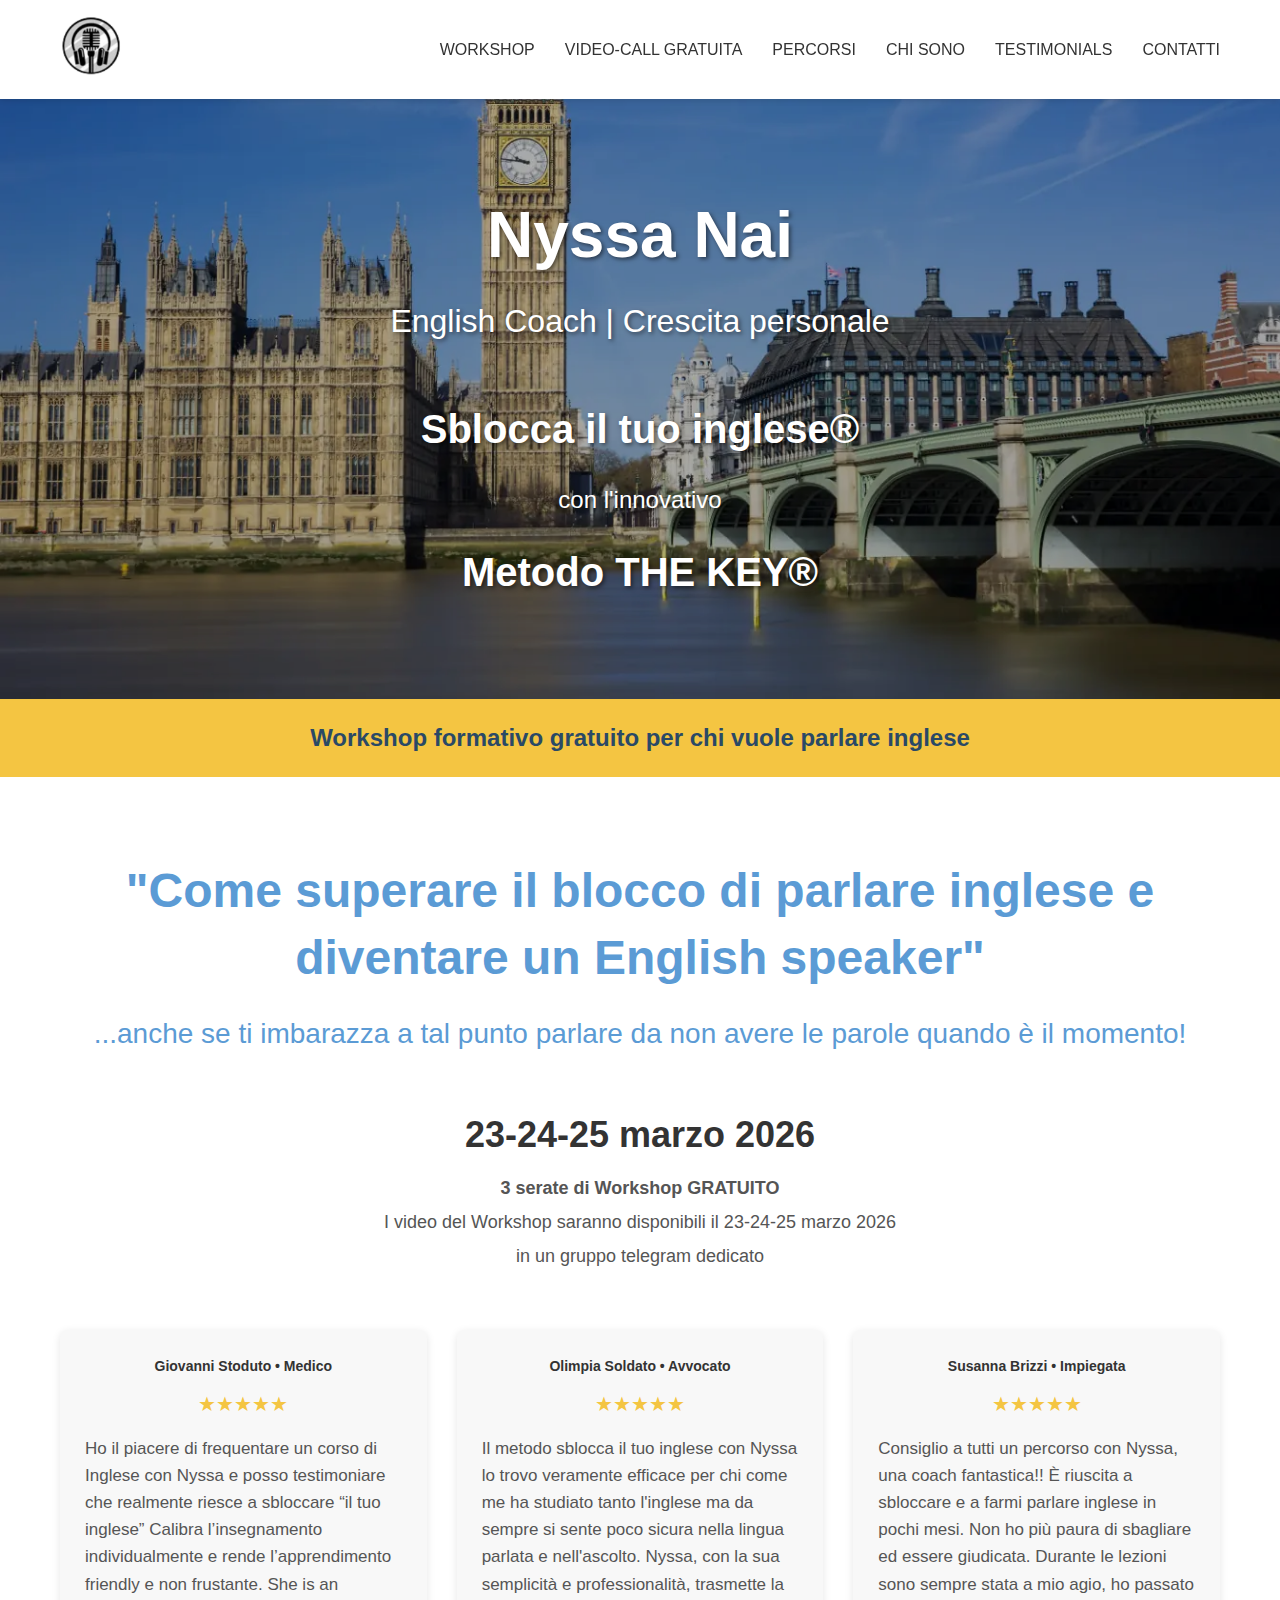
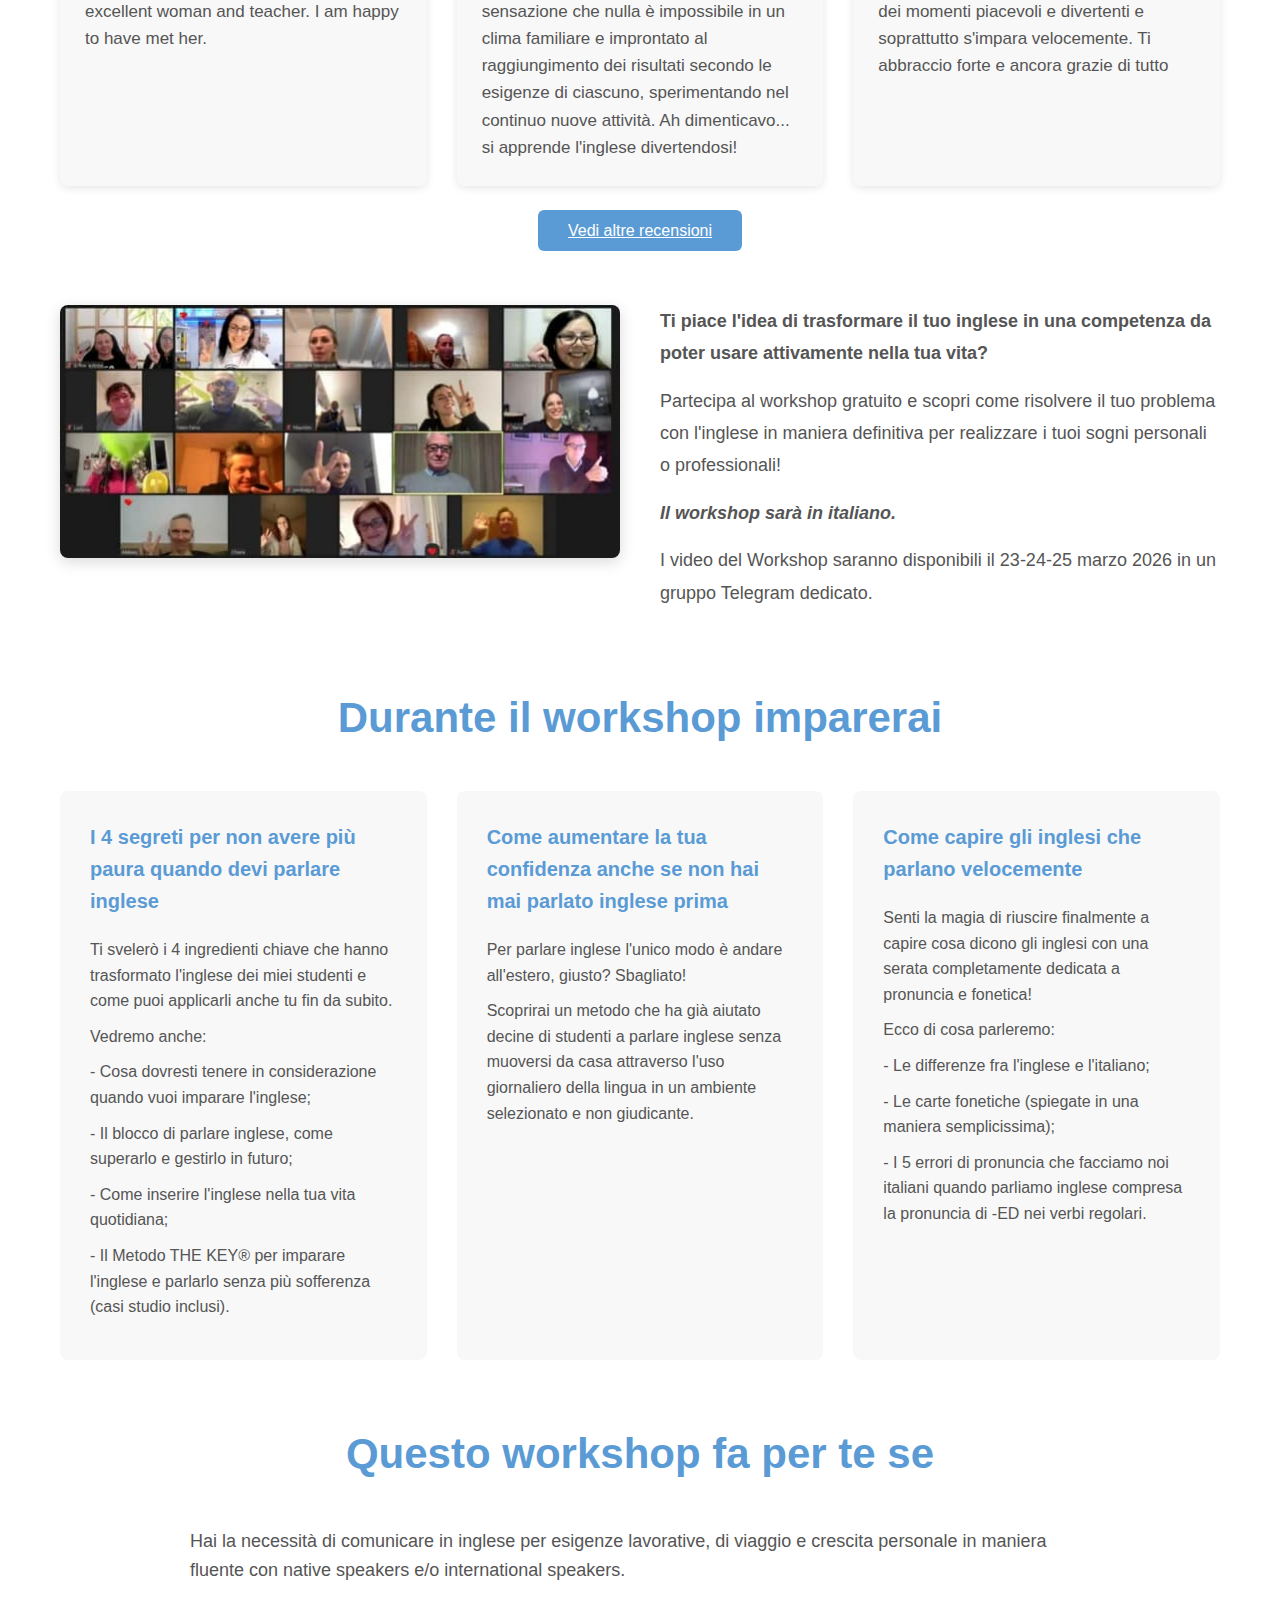
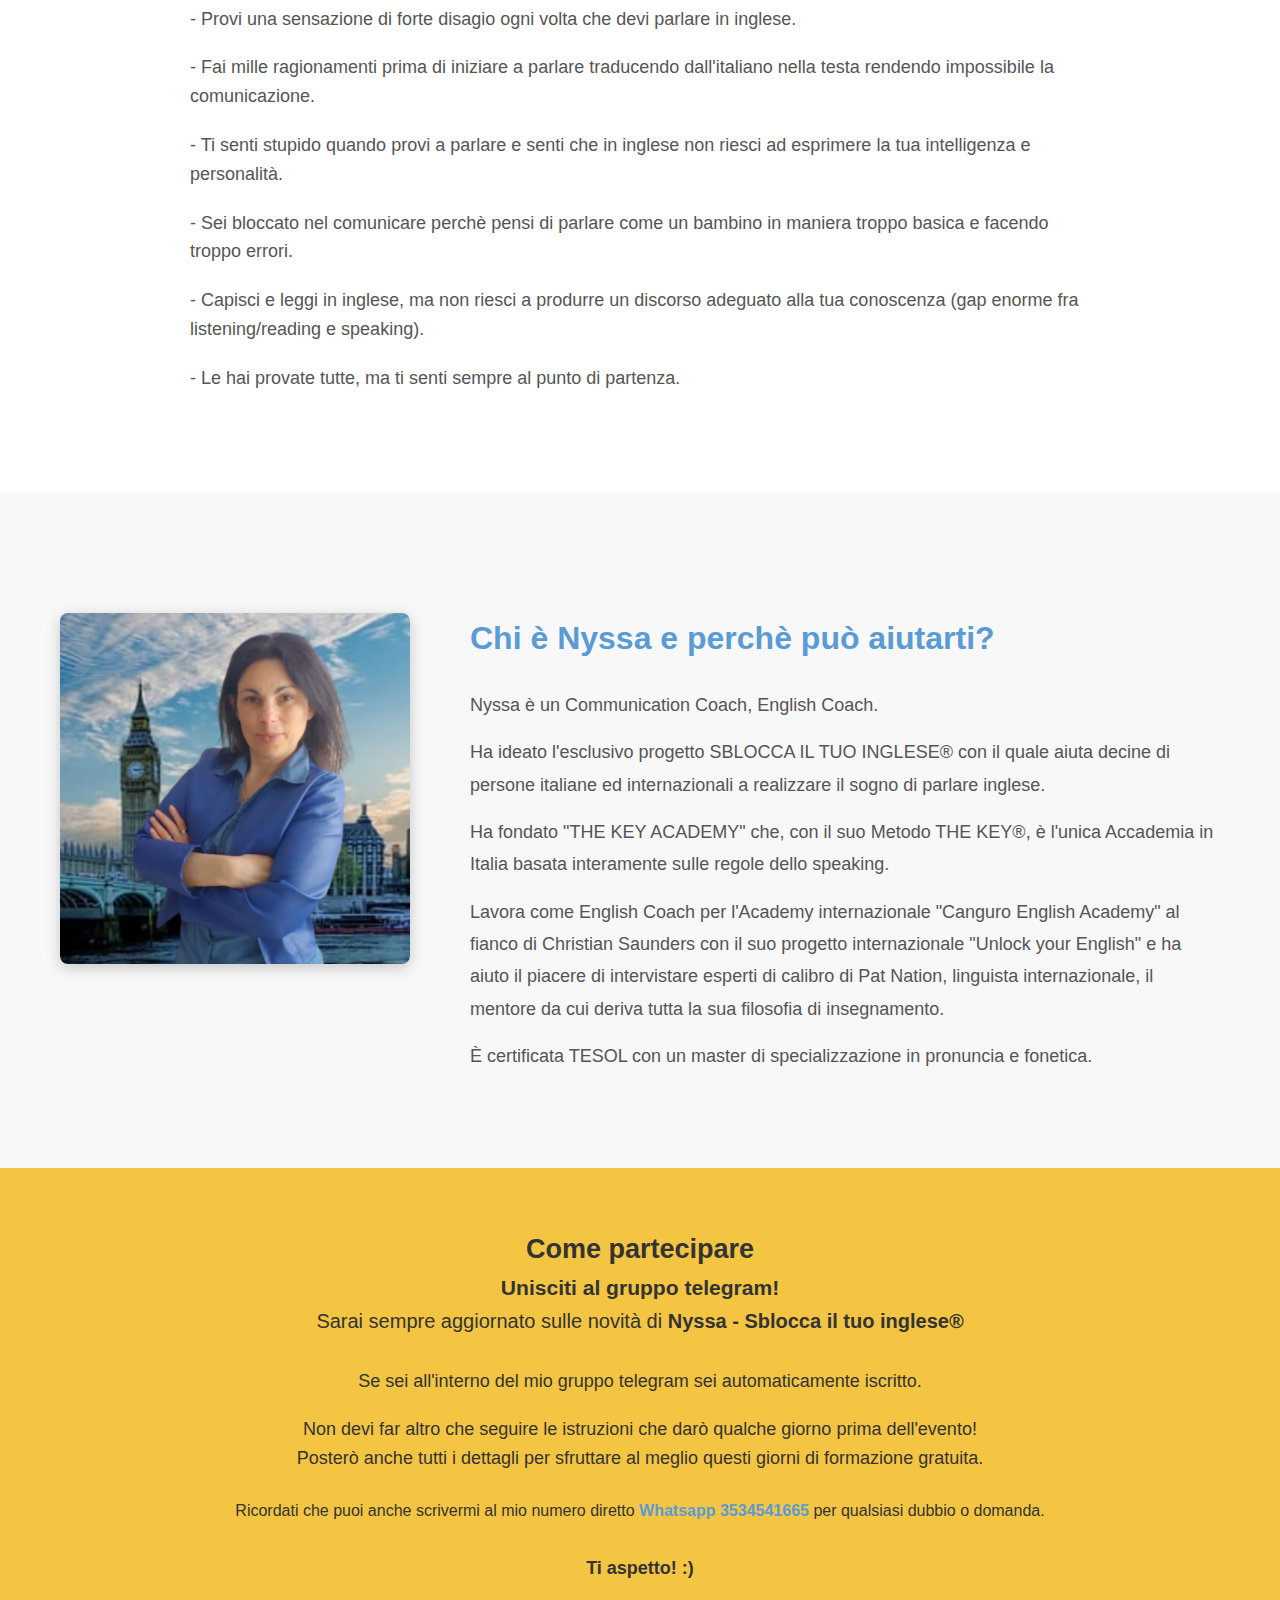
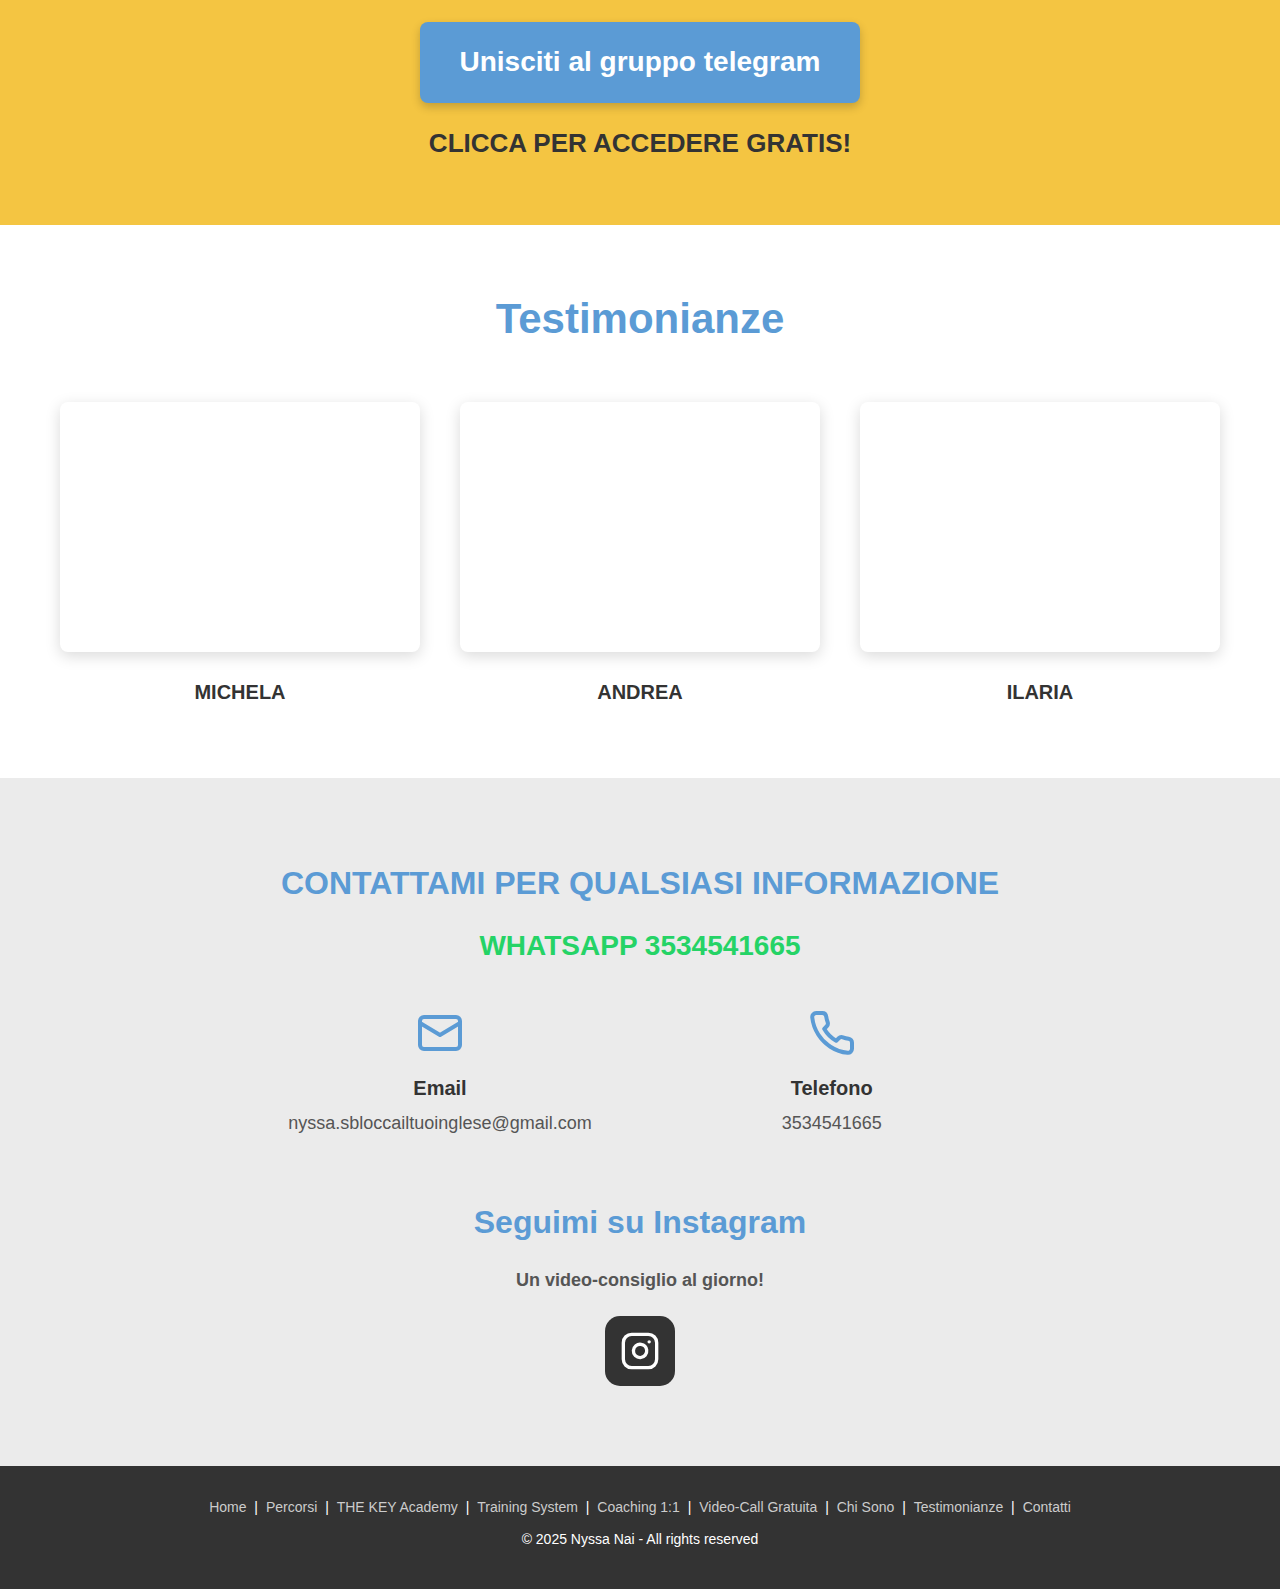
<file: index.html>
<!DOCTYPE html>
<html lang="it">
<head>
    <meta charset="UTF-8">
    <meta name="viewport" content="width=device-width, initial-scale=1.0">
    <link rel="preload" href="styles/styles.css" as="style">
    <title>Nyssa Nai - English Coach | Sblocca il tuo inglese</title>
    <!-- SEO Meta Tags -->
    <meta name="description" content="Sblocca il tuo Inglese® con Nyssa Nai, English Coach certificata TESOL. Il Metodo THE KEY® ti aiuta a parlare inglese con fluidità. Workshop gratuito disponibile.">
    <meta name="keywords" content="English coach, sblocca il tuo inglese, metodo THE KEY, imparare inglese, coaching inglese, parlare inglese, blocco inglese, Nyssa Nai">
    <meta name="author" content="Nyssa Nai">
    <meta name="robots" content="index, follow">
    <meta name="language" content="it">
    <link rel="canonical" href="https://sbloccailtuoinglese.it/">
    <link rel="stylesheet" href="https://cdnjs.cloudflare.com/ajax/libs/font-awesome/6.5.0/css/all.min.css">
    <!-- Preconnect for performance -->
    <link rel="preconnect" href="https://cdnjs.cloudflare.com">
    <link rel="preconnect" href="https://www.youtube.com">
    <link rel="preconnect" href="https://fonts.googleapis.com">

    <!-- Favicon -->
    <link rel="icon" type="image/x-icon" href="favicon.png">
    <link rel="shortcut icon" type="image/x-icon" href="favicon.png">
    <link rel="apple-touch-icon" href="favicon.png">

    <!-- Open Graph / Facebook -->
    <meta property="og:type" content="website">
    <meta property="og:url" content="https://sbloccailtuoinglese.it/">
    <meta property="og:title" content="Nyssa Nai - English Coach | Sblocca il tuo Inglese®">
    <meta property="og:description" content="Supera il blocco di parlare inglese con il Metodo THE KEY® di Nyssa Nai. Workshop gratuito, coaching 1:1 e percorsi personalizzati per diventare un English speaker fluente.">
    <meta property="og:image" content="https://sbloccailtuoinglese.it/styles/images/hero-bg.jpg">
    <meta property="og:image:width" content="1200">
    <meta property="og:image:height" content="630">
    <meta property="og:site_name" content="Nyssa Nai - Sblocca il tuo Inglese®">
    <meta property="og:locale" content="it_IT">

    <!-- Twitter Card -->
    <meta name="twitter:card" content="summary_large_image">
    <meta name="twitter:url" content="https://sbloccailtuoinglese.it/">
    <meta name="twitter:title" content="Nyssa Nai - English Coach | Sblocca il tuo Inglese®">
    <meta name="twitter:description" content="Supera il blocco di parlare inglese con il Metodo THE KEY® di Nyssa Nai. Workshop gratuito, coaching 1:1 e percorsi personalizzati per diventare un English speaker fluente.">
    <meta name="twitter:image" content="https://sbloccailtuoinglese.it/styles/images/hero-bg.jpg">
    <link rel="stylesheet" href="styles/styles.css">

    <!-- Structured Data -->
    <script type="application/ld+json">
    {
      "@context": "https://schema.org",
      "@graph": [
        {
          "@type": "EducationalOrganization",
          "@id": "https://sbloccailtuoinglese.it/#organization",
          "name": "THE KEY Academy – Sblocca il tuo Inglese®",
          "url": "https://sbloccailtuoinglese.it/",
          "logo": "https://sbloccailtuoinglese.it/styles/images/logo.png",
          "description": "L'unica Academy in Italia basata completamente sulle regole dello speaking. Metodo THE KEY® di Nyssa Nai per parlare inglese con sicurezza.",
          "founder": {
            "@type": "Person",
            "name": "Nyssa Nai"
          },
          "contactPoint": {
            "@type": "ContactPoint",
            "telephone": "+39-353-454-1665",
            "contactType": "customer service",
            "availableLanguage": ["Italian", "English"]
          },
          "sameAs": [
            "https://www.instagram.com/nyssa.sbloccailtuoinglese/",
            "https://t.me/sbloccailtuoinglese"
          ]
        },
        {
          "@type": "Event",
          "@id": "https://sbloccailtuoinglese.it/#workshop-marzo-2026",
          "name": "Workshop Gratuito – Sblocca il tuo Inglese®",
          "description": "3 serate di Workshop GRATUITO per imparare come superare il blocco di parlare inglese e diventare un English speaker.",
          "startDate": "2026-03-23",
          "endDate": "2026-03-25",
          "eventStatus": "https://schema.org/EventScheduled",
          "eventAttendanceMode": "https://schema.org/OnlineEventAttendanceMode",
          "location": {
            "@type": "VirtualLocation",
            "url": "https://t.me/sbloccailtuoinglese"
          },
          "organizer": {
            "@id": "https://sbloccailtuoinglese.it/#organization"
          },
          "isAccessibleForFree": true,
          "offers": {
            "@type": "Offer",
            "price": "0",
            "priceCurrency": "EUR",
            "availability": "https://schema.org/InStock",
            "url": "https://t.me/sbloccailtuoinglese"
          }
        },
        {
          "@type": "AggregateRating",
          "@id": "https://sbloccailtuoinglese.it/#aggregate-rating",
          "itemReviewed": {
            "@id": "https://sbloccailtuoinglese.it/#organization"
          },
          "ratingValue": "5",
          "bestRating": "5",
          "ratingCount": "3"
        }
      ]
    }
    </script>
</head>
<body>
    <!-- Header -->
<header>
    <nav class="navbar">
        <div class="container">
            <div class="logo">
                <img src="styles/images/logo.png" fetchpriority="high" alt="Nyssa Nai – English Coach Logo" width="206" height="200">
            </div>
            <button class="mobile-menu-toggle" aria-label="Toggle menu">
                <span></span>
                <span></span>
                <span></span>
            </button>
<ul class="nav-menu">
    <li><a href="index.html#workshop">WORKSHOP</a></li>
    <li><a href="call.html">VIDEO-CALL GRATUITA</a></li>
    <li><a href="percorsi.html">PERCORSI</a></li>
    <li><a href="info.html">CHI SONO</a></li>
    <li><a href="testimonials.html">TESTIMONIALS</a></li>
    <li><a href="contatti.html">CONTATTI</a></li>
</ul>
        </div>
    </nav>
</header>

    <!-- Hero Section -->
    <section class="hero">
        <div class="hero-overlay"></div>
        <div class="hero-content">
            <h1 class="hero-h1-seo">Nyssa Nai<span class="visually-hidden"> – English Coach | Sblocca il tuo Inglese® con il Metodo THE KEY®</span></h1>
            <h2>English Coach | Crescita personale</h2>
            <div class="hero-text">
                <h3>Sblocca il tuo inglese®</h3>
                <p class="subtitle">con l'innovativo</p>
                <h3>Metodo THE KEY®</h3>
            </div>
        </div>
    </section>
<section class="yellow-banner">
    <div class="container">
        <p>Workshop formativo gratuito per chi vuole parlare inglese</p>
    </div>
</section>
    <!-- Main Content -->
    <main>
        <!-- Quote Section -->
        <section class="quote-section">
            <div class="container">
                <h2 class="main-quote">"Come superare il blocco di parlare inglese e diventare un English speaker"</h2>
                <p class="sub-quote">...anche se ti imbarazza a tal punto parlare da non avere le parole quando è il momento!</p>
                
                <div class="workshop-dates">
                    <h3>23-24-25 marzo 2026</h3>
                    <p class="workshop-subtitle">3 serate di Workshop GRATUITO</p>
                    <p>I video del Workshop saranno disponibili il 23-24-25 marzo 2026</p>
                    <p>in un gruppo telegram dedicato</p>
                </div>

                <!-- Reviews Section -->
                <div class="reviews-section">
                    <div class="reviews-container">
                        <div class="review-card active">
                            <div class="review-header">Giovanni Stoduto • Medico</div>
                            <div class="review-stars">★★★★★</div>
                            <p class="review-text">Ho il piacere di frequentare un corso di Inglese con Nyssa e posso testimoniare che realmente riesce a sbloccare “il tuo inglese” Calibra l’insegnamento individualmente e rende l’apprendimento friendly e non frustante. She is an excellent woman and teacher. I am happy to have met her.</p>
                        </div>
                        <div class="review-card active">
                            <div class="review-header">Olimpia Soldato • Avvocato</div>
                            <div class="review-stars">★★★★★</div>
                            <p class="review-text">Il metodo sblocca il tuo inglese con Nyssa lo trovo veramente efficace per chi come me ha studiato tanto l'inglese ma da sempre si sente poco sicura nella lingua parlata e nell'ascolto. Nyssa, con la sua semplicità e professionalità, trasmette la sensazione che nulla è impossibile in un clima familiare e improntato al raggiungimento dei risultati secondo le esigenze di ciascuno, sperimentando nel continuo nuove attività. Ah dimenticavo... si apprende l'inglese divertendosi!</p>
                        </div>
                        <div class="review-card active">
                            <div class="review-header">Susanna Brizzi • Impiegata</div>
                            <div class="review-stars">★★★★★</div>
                            <p class="review-text">Consiglio a tutti un percorso con Nyssa, una coach fantastica!! È riuscita a sbloccare e a farmi parlare inglese in pochi mesi. Non ho più paura di sbagliare ed essere giudicata. Durante le lezioni sono sempre stata a mio agio, ho passato dei momenti piacevoli e divertenti e soprattutto s'impara velocemente. Ti abbraccio forte e ancora grazie di tutto</p>
                        </div>
                    </div>
                    <a class="reviews-nav" id="nextReviews" href="https://share.google/ejRrbZAzJ6LS2qFBB" target="_blank" rel="noopener noreferrer">Vedi altre recensioni</a>
                </div>

                <!-- Workshop Info Grid -->
                <div class="workshop-info-grid">
                    <div class="workshop-photo">
                        <img src="styles/images/workshop.jpg" alt="Workshop gratuito Sblocca il tuo Inglese con Nyssa Nai" loading="lazy" width="561" height="254">
                    </div>
                    <div class="workshop-description">
                        <p class="workshop-intro">Ti piace l'idea di trasformare il tuo inglese in una competenza da poter usare attivamente nella tua vita?</p>
                        <p>Partecipa al workshop gratuito e scopri come risolvere il tuo problema con l'inglese in maniera definitiva per realizzare i tuoi sogni personali o professionali!</p>
                        <p class="workshop-note"><strong>Il workshop sarà in italiano.</strong></p>
                        <p>I video del Workshop saranno disponibili il 23-24-25 marzo 2026 in un gruppo Telegram dedicato.</p>
                    </div>
                </div>

                <!-- Workshop Benefits -->
                <h2 class="section-title">Durante il workshop imparerai</h2>
                <div class="benefits-grid">
                    <div class="benefit-card">
                        <h3>I 4 segreti per non avere più paura quando devi parlare inglese</h3>
                        <ul>
                            <li>Ti svelerò i 4 ingredienti chiave che hanno trasformato l'inglese dei miei studenti e come puoi applicarli anche tu fin da subito.</li>
                            <li>Vedremo anche:</li>
                            <li>- Cosa dovresti tenere in considerazione quando vuoi imparare l'inglese;</li>
                            <li>- Il blocco di parlare inglese, come superarlo e gestirlo in futuro;</li>
                            <li>- Come inserire l'inglese nella tua vita quotidiana;</li>
                            <li>- Il Metodo THE KEY®  per imparare l'inglese e parlarlo senza più sofferenza (casi studio inclusi).</li>
                        </ul>
                    </div>
                    <div class="benefit-card">
                        <h3>Come aumentare la tua confidenza anche se non hai mai parlato inglese prima</h3>
                        <ul>
                            <li>Per parlare inglese l'unico modo è andare all'estero, giusto? Sbagliato!</li>
                            <li>Scoprirai un metodo che ha già aiutato decine di studenti a parlare inglese senza muoversi da casa attraverso l'uso giornaliero della lingua in un ambiente selezionato e non giudicante.</li>
                        </ul>
                    </div>
                    <div class="benefit-card">
                        <h3>Come capire gli inglesi che parlano velocemente</h3>
                        <ul>
                            <li>Senti la magia di riuscire finalmente a capire cosa dicono gli inglesi con una serata completamente dedicata a pronuncia e fonetica! </li>
                            <li>Ecco di cosa parleremo:</li>
                            <li>- Le differenze fra l'inglese e l'italiano;</li>
                            <li>- Le carte fonetiche (spiegate in una maniera semplicissima);</li>
                            <li>- I 5 errori di pronuncia che facciamo noi italiani quando parliamo inglese compresa la pronuncia di -ED nei verbi regolari.</li>
                        </ul>
                    </div>
                </div>

                <!-- Workshop Benefits List -->
                <h2 class="section-title">Questo workshop fa per te se</h2>
                <div class="benefits-list">
                    <div class="benefit-item">
                        <p>Hai la necessità di comunicare in inglese per esigenze lavorative, di viaggio e crescita personale in maniera fluente con native speakers e/o international speakers.</p>
                    </div>
                    <div class="benefit-item">
                        <p>- Provi una sensazione di forte disagio ogni volta che devi parlare in inglese.</p>
                    </div>
                    <div class="benefit-item">
                        <p>- Fai mille ragionamenti prima di iniziare a parlare traducendo dall'italiano nella testa rendendo impossibile la comunicazione.</p>
                    </div>
                    <div class="benefit-item">
                        <p>- Ti senti stupido quando provi a parlare e senti che in inglese non riesci ad esprimere la tua intelligenza e personalità.</p>
                    </div>
                    <div class="benefit-item">
                        <p>- Sei bloccato nel comunicare perchè pensi di parlare come un bambino in maniera troppo basica e facendo troppo errori.</p>
                    </div>
                    <div class="benefit-item">
                        <p>- Capisci e leggi in inglese, ma non riesci a produrre un discorso adeguato alla tua conoscenza (gap enorme fra listening/reading e speaking).</p>
                    </div>
                    <div class="benefit-item">
                        <p>- Le hai provate tutte, ma ti senti sempre al punto di partenza.</p>
                    </div>
                </div>
            </div>
        </section>

        <!-- About Section -->
        <section class="about-section">
            <div class="container">
                <div class="about-content">
                    <div class="about-image">
                        <img src="styles/images/nyssa-photo.jpg" alt="Nyssa Nai English Coach certificata TESOL, fondatrice di THE KEY Academy" loading="lazy" width="1536" height="1541">
                    </div>
                    <div class="about-text">
                        <h2>Chi è Nyssa e perchè può aiutarti?</h2>
                        <p>Nyssa è un Communication Coach, English Coach.</p>
                        <p>Ha ideato l'esclusivo progetto SBLOCCA IL TUO INGLESE® con il quale aiuta decine di persone italiane ed internazionali a realizzare il sogno di parlare inglese.</p>
                        <p>Ha fondato "THE KEY ACADEMY" che, con il suo Metodo THE KEY®, è l'unica Accademia in Italia basata interamente sulle regole dello speaking.</p>
                        <p>Lavora come English Coach per l'Academy internazionale "Canguro English Academy" al fianco di Christian Saunders con il suo progetto internazionale "Unlock your English" e ha aiuto il piacere di intervistare esperti di calibro di Pat Nation, linguista internazionale, il mentore da cui deriva tutta la sua filosofia di insegnamento.</p>
                        <p>È certificata TESOL con un master di specializzazione in pronuncia e fonetica.</p>
                    </div>
                </div>
            </div>
        </section>

        <!-- CTA Section -->
        <section class="cta-section">
            <div class="container">
                <h2>Come partecipare</h2>
                <h3>Unisciti al gruppo telegram!</h3>
                <p class="cta-text">Sarai sempre aggiornato sulle novità di <strong>Nyssa - Sblocca il tuo inglese®</strong></p>
                <p class="telegram-info">Se sei all'interno del mio gruppo telegram sei automaticamente iscritto.</p>
                <p>Non devi far altro che seguire le istruzioni che darò qualche giorno prima dell'evento!</p>
                <p>Posterò anche tutti i dettagli per sfruttare al meglio questi giorni di formazione gratuita.</p>
                <p class="whatsapp-note">Ricordati che puoi anche scrivermi al mio numero diretto <a href="https://wa.me/393534541665" class="whatsapp-link">Whatsapp 3534541665</a> per qualsiasi dubbio o domanda.</p>
                <p class="closing">Ti aspetto! :)</p>
                
                <div class="telegram-button">
                    <a href="https://t.me/sbloccailtuoinglese" class="btn-telegram">Unisciti al gruppo telegram</a>
                    <p class="access-text">CLICCA PER ACCEDERE GRATIS!</p>
                </div>
            </div>
        </section>

        <!-- Testimonials Section -->
<section class="testimonials-section" id="testimonials">
    <div class="container">
        <h2 class="section-title">Testimonianze</h2>
        <div class="testimonials-grid">
            <div class="testimonial-video">
                <iframe title="Testimonianza di Michela" src="https://www.youtube.com/embed/7eu2QZz44wA" loading="lazy" frameborder="0" allow="accelerometer; autoplay; clipboard-write; encrypted-media; gyroscope; picture-in-picture" allowfullscreen></iframe>
                <p class="testimonial-name">MICHELA</p>
            </div>
            <div class="testimonial-video">
                <iframe title="Testimonianza di Andrea" src="https://www.youtube.com/embed/yu74AIRpBsU" loading="lazy" frameborder="0" allow="accelerometer; autoplay; clipboard-write; encrypted-media; gyroscope; picture-in-picture" allowfullscreen></iframe>
                <p class="testimonial-name">ANDREA</p>
            </div>
            <div class="testimonial-video">
                <iframe title="Testimonianza di Ilaria" src="https://www.youtube.com/embed/ew3huFExFuM" loading="lazy" frameborder="0" allow="accelerometer; autoplay; clipboard-write; encrypted-media; gyroscope; picture-in-picture" allowfullscreen></iframe>
                <p class="testimonial-name">ILARIA</p>
            </div>
        </div>
    </div>
</section>

<!-- Contact Section -->
<section class="contact-section" id="contatti">
    <div class="container">
        <h2>CONTATTAMI PER QUALSIASI INFORMAZIONE</h2>
        <h3 class="whatsapp-title">WHATSAPP 3534541665</h3>
        
        <div class="contact-info">
            <div class="contact-item">
                <div class="contact-icon">
                    <svg xmlns="http://www.w3.org/2000/svg" width="48" height="48" viewBox="0 0 24 24" fill="none" stroke="currentColor" stroke-width="2" stroke-linecap="round" stroke-linejoin="round">
                        <rect x="2" y="4" width="20" height="16" rx="2"></rect>
                        <path d="m2 7 10 6 10-6"></path>
                    </svg>
                </div>
                <p class="contact-label">Email</p>
                <p class="contact-detail">nyssa.sbloccailtuoinglese@gmail.com</p>
            </div>
            <div class="contact-item">
                <div class="contact-icon">
                    <svg xmlns="http://www.w3.org/2000/svg" width="48" height="48" viewBox="0 0 24 24" fill="none" stroke="currentColor" stroke-width="2" stroke-linecap="round" stroke-linejoin="round">
                        <path d="M22 16.92v3a2 2 0 0 1-2.18 2 19.79 19.79 0 0 1-8.63-3.07 19.5 19.5 0 0 1-6-6 19.79 19.79 0 0 1-3.07-8.67A2 2 0 0 1 4.11 2h3a2 2 0 0 1 2 1.72 12.84 12.84 0 0 0 .7 2.81 2 2 0 0 1-.45 2.11L8.09 9.91a16 16 0 0 0 6 6l1.27-1.27a2 2 0 0 1 2.11-.45 12.84 12.84 0 0 0 2.81.7A2 2 0 0 1 22 16.92z"></path>
                    </svg>
                </div>
                <p class="contact-label">Telefono</p>
                <p class="contact-detail">3534541665</p>
            </div>
        </div>
        
        <div class="social-section">
                <h2 class="section-title">Seguimi su Instagram</h2>
                <p class="centered-text"><strong>Un video-consiglio al giorno!</strong></p>
                <a href="https://www.instagram.com/nyssa.sbloccailtuoinglese/" class="instagram-link">
                    <svg xmlns="http://www.w3.org/2000/svg" width="48" height="48" viewBox="0 0 24 24" fill="none" stroke="currentColor" stroke-width="2" stroke-linecap="round" stroke-linejoin="round">
                        <rect x="2" y="2" width="20" height="20" rx="5" ry="5"></rect>
                        <path d="M16 11.37A4 4 0 1 1 12.63 8 4 4 0 0 1 16 11.37z"></path>
                        <line x1="17.5" y1="6.5" x2="17.51" y2="6.5"></line>
                    </svg>
                </a>
        </div>
    </div>
</section>
    </main>

    <footer>
        <div class="container">
            <nav class="footer-nav" aria-label="Footer navigation">
                <a href="index.html">Home</a> |
                <a href="percorsi.html">Percorsi</a> |
                <a href="academy.html">THE KEY Academy</a> |
                <a href="key.html">Training System</a> |
                <a href="1-1.html">Coaching 1:1</a> |
                <a href="call.html">Video-Call Gratuita</a> |
                <a href="info.html">Chi Sono</a> |
                <a href="testimonials.html">Testimonianze</a> |
                <a href="contatti.html">Contatti</a>
            </nav>
            <p>&copy; 2025 Nyssa Nai - All rights reserved</p>
        </div>
    </footer>
    <script>
    const mobileMenuToggle = document.querySelector('.mobile-menu-toggle');
    const navMenu = document.querySelector('.nav-menu');
    
    mobileMenuToggle.addEventListener('click', () => {
        navMenu.classList.toggle('active');
        mobileMenuToggle.classList.toggle('active');
    });
    
    // Close menu when clicking on a link
    document.querySelectorAll('.nav-menu a').forEach(link => {
        link.addEventListener('click', () => {
            navMenu.classList.remove('active');
            mobileMenuToggle.classList.remove('active');
        });
    });
</script>
</body>

</html>
</file>
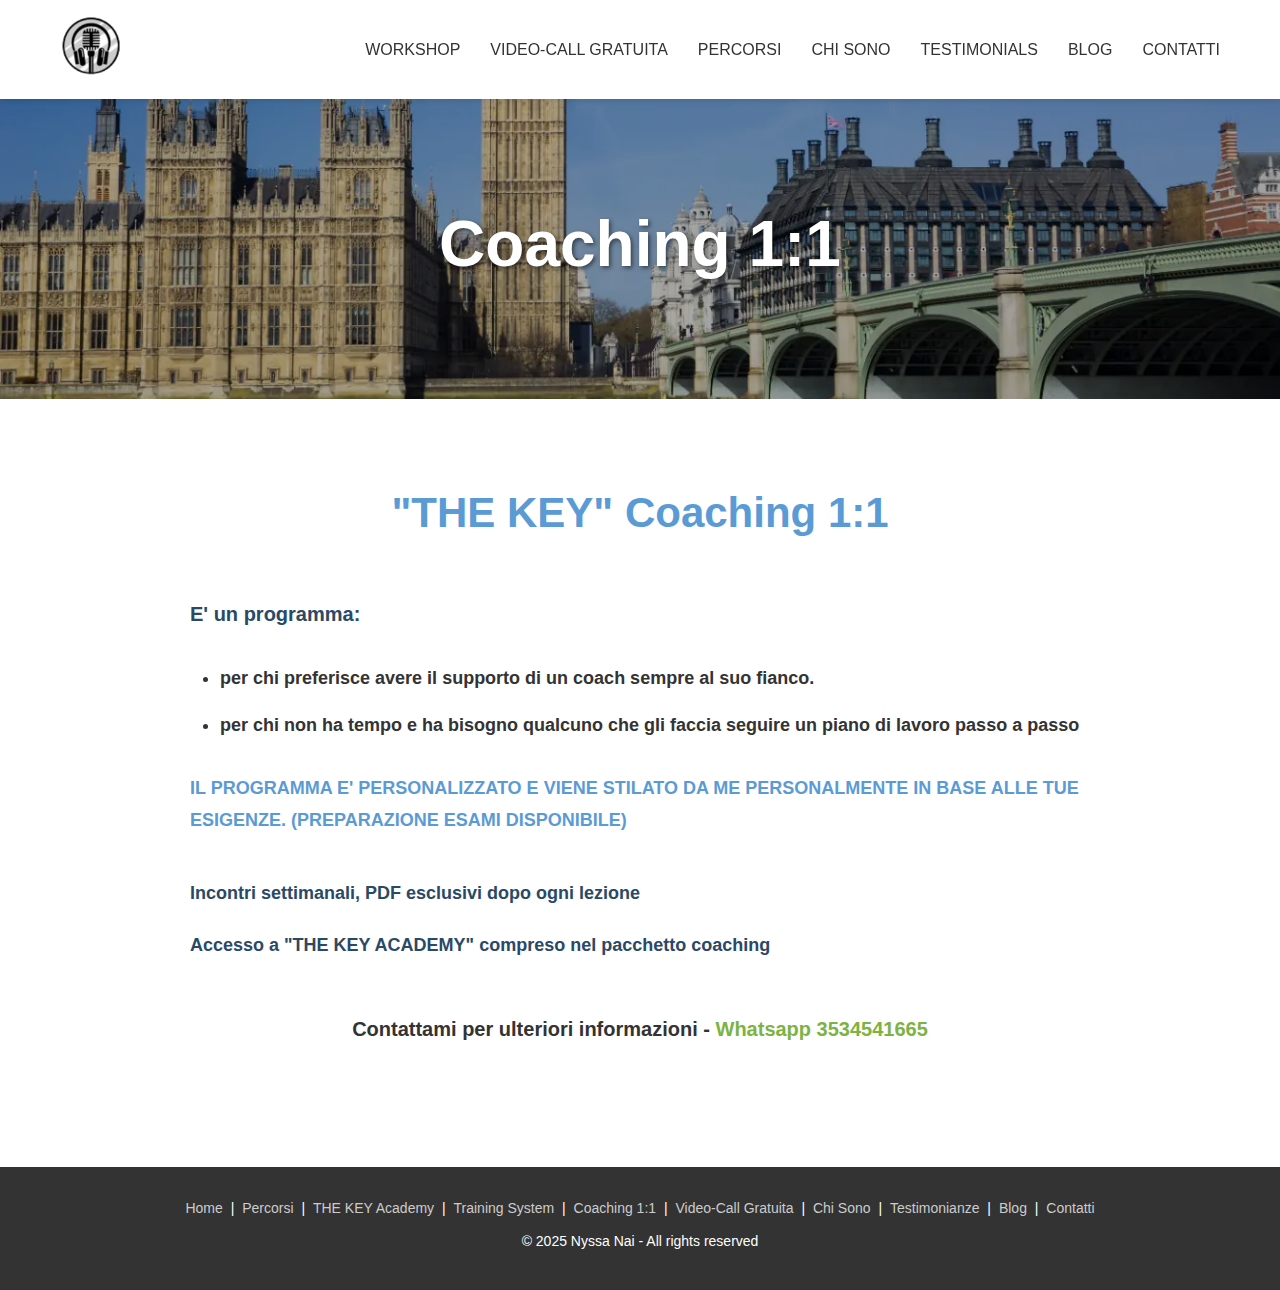
<file: 1-1.html>
<!DOCTYPE html>
<html lang="it">
<head>
    <meta charset="UTF-8">
    <meta name="viewport" content="width=device-width, initial-scale=1.0">
    <title>Coaching 1:1 con Nyssa Nai</title>
    <!-- SEO Meta Tags -->
    <meta name="description" content="Sessioni di coaching inglese 1:1 con Nyssa Nai, English Coach certificata TESOL. Percorso personalizzato per superare il blocco del parlato e raggiungere la fluenza in inglese.">
    <meta name="keywords" content="coaching 1:1 inglese, lezioni private inglese, English coach 1 a 1, sessioni private inglese, Nyssa Nai coaching privato">
    <meta name="author" content="Nyssa Nai">
    <meta name="robots" content="index, follow">
    <meta name="language" content="Italian">
    <link rel="canonical" href="https://sbloccailtuoinglese.it/1-1.html">

    <!-- Preconnect for performance -->
    <link rel="preconnect" href="https://cdnjs.cloudflare.com">
    <link rel="preconnect" href="https://www.youtube.com">


    <!-- Favicon -->
    <link rel="icon" type="image/x-icon" href="favicon.png">
    <link rel="shortcut icon" type="image/x-icon" href="favicon.png">
    <link rel="apple-touch-icon" href="favicon.png">


    <!-- Open Graph / Facebook -->
    <meta property="og:type" content="website">
    <meta property="og:url" content="https://sbloccailtuoinglese.it/1-1.html">
    <meta property="og:title" content="Coaching 1:1 con Nyssa Nai - Sessioni Private di Inglese">
    <meta property="og:description" content="Percorso di coaching inglese completamente personalizzato con Nyssa Nai. Sessioni 1:1 per superare il blocco del parlato e parlare inglese con sicurezza e naturalezza.">
    <meta property="og:image" content="https://sbloccailtuoinglese.it/styles/images/coaching-icon.png">
    <meta property="og:image:width" content="1200">
    <meta property="og:image:height" content="630">
    <meta property="og:site_name" content="Nyssa Nai - Sblocca il tuo Inglese®">
    <meta property="og:locale" content="it_IT">

    <!-- Twitter Card -->
    <meta name="twitter:card" content="summary_large_image">
    <meta name="twitter:url" content="https://sbloccailtuoinglese.it/1-1.html">
    <meta name="twitter:title" content="Coaching 1:1 con Nyssa Nai - Sessioni Private di Inglese">
    <meta name="twitter:description" content="Percorso di coaching inglese completamente personalizzato con Nyssa Nai. Sessioni 1:1 per superare il blocco del parlato e parlare inglese con sicurezza e naturalezza.">
    <meta name="twitter:image" content="https://sbloccailtuoinglese.it/styles/images/coaching-icon.png">
    <link rel="stylesheet" href="styles/styles.css">
    <!-- Structured Data -->
    <script type="application/ld+json">
    {
      "@context": "https://schema.org",
      "@type": "Course",
      "name": "THE KEY Coaching 1:1",
      "description": "Percorso di coaching inglese completamente personalizzato con Nyssa Nai. Incontri settimanali, PDF esclusivi e accesso a THE KEY Academy incluso.",
      "provider": {
        "@type": "EducationalOrganization",
        "name": "THE KEY Academy – Sblocca il tuo Inglese®",
        "url": "https://sbloccailtuoinglese.it/"
      },
      "url": "https://sbloccailtuoinglese.it/1-1.html",
      "inLanguage": "it"
    }
    </script>
    <!-- Google tag (gtag.js) -->
<script async src="https://www.googletagmanager.com/gtag/js?id=G-D8K2WKH8LR"></script>
<script>
  window.dataLayer = window.dataLayer || [];
  function gtag(){dataLayer.push(arguments);}
  gtag('js', new Date());

  gtag('config', 'G-D8K2WKH8LR');
</script>
</head>
<body>
    <!-- Header -->
    <header>
        <nav class="navbar">
            <div class="container">
                <div class="logo">
                    <img src="styles/images/logo.png" alt="Nyssa Nai – English Coach Logo" width="206" height="200">
                </div>
                <button class="mobile-menu-toggle" aria-label="Toggle menu">
                    <span></span>
                    <span></span>
                    <span></span>
                </button>
                <ul class="nav-menu">
                    <li><a href="index.html#workshop">WORKSHOP</a></li>
                    <li><a href="call.html">VIDEO-CALL GRATUITA</a></li>
                    <li><a href="percorsi.html">PERCORSI</a></li>
                    <li><a href="info.html">CHI SONO</a></li>
                    <li><a href="testimonials.html">TESTIMONIALS</a></li>
                    <li><a href="blog.html">BLOG</a></li>
                    <li><a href="contatti.html">CONTATTI</a></li>
                </ul>
            </div>
        </nav>
    </header>

    <!-- Hero Section -->
    <section class="hero percorsi-hero">
        <div class="hero-overlay"></div>
        <div class="hero-content">
            <h1>Coaching 1:1</h1>
        </div>
    </section>

    <!-- Main Content -->
    <main>
        <!-- Coaching Description Section -->
        <section class="coaching-description-section">
            <div class="container">
                <h2 class="coaching-main-title">"THE KEY" Coaching 1:1</h2>
                
                <div class="coaching-intro">
                    <p class="coaching-intro-title">E' un programma:</p>
                    
                    <ul class="coaching-list">
                        <li><strong>per chi preferisce avere il supporto di un coach sempre al suo fianco.</strong></li>
                        <li><strong>per chi non ha tempo e ha bisogno qualcuno che gli faccia seguire un piano di lavoro passo a passo</strong></li>
                    </ul>
                    
                    <p class="coaching-highlight">IL PROGRAMMA E' PERSONALIZZATO E VIENE STILATO DA ME PERSONALMENTE IN BASE ALLE TUE ESIGENZE. (PREPARAZIONE ESAMI DISPONIBILE)</p>
                </div>

                <div class="coaching-details">
                    <p><strong>Incontri settimanali, PDF esclusivi dopo ogni lezione</strong></p>
                    
                    <p><strong>Accesso a "THE KEY ACADEMY" compreso nel pacchetto coaching</strong></p>
                </div>

                <div class="coaching-cta">
                    <p class="coaching-contact-title">Contattami per ulteriori informazioni - <a href="https://wa.me/393534541665" class="whatsapp-link-green">Whatsapp 3534541665</a></p>
                </div>
            </div>
        </section>
    </main>

    <footer>
        <div class="container">
            <nav class="footer-nav" aria-label="Footer navigation">
                <a href="index.html">Home</a> |
                <a href="percorsi.html">Percorsi</a> |
                <a href="academy.html">THE KEY Academy</a> |
                <a href="key.html">Training System</a> |
                <a href="1-1.html">Coaching 1:1</a> |
                <a href="call.html">Video-Call Gratuita</a> |
                <a href="info.html">Chi Sono</a> |
                <a href="testimonials.html">Testimonianze</a> |
                <a href="blog.html">Blog</a> |
                <a href="contatti.html">Contatti</a>
            </nav>
            <p>&copy; 2025 Nyssa Nai - All rights reserved</p>
        </div>
    </footer>

    <script>
        const mobileMenuToggle = document.querySelector('.mobile-menu-toggle');
        const navMenu = document.querySelector('.nav-menu');
        
        mobileMenuToggle.addEventListener('click', () => {
            navMenu.classList.toggle('active');
            mobileMenuToggle.classList.toggle('active');
        });
        
        document.querySelectorAll('.nav-menu a').forEach(link => {
            link.addEventListener('click', () => {
                navMenu.classList.remove('active');
                mobileMenuToggle.classList.remove('active');
            });
        });
    </script>
</body>
</html>
</file>
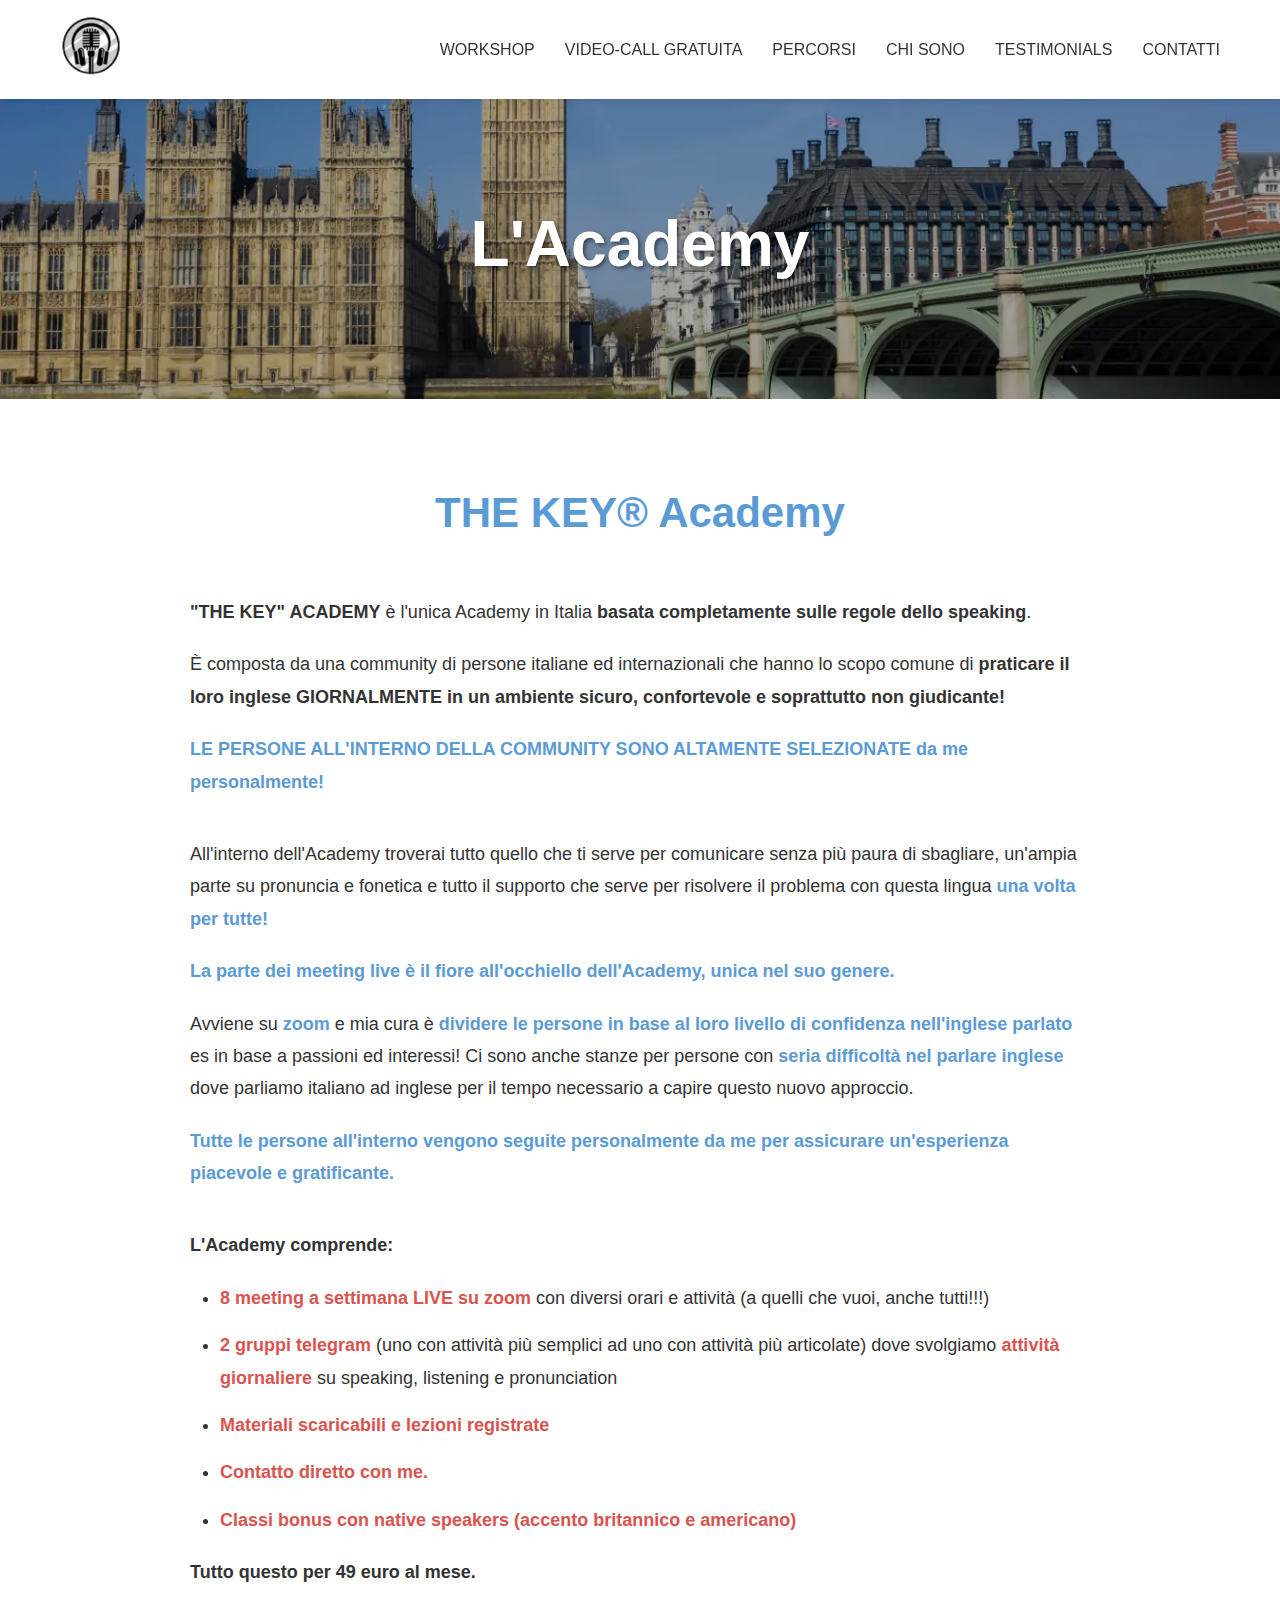
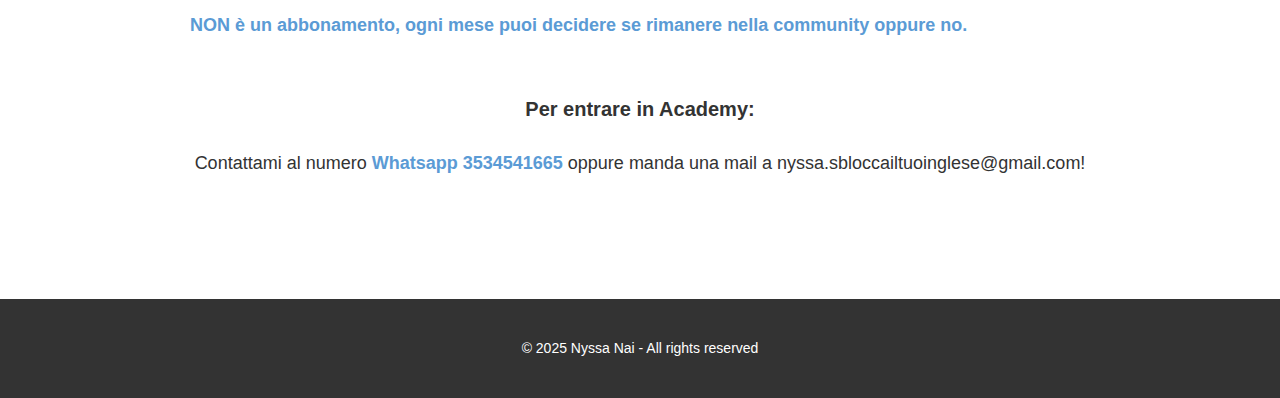
<file: academy.html>
<!DOCTYPE html>
<html lang="it">
<head>
    <meta charset="UTF-8">
    <meta name="viewport" content="width=device-width, initial-scale=1.0">
    <title>THE KEY Academy - Imparare Inglese con il Metodo THE KEY® | Nyssa Nai</title>
    <!-- SEO Meta Tags -->
    <meta name="description" content="THE KEY Academy è l'unica Accademia in Italia basata interamente sulle regole dello speaking. Scopri il Metodo THE KEY® di Nyssa Nai per parlare inglese con sicurezza.">
    <meta name="keywords" content="THE KEY Academy, accademia inglese, metodo THE KEY, speaking inglese, corsi inglese Italia, Nyssa Nai">
    <meta name="author" content="Nyssa Nai">
    <meta name="robots" content="index, follow">
    <meta name="language" content="Italian">
    <link rel="canonical" href="https://sbloccailtuoinglese.it/academy.html">

    <!-- Favicon -->
    <link rel="icon" type="image/x-icon" href="favicon.ico">
    <link rel="shortcut icon" type="image/x-icon" href="favicon.ico">

    <!-- Open Graph / Facebook -->
    <meta property="og:type" content="website">
    <meta property="og:url" content="https://sbloccailtuoinglese.it/academy.html">
    <meta property="og:title" content="THE KEY Academy | L'Accademia dello Speaking in Inglese">
    <meta property="og:description" content="THE KEY Academy: l'unica Accademia in Italia basata sulle regole dello speaking. Impara a parlare inglese con sicurezza grazie al Metodo THE KEY® di Nyssa Nai.">
    <meta property="og:image" content="https://sbloccailtuoinglese.it/styles/images/academy-icon.png">
    <meta property="og:image:width" content="1200">
    <meta property="og:image:height" content="630">
    <meta property="og:site_name" content="Nyssa Nai - Sblocca il tuo Inglese®">
    <meta property="og:locale" content="it_IT">

    <!-- Twitter Card -->
    <meta name="twitter:card" content="summary_large_image">
    <meta name="twitter:url" content="https://sbloccailtuoinglese.it/academy.html">
    <meta name="twitter:title" content="THE KEY Academy | L'Accademia dello Speaking in Inglese">
    <meta name="twitter:description" content="THE KEY Academy: l'unica Accademia in Italia basata sulle regole dello speaking. Impara a parlare inglese con sicurezza grazie al Metodo THE KEY® di Nyssa Nai.">
    <meta name="twitter:image" content="https://sbloccailtuoinglese.it/styles/images/academy-icon.png">
    <link rel="stylesheet" href="styles/styles.css">
</head>
<body>
    <!-- Header (same as other pages) -->
    <header>
        <nav class="navbar">
            <div class="container">
                <div class="logo">
                    <img src="styles/images/logo.png" alt="Nyssa Nai Logo">
                </div>
                <button class="mobile-menu-toggle" aria-label="Toggle menu">
                    <span></span>
                    <span></span>
                    <span></span>
                </button>
<ul class="nav-menu">
    <li><a href="index.html#workshop">WORKSHOP</a></li>
    <li><a href="call.html">VIDEO-CALL GRATUITA</a></li>
    <li><a href="percorsi.html">PERCORSI</a></li>
    <li><a href="info.html">CHI SONO</a></li>
    <li><a href="testimonials.html">TESTIMONIALS</a></li>
    <li><a href="contatti.html">CONTATTI</a></li>
</ul>
            </div>
        </nav>
    </header>

    <!-- Hero Section -->
    <section class="hero percorsi-hero">
        <div class="hero-overlay"></div>
        <div class="hero-content">
            <h1>L'Academy</h1>
        </div>
    </section>

    <!-- Main Content -->
    <main>
        <!-- Academy Description Section -->
        <section class="academy-description-section">
            <div class="container">
                <h2 class="academy-main-title">THE KEY® Academy</h2>
                
                <div class="academy-intro">
                    <p><strong>"THE KEY" ACADEMY</strong> è l'unica Academy in Italia <strong>basata completamente sulle regole dello speaking</strong>.</p>
                    
                    <p>È composta da una community di persone italiane ed internazionali che hanno lo scopo comune di <strong>praticare il loro inglese GIORNALMENTE in un ambiente sicuro, confortevole e soprattutto non giudicante!</strong></p>
                    
                    <p class="highlight-text"><strong>LE PERSONE ALL'INTERNO DELLA COMMUNITY SONO ALTAMENTE SELEZIONATE da me personalmente!</strong></p>
                </div>

                <div class="academy-details">
                    <p>All'interno dell'Academy troverai tutto quello che ti serve per comunicare senza più paura di sbagliare, un'ampia parte su pronuncia e fonetica e tutto il supporto che serve per risolvere il problema con questa lingua <strong>una volta per tutte!</strong></p>
                    
                    <p class="highlight-text"><strong>La parte dei meeting live è il fiore all'occhiello dell'Academy, unica nel suo genere.</strong></p>
                    
                    <p>Avviene su <strong>zoom</strong> e mia cura è <strong>dividere le persone in base al loro livello di confidenza nell'inglese parlato</strong> es in base a passioni ed interessi! Ci sono anche stanze per persone con <strong>seria difficoltà nel parlare inglese</strong> dove parliamo italiano ad inglese per il tempo necessario a capire questo nuovo approccio.</p>
                    
                    <p class="highlight-text"><strong>Tutte le persone all'interno vengono seguite personalmente da me per assicurare un'esperienza piacevole e gratificante.</strong></p>
                </div>

                <div class="academy-includes">
                    <p><strong>L'Academy comprende:</strong></p>
                    <ul>
                        <li><strong>8 meeting a settimana LIVE su zoom</strong> con diversi orari e attività (a quelli che vuoi, anche tutti!!!)</li>
                        <li><strong>2 gruppi telegram</strong> (uno con attività più semplici ad uno con attività più articolate) dove svolgiamo <strong>attività giornaliere</strong> su speaking, listening e pronunciation</li>
                        <li><strong>Materiali scaricabili e lezioni registrate</strong></li>
                        <li><strong>Contatto diretto con me.</strong></li>
                        <li><strong>Classi bonus con native speakers (accento britannico e americano)</strong></li>
                    </ul>
                    
                    <p><strong>Tutto questo per 49 euro al mese.</strong></p>
                    
                    <p class="important-note"><strong>NON è un abbonamento, ogni mese puoi decidere se rimanere nella community oppure no.</strong></p>
                </div>

                <div class="academy-cta">
                    <p><strong>Per entrare in Academy:</strong></p>
                    <p class="cta-contact">Contattami al numero <a href="https://wa.me/393534541665" class="whatsapp-link">Whatsapp 3534541665</a> oppure manda una mail a nyssa.sbloccailtuoinglese@gmail.com!</p>
                </div>
            </div>
        </section>
    </main>

    <!-- Footer -->
    <footer>
        <div class="container">
            <p>&copy; 2025 Nyssa Nai - All rights reserved</p>
        </div>
    </footer>

    <script>
        const mobileMenuToggle = document.querySelector('.mobile-menu-toggle');
        const navMenu = document.querySelector('.nav-menu');
        
        mobileMenuToggle.addEventListener('click', () => {
            navMenu.classList.toggle('active');
            mobileMenuToggle.classList.toggle('active');
        });
        
        document.querySelectorAll('.nav-menu a').forEach(link => {
            link.addEventListener('click', () => {
                navMenu.classList.remove('active');
                mobileMenuToggle.classList.remove('active');
            });
        });
    </script>
</body>
</html>
</file>
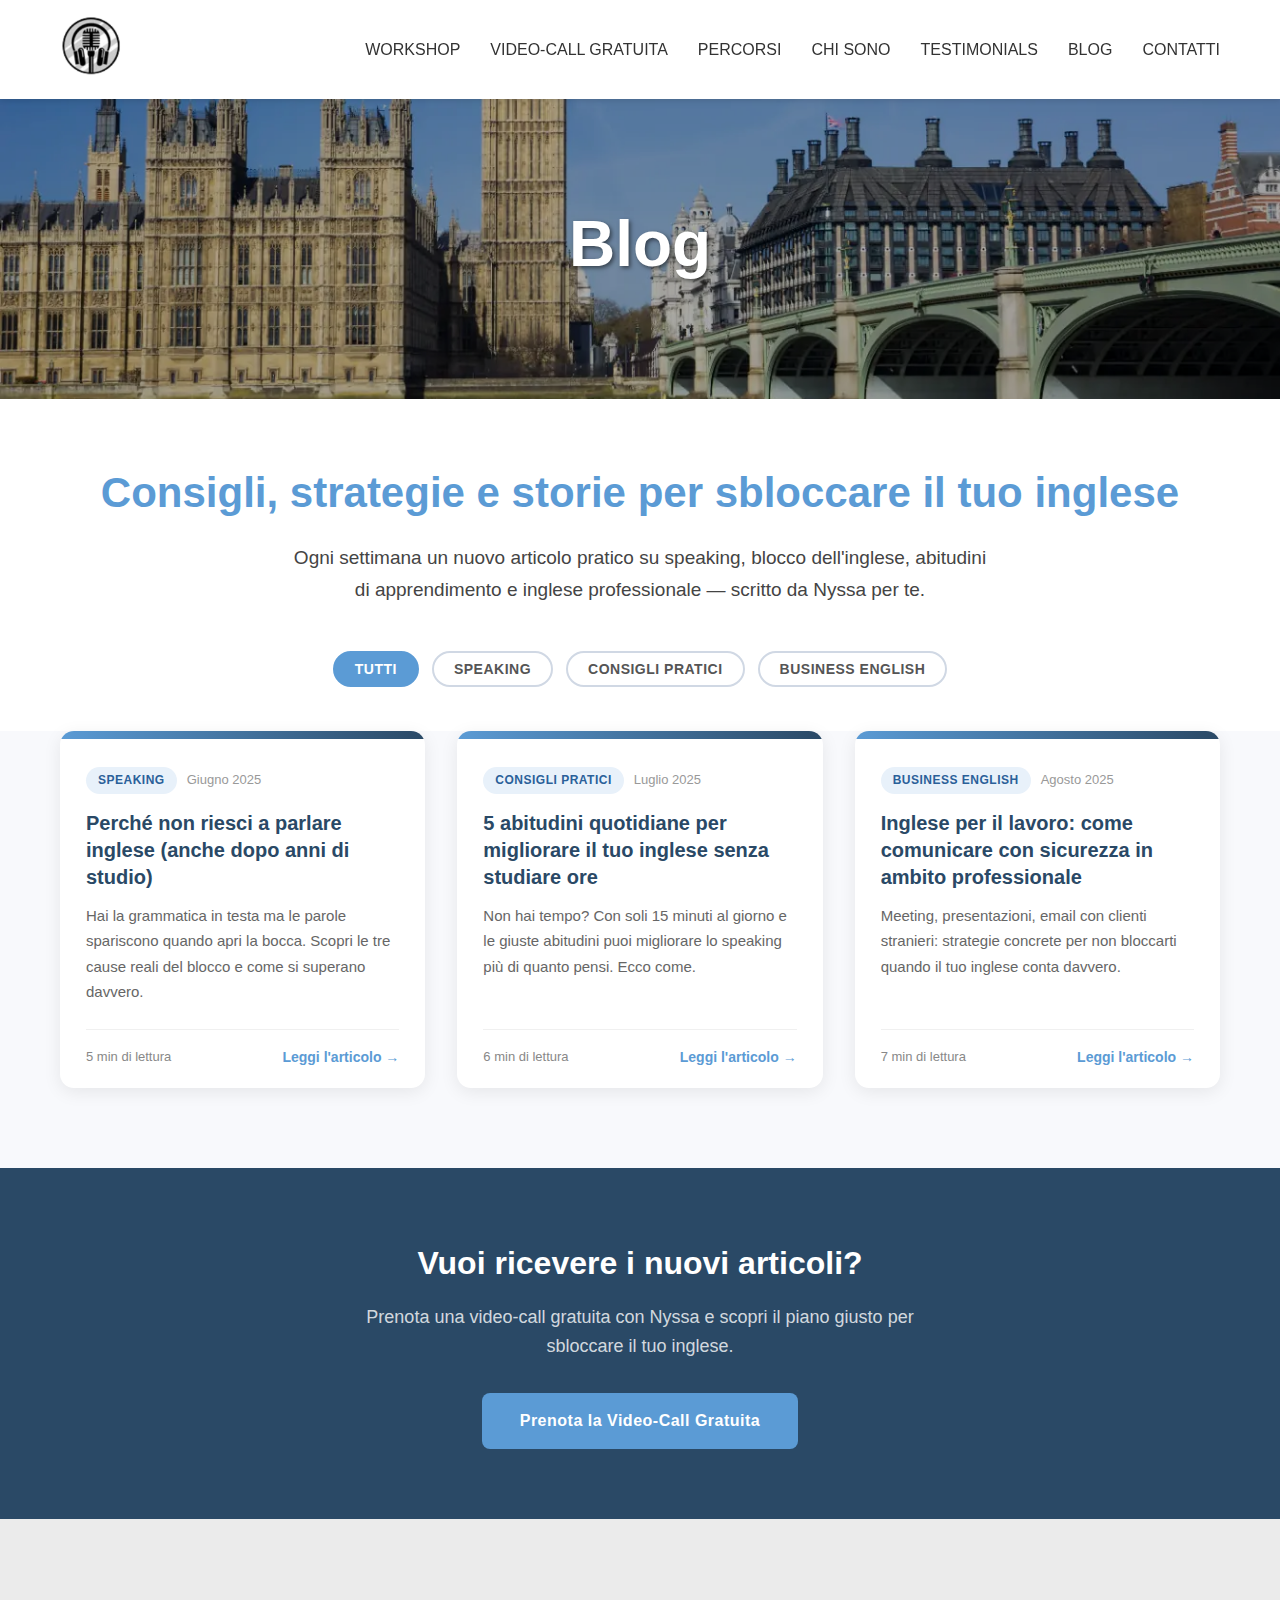
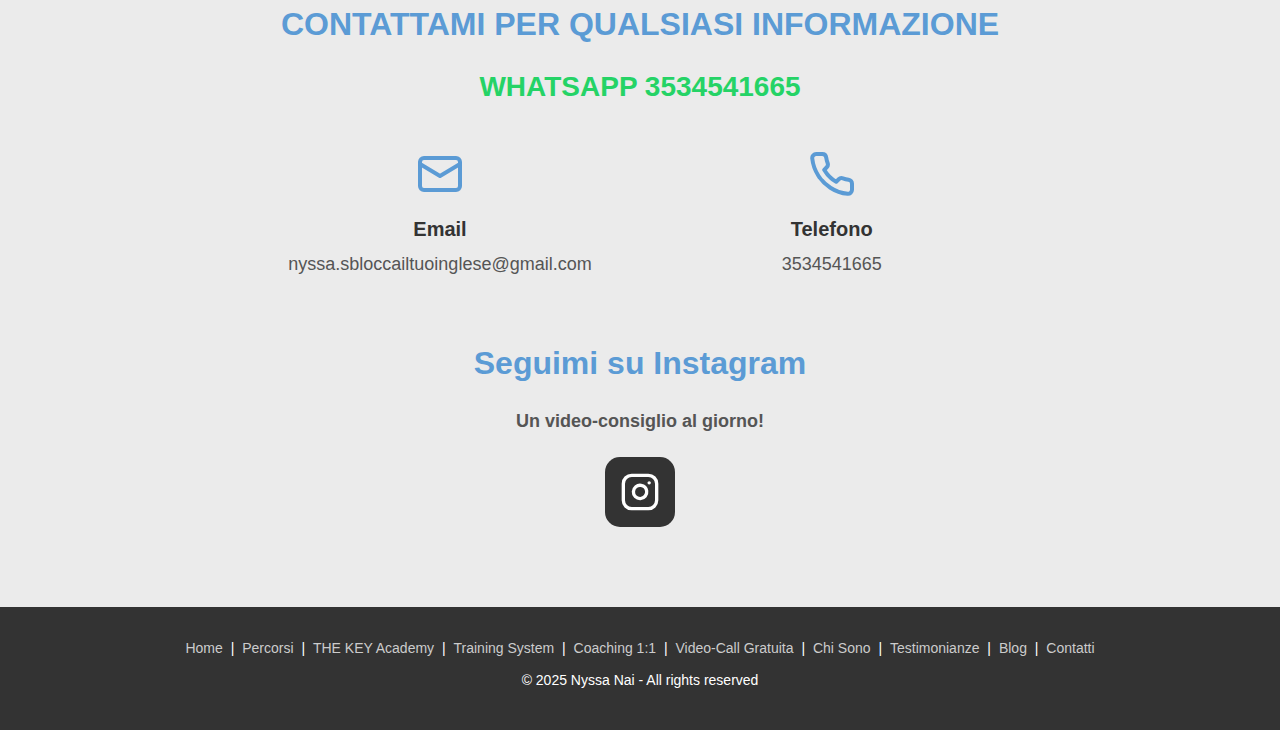
<file: blog.html>
<!DOCTYPE html>
<html lang="it">
<head>
    <meta charset="UTF-8">
    <meta name="viewport" content="width=device-width, initial-scale=1.0">
    <title>Blog – Consigli per Sbloccare il tuo Inglese | Nyssa Nai</title>
    <meta name="description" content="Articoli, consigli e strategie di Nyssa Nai per sbloccare il tuo inglese, migliorare lo speaking e usare l'inglese con sicurezza nella vita e nel lavoro.">
    <meta name="keywords" content="blog inglese, sbloccare inglese, consigli speaking inglese, imparare inglese, Nyssa Nai blog">
    <meta name="author" content="Nyssa Nai">
    <meta name="robots" content="index, follow">
    <link rel="canonical" href="https://sbloccailtuoinglese.it/blog.html">
    <link rel="preconnect" href="https://cdnjs.cloudflare.com">
    <link rel="icon" type="image/x-icon" href="favicon.png">
    <link rel="shortcut icon" type="image/x-icon" href="favicon.png">
    <link rel="apple-touch-icon" href="favicon.png">

    <!-- Open Graph -->
    <meta property="og:type" content="website">
    <meta property="og:url" content="https://sbloccailtuoinglese.it/blog.html">
    <meta property="og:title" content="Blog | Consigli per Sbloccare il tuo Inglese – Nyssa Nai">
    <meta property="og:description" content="Articoli pratici di Nyssa Nai su speaking, blocco dell'inglese, abitudini di apprendimento e inglese professionale.">
    <meta property="og:image" content="https://sbloccailtuoinglese.it/styles/images/nyssa-photo.jpg">
    <meta property="og:site_name" content="Nyssa Nai - Sblocca il tuo Inglese®">
    <meta property="og:locale" content="it_IT">

    <link rel="stylesheet" href="styles/styles.css">
    <style>
        /* ── Hero ── */
        .blog-hero { height: 300px; }

        /* ── Intro ── */
        .blog-intro-section {
            background: white;
            padding: 60px 0 40px;
            text-align: center;
        }
        .blog-intro-title {
            font-size: 42px;
            color: #5b9bd5;
            font-weight: 700;
            margin-bottom: 16px;
        }
        .blog-intro-text {
            font-size: 19px;
            color: #444;
            max-width: 700px;
            margin: 0 auto;
            line-height: 1.7;
        }

        /* ── Filter bar ── */
        .blog-filter-bar {
            background: white;
            padding: 0 0 40px;
            text-align: center;
        }
        .blog-filter-bar button {
            background: none;
            border: 2px solid #d0d8e4;
            color: #555;
            font-size: 14px;
            font-weight: 600;
            letter-spacing: 0.5px;
            padding: 8px 20px;
            border-radius: 30px;
            cursor: pointer;
            margin: 4px;
            text-transform: uppercase;
            transition: all 0.2s;
        }
        .blog-filter-bar button:hover,
        .blog-filter-bar button.active {
            background: #5b9bd5;
            border-color: #5b9bd5;
            color: white;
        }

        /* ── Grid ── */
        .blog-listing-section {
            background: #f8f9fc;
            padding: 0 0 80px;
        }
        .blog-grid {
            display: grid;
            grid-template-columns: repeat(3, 1fr);
            gap: 32px;
        }

        /* ── Card ── */
        .blog-card {
            background: white;
            border-radius: 14px;
            overflow: hidden;
            box-shadow: 0 4px 18px rgba(0,0,0,0.08);
            display: flex;
            flex-direction: column;
            transition: transform 0.25s, box-shadow 0.25s;
            text-decoration: none;
            color: inherit;
        }
        .blog-card:hover {
            transform: translateY(-5px);
            box-shadow: 0 10px 30px rgba(0,0,0,0.13);
        }
        .blog-card-banner {
            height: 8px;
            background: linear-gradient(90deg, #5b9bd5, #2a4966);
        }
        .blog-card-body {
            padding: 28px 26px 20px;
            flex: 1;
            display: flex;
            flex-direction: column;
        }
        .blog-card-meta {
            display: flex;
            align-items: center;
            gap: 10px;
            margin-bottom: 16px;
            flex-wrap: wrap;
        }
        .blog-card-tag {
            background: #e8f1fa;
            color: #2a6099;
            font-size: 12px;
            font-weight: 700;
            letter-spacing: 0.5px;
            padding: 4px 12px;
            border-radius: 20px;
            text-transform: uppercase;
        }
        .blog-card-date {
            font-size: 13px;
            color: #999;
        }
        .blog-card-title {
            font-size: 20px;
            font-weight: 700;
            color: #2a4966;
            line-height: 1.35;
            margin-bottom: 12px;
        }
        .blog-card-excerpt {
            font-size: 15px;
            color: #666;
            line-height: 1.7;
            flex: 1;
            margin-bottom: 24px;
        }
        .blog-card-footer {
            border-top: 1px solid #f0f0f0;
            padding-top: 16px;
            display: flex;
            align-items: center;
            justify-content: space-between;
        }
        .blog-card-read {
            font-size: 13px;
            color: #888;
        }
        .blog-card-cta {
            font-size: 14px;
            font-weight: 700;
            color: #5b9bd5;
            display: flex;
            align-items: center;
            gap: 5px;
            transition: gap 0.2s;
        }
        .blog-card:hover .blog-card-cta { gap: 9px; }

        /* ── Newsletter strip ── */
        .blog-newsletter-section {
            background: #2a4966;
            padding: 70px 0;
            text-align: center;
            color: white;
        }
        .blog-newsletter-section h2 {
            font-size: 32px;
            font-weight: 700;
            margin-bottom: 14px;
        }
        .blog-newsletter-section p {
            font-size: 18px;
            color: rgba(255,255,255,0.8);
            max-width: 560px;
            margin: 0 auto 32px;
            line-height: 1.6;
        }
        .blog-newsletter-btn {
            display: inline-block;
            background: #5b9bd5;
            color: white;
            font-size: 16px;
            font-weight: 700;
            padding: 15px 38px;
            border-radius: 8px;
            text-decoration: none;
            letter-spacing: 0.5px;
            transition: background 0.2s;
        }
        .blog-newsletter-btn:hover { background: #3a7dbf; }

        /* ── Responsive ── */
        @media (max-width: 1000px) {
            .blog-grid { grid-template-columns: repeat(2, 1fr); }
        }
        @media (max-width: 640px) {
            .blog-grid { grid-template-columns: 1fr; }
            .blog-intro-title { font-size: 30px; }
        }
    </style>
</head>
<body>
    <header>
        <nav class="navbar">
            <div class="container">
                <div class="logo">
                    <a href="index.html"><img src="styles/images/logo.png" alt="Nyssa Nai – English Coach Logo" width="206" height="200"></a>
                </div>
                <button class="mobile-menu-toggle" aria-label="Toggle menu">
                    <span></span><span></span><span></span>
                </button>
                <ul class="nav-menu">
                    <li><a href="index.html#workshop">WORKSHOP</a></li>
                    <li><a href="call.html">VIDEO-CALL GRATUITA</a></li>
                    <li><a href="percorsi.html">PERCORSI</a></li>
                    <li><a href="info.html">CHI SONO</a></li>
                    <li><a href="testimonials.html">TESTIMONIALS</a></li>
                    <li><a href="blog.html">BLOG</a></li>
                    <li><a href="contatti.html">CONTATTI</a></li>
                </ul>
            </div>
        </nav>
    </header>

    <!-- Hero -->
    <section class="hero blog-hero">
        <div class="hero-overlay"></div>
        <div class="hero-content">
            <h1>Blog</h1>
        </div>
    </section>

    <main>
        <!-- Intro -->
        <section class="blog-intro-section">
            <div class="container">
                <h2 class="blog-intro-title">Consigli, strategie e storie per sbloccare il tuo inglese</h2>
                <p class="blog-intro-text">Ogni settimana un nuovo articolo pratico su speaking, blocco dell'inglese, abitudini di apprendimento e inglese professionale — scritto da Nyssa per te.</p>
            </div>
        </section>

        <!-- Filter bar -->
        <div class="blog-filter-bar">
            <div class="container">
                <button class="active" data-filter="all">Tutti</button>
                <button data-filter="speaking">Speaking</button>
                <button data-filter="consigli">Consigli pratici</button>
                <button data-filter="business">Business English</button>
            </div>
        </div>

        <!-- Article grid -->
        <section class="blog-listing-section">
            <div class="container">
                <div class="blog-grid" id="blogGrid">

                    <!-- Article 1 -->
                    <a class="blog-card" href="blogs/perche-non-riesci-a-parlare-inglese.html" data-tags="speaking">
                        <div class="blog-card-banner"></div>
                        <div class="blog-card-body">
                            <div class="blog-card-meta">
                                <span class="blog-card-tag">Speaking</span>
                                <span class="blog-card-date">Giugno 2025</span>
                            </div>
                            <h2 class="blog-card-title">Perché non riesci a parlare inglese (anche dopo anni di studio)</h2>
                            <p class="blog-card-excerpt">Hai la grammatica in testa ma le parole spariscono quando apri la bocca. Scopri le tre cause reali del blocco e come si superano davvero.</p>
                            <div class="blog-card-footer">
                                <span class="blog-card-read">5 min di lettura</span>
                                <span class="blog-card-cta">Leggi l'articolo →</span>
                            </div>
                        </div>
                    </a>

                    <!-- Article 2 -->
                    <a class="blog-card" href="blogs/5-abitudini-quotidiane-inglese.html" data-tags="consigli">
                        <div class="blog-card-banner"></div>
                        <div class="blog-card-body">
                            <div class="blog-card-meta">
                                <span class="blog-card-tag">Consigli pratici</span>
                                <span class="blog-card-date">Luglio 2025</span>
                            </div>
                            <h2 class="blog-card-title">5 abitudini quotidiane per migliorare il tuo inglese senza studiare ore</h2>
                            <p class="blog-card-excerpt">Non hai tempo? Con soli 15 minuti al giorno e le giuste abitudini puoi migliorare lo speaking più di quanto pensi. Ecco come.</p>
                            <div class="blog-card-footer">
                                <span class="blog-card-read">6 min di lettura</span>
                                <span class="blog-card-cta">Leggi l'articolo →</span>
                            </div>
                        </div>
                    </a>

                    <!-- Article 3 -->
                    <a class="blog-card" href="blogs/inglese-per-il-lavoro.html" data-tags="business">
                        <div class="blog-card-banner"></div>
                        <div class="blog-card-body">
                            <div class="blog-card-meta">
                                <span class="blog-card-tag">Business English</span>
                                <span class="blog-card-date">Agosto 2025</span>
                            </div>
                            <h2 class="blog-card-title">Inglese per il lavoro: come comunicare con sicurezza in ambito professionale</h2>
                            <p class="blog-card-excerpt">Meeting, presentazioni, email con clienti stranieri: strategie concrete per non bloccarti quando il tuo inglese conta davvero.</p>
                            <div class="blog-card-footer">
                                <span class="blog-card-read">7 min di lettura</span>
                                <span class="blog-card-cta">Leggi l'articolo →</span>
                            </div>
                        </div>
                    </a>

                </div>
            </div>
        </section>

        <!-- Newsletter / CTA strip -->
        <section class="blog-newsletter-section">
            <div class="container">
                <h2>Vuoi ricevere i nuovi articoli?</h2>
                <p>Prenota una video-call gratuita con Nyssa e scopri il piano giusto per sbloccare il tuo inglese.</p>
                <a href="call.html" class="blog-newsletter-btn">Prenota la Video-Call Gratuita</a>
            </div>
        </section>

        <!-- Contact Section -->
        <section class="contact-section" id="contatti">
            <div class="container">
                <h2>CONTATTAMI PER QUALSIASI INFORMAZIONE</h2>
                <h3 class="whatsapp-title">WHATSAPP 3534541665</h3>
                <div class="contact-info">
                    <div class="contact-item">
                        <div class="contact-icon">
                            <svg xmlns="http://www.w3.org/2000/svg" width="48" height="48" viewBox="0 0 24 24" fill="none" stroke="currentColor" stroke-width="2" stroke-linecap="round" stroke-linejoin="round"><rect x="2" y="4" width="20" height="16" rx="2"></rect><path d="m2 7 10 6 10-6"></path></svg>
                        </div>
                        <p class="contact-label">Email</p>
                        <p class="contact-detail">nyssa.sbloccailtuoinglese@gmail.com</p>
                    </div>
                    <div class="contact-item">
                        <div class="contact-icon">
                            <svg xmlns="http://www.w3.org/2000/svg" width="48" height="48" viewBox="0 0 24 24" fill="none" stroke="currentColor" stroke-width="2" stroke-linecap="round" stroke-linejoin="round"><path d="M22 16.92v3a2 2 0 0 1-2.18 2 19.79 19.79 0 0 1-8.63-3.07 19.5 19.5 0 0 1-6-6 19.79 19.79 0 0 1-3.07-8.67A2 2 0 0 1 4.11 2h3a2 2 0 0 1 2 1.72 12.84 12.84 0 0 0 .7 2.81 2 2 0 0 1-.45 2.11L8.09 9.91a16 16 0 0 0 6 6l1.27-1.27a2 2 0 0 1 2.11-.45 12.84 12.84 0 0 0 2.81.7A2 2 0 0 1 22 16.92z"></path></svg>
                        </div>
                        <p class="contact-label">Telefono</p>
                        <p class="contact-detail">3534541665</p>
                    </div>
                </div>
                <div class="social-section">
                    <h2 class="section-title">Seguimi su Instagram</h2>
                    <p class="centered-text"><strong>Un video-consiglio al giorno!</strong></p>
                    <a href="https://www.instagram.com/nyssa.sbloccailtuoinglese/" class="instagram-link">
                        <svg xmlns="http://www.w3.org/2000/svg" width="48" height="48" viewBox="0 0 24 24" fill="none" stroke="currentColor" stroke-width="2" stroke-linecap="round" stroke-linejoin="round"><rect x="2" y="2" width="20" height="20" rx="5" ry="5"></rect><path d="M16 11.37A4 4 0 1 1 12.63 8 4 4 0 0 1 16 11.37z"></path><line x1="17.5" y1="6.5" x2="17.51" y2="6.5"></line></svg>
                    </a>
                </div>
            </div>
        </section>
    </main>

    <footer>
        <div class="container">
            <nav class="footer-nav" aria-label="Footer navigation">
                <a href="index.html">Home</a> |
                <a href="percorsi.html">Percorsi</a> |
                <a href="academy.html">THE KEY Academy</a> |
                <a href="key.html">Training System</a> |
                <a href="1-1.html">Coaching 1:1</a> |
                <a href="call.html">Video-Call Gratuita</a> |
                <a href="info.html">Chi Sono</a> |
                <a href="testimonials.html">Testimonianze</a> |
                <a href="blog.html">Blog</a> |
                <a href="contatti.html">Contatti</a>
            </nav>
            <p>&copy; 2025 Nyssa Nai - All rights reserved</p>
        </div>
    </footer>

    <script>
        // Mobile menu
        const mobileMenuToggle = document.querySelector('.mobile-menu-toggle');
        const navMenu = document.querySelector('.nav-menu');
        mobileMenuToggle.addEventListener('click', () => {
            navMenu.classList.toggle('active');
            mobileMenuToggle.classList.toggle('active');
        });
        document.querySelectorAll('.nav-menu a').forEach(link => {
            link.addEventListener('click', () => {
                navMenu.classList.remove('active');
                mobileMenuToggle.classList.remove('active');
            });
        });

        // Category filter
        document.querySelectorAll('.blog-filter-bar button').forEach(btn => {
            btn.addEventListener('click', () => {
                document.querySelectorAll('.blog-filter-bar button').forEach(b => b.classList.remove('active'));
                btn.classList.add('active');
                const filter = btn.dataset.filter;
                document.querySelectorAll('#blogGrid .blog-card').forEach(card => {
                    const tags = card.dataset.tags || '';
                    card.style.display = (filter === 'all' || tags.includes(filter)) ? '' : 'none';
                });
            });
        });
    </script>
</body>
</html>
</file>
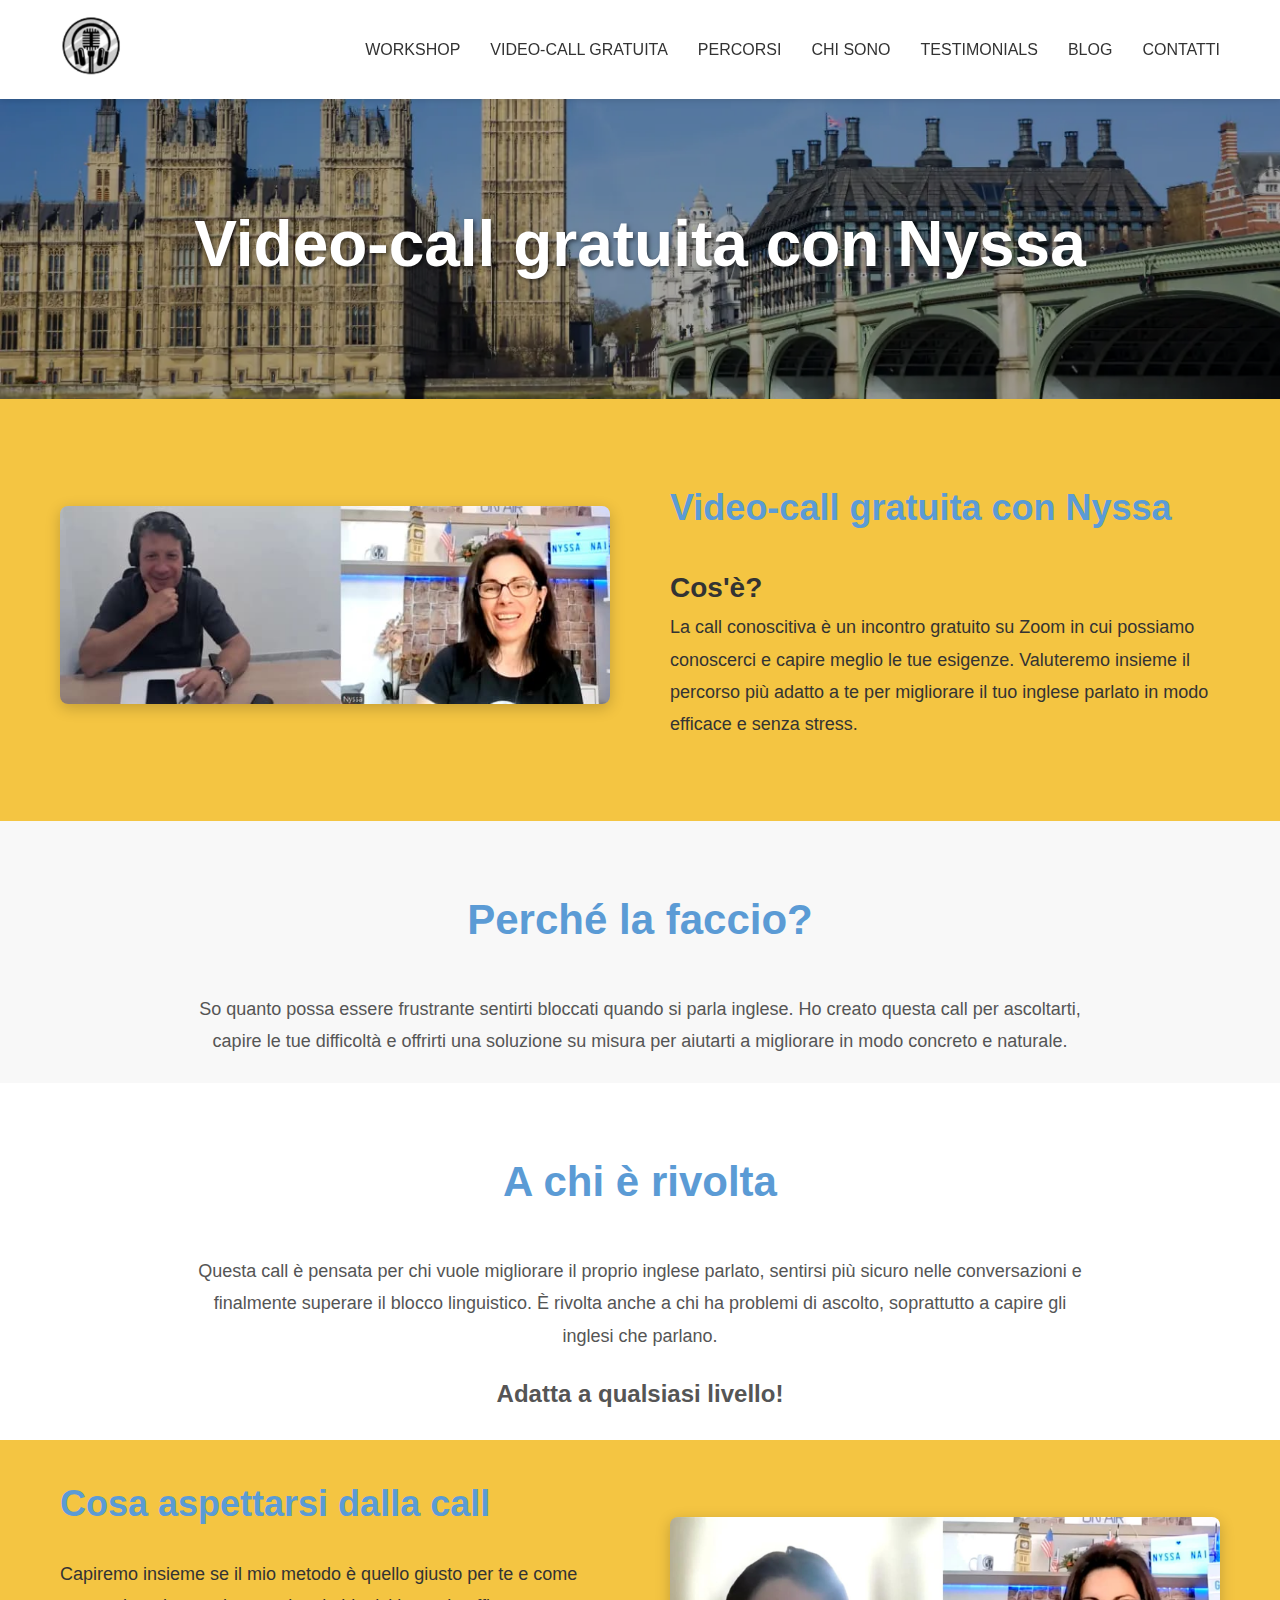
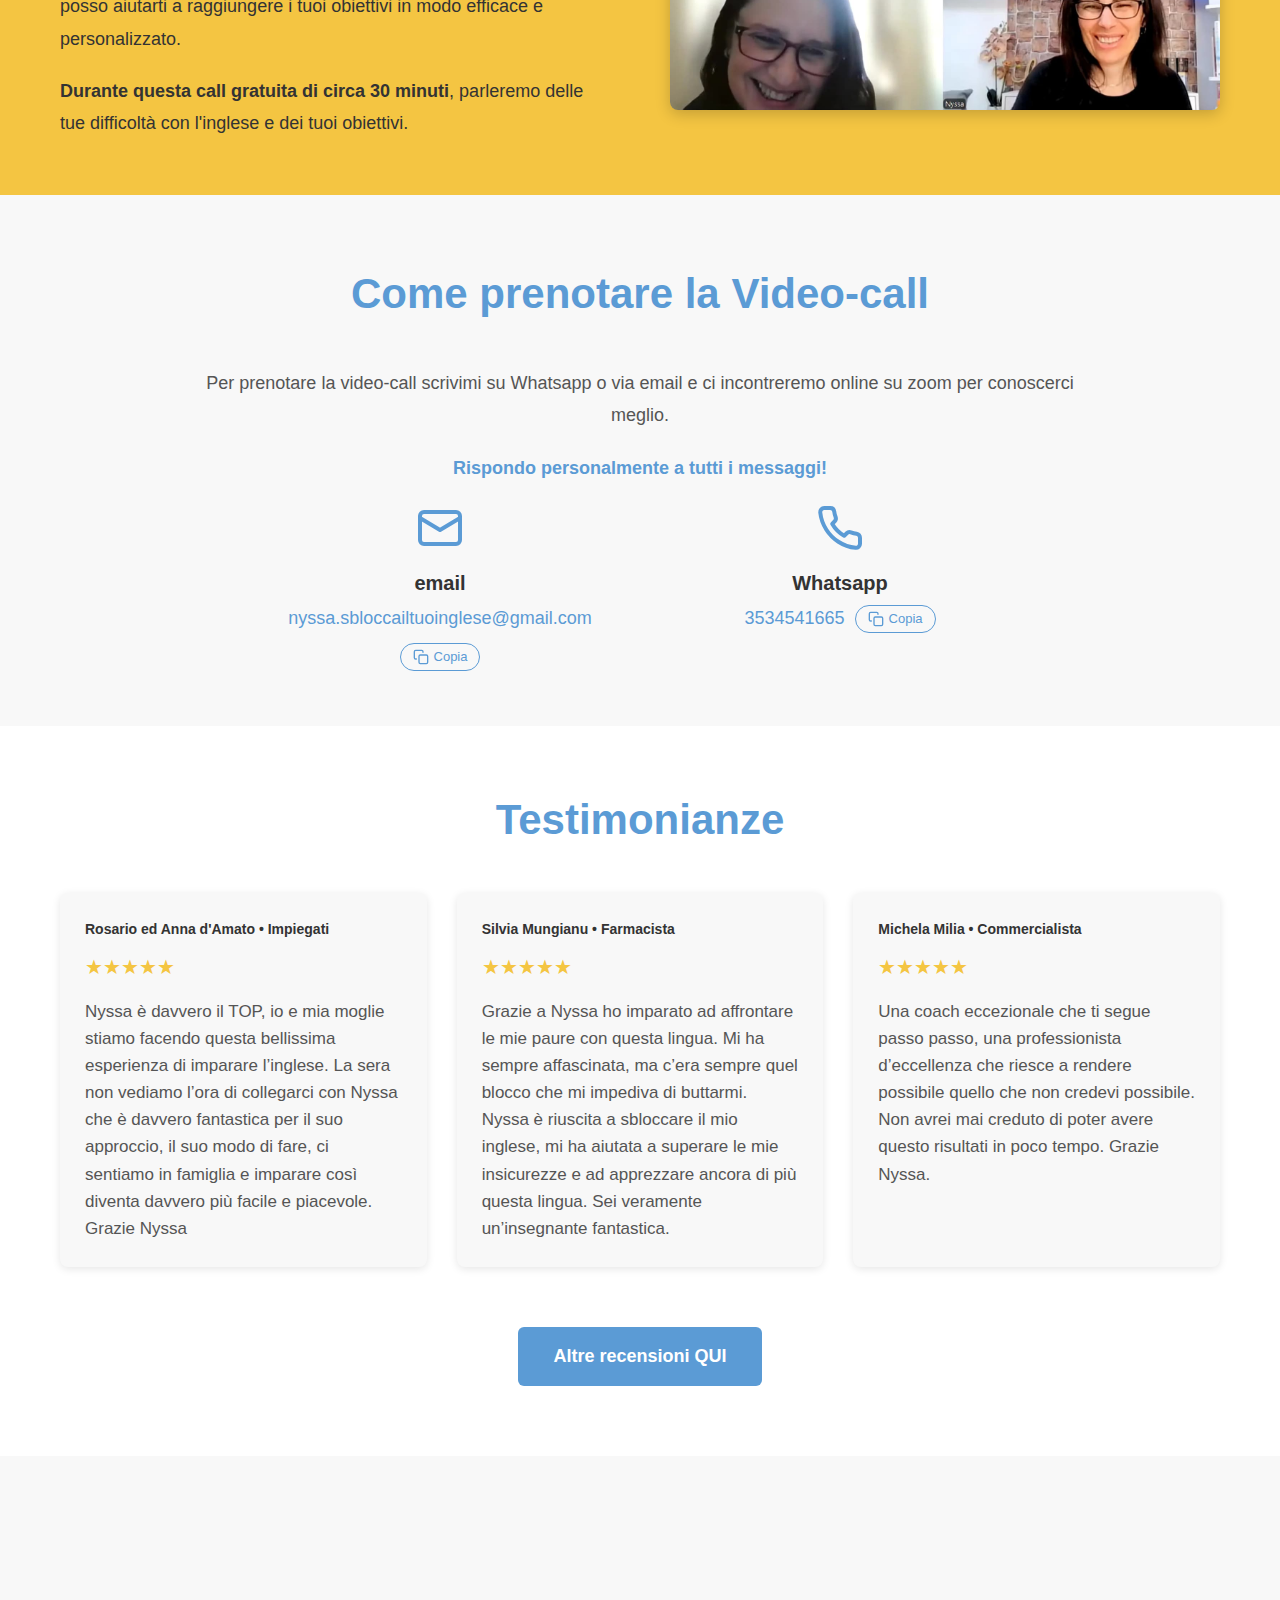
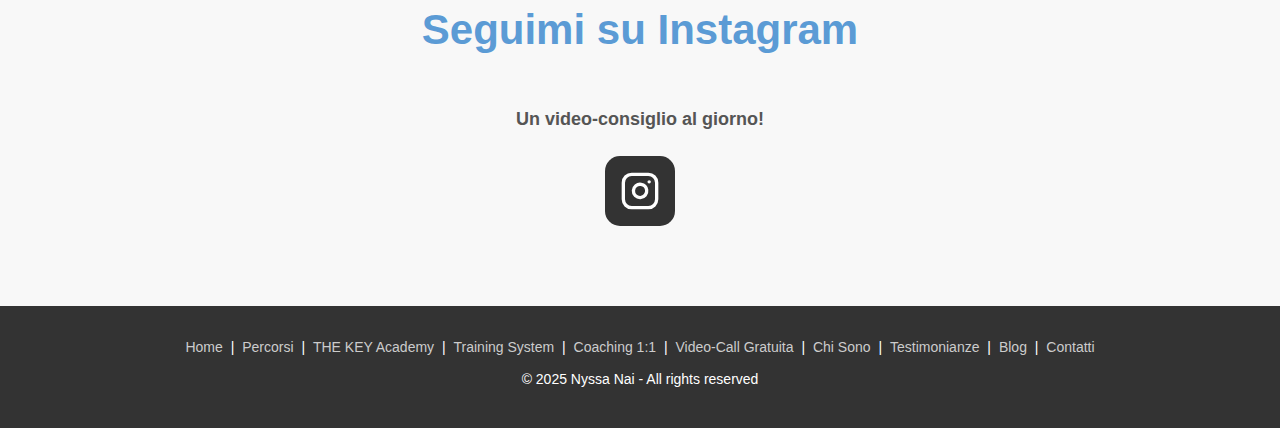
<file: call.html>
<!DOCTYPE html>
<html lang="it">
<head>
    <meta charset="UTF-8">
    <meta name="viewport" content="width=device-width, initial-scale=1.0">
    <title>Video-Call Gratuita con Nyssa Nai - English Coach | Sblocca il tuo Inglese®</title>
    <!-- SEO Meta Tags -->
    <meta name="description" content="Prenota una video-call gratuita con Nyssa Nai, English Coach. Scopri il percorso più adatto a te per superare il blocco dell'inglese e iniziare a parlare con sicurezza.">
    <meta name="keywords" content="video call gratuita inglese, consulenza inglese gratuita, English coach consulenza, Nyssa Nai call gratuita">
    <meta name="author" content="Nyssa Nai">
    <meta name="robots" content="index, follow">
    <meta name="language" content="Italian">
    <link rel="canonical" href="https://sbloccailtuoinglese.it/call.html">

    <!-- Preconnect for performance -->
    <link rel="preconnect" href="https://cdnjs.cloudflare.com">
    <link rel="preconnect" href="https://www.youtube.com">


    <!-- Favicon -->
    <link rel="icon" type="image/x-icon" href="favicon.png">
    <link rel="shortcut icon" type="image/x-icon" href="favicon.png">
    <link rel="apple-touch-icon" href="favicon.png">

    <!-- Open Graph / Facebook -->
    <meta property="og:type" content="website">
    <meta property="og:url" content="https://sbloccailtuoinglese.it/call.html">
    <meta property="og:title" content="Video-Call Gratuita con Nyssa Nai - English Coach">
    <meta property="og:description" content="Prenota la tua video-call gratuita con Nyssa Nai. Un colloquio personalizzato per scoprire come sbloccare il tuo inglese e scegliere il percorso giusto per te.">
    <meta property="og:image" content="https://sbloccailtuoinglese.it/styles/images/call-video.jpg">
    <meta property="og:image:width" content="1200">
    <meta property="og:image:height" content="630">
    <meta property="og:site_name" content="Nyssa Nai - Sblocca il tuo Inglese®">
    <meta property="og:locale" content="it_IT">

    <!-- Twitter Card -->
    <meta name="twitter:card" content="summary_large_image">
    <meta name="twitter:url" content="https://sbloccailtuoinglese.it/call.html">
    <meta name="twitter:title" content="Video-Call Gratuita con Nyssa Nai - English Coach">
    <meta name="twitter:description" content="Prenota la tua video-call gratuita con Nyssa Nai. Un colloquio personalizzato per scoprire come sbloccare il tuo inglese e scegliere il percorso giusto per te.">
    <meta name="twitter:image" content="https://sbloccailtuoinglese.it/styles/images/call-video.jpg">
    <link rel="stylesheet" href="styles/styles.css">
    <!-- Structured Data -->
    <script type="application/ld+json">
    {
      "@context": "https://schema.org",
      "@type": "Service",
      "name": "Video-Call Gratuita con Nyssa Nai",
      "description": "Colloquio conoscitivo gratuito di circa 30 minuti su Zoom per capire il percorso più adatto a te e superare il blocco dell'inglese.",
      "provider": {
        "@type": "Person",
        "name": "Nyssa Nai",
        "url": "https://sbloccailtuoinglese.it/info.html"
      },
      "url": "https://sbloccailtuoinglese.it/call.html",
      "offers": {
        "@type": "Offer",
        "price": "0",
        "priceCurrency": "EUR"
      }
    }
    </script>
</head>
<body>
    <!-- Header -->
    <header>
        <nav class="navbar">
            <div class="container">
                <div class="logo">
                    <img src="styles/images/logo.png" alt="Nyssa Nai – English Coach Logo" width="206" height="200">
                </div>
                <button class="mobile-menu-toggle" aria-label="Toggle menu">
                    <span></span>
                    <span></span>
                    <span></span>
                </button>
<ul class="nav-menu">
    <li><a href="index.html#workshop">WORKSHOP</a></li>
    <li><a href="call.html">VIDEO-CALL GRATUITA</a></li>
    <li><a href="percorsi.html">PERCORSI</a></li>
    <li><a href="info.html">CHI SONO</a></li>
    <li><a href="testimonials.html">TESTIMONIALS</a></li>
    <li><a href="blog.html">BLOG</a></li>
    <li><a href="contatti.html">CONTATTI</a></li>
</ul>
            </div>
        </nav>
    </header>

    <!-- Hero Section -->
    <section class="hero call-hero">
        <div class="hero-overlay"></div>
        <div class="hero-content">
            <h1>Video-call gratuita con Nyssa</h1>
        </div>
    </section>

    <!-- Main Content -->
    <main>
        <!-- Yellow Section -->
        <section class="call-intro-section">
            <div class="container">
                <div class="call-content-grid">
                    <div class="call-video">
                        <img src="styles/images/call-video.jpg" alt="Video call gratuita con Nyssa Nai English Coach su Zoom" loading="lazy" width="742" height="267">
                    </div>
                    <div class="call-description">
                        <h2>Video-call gratuita con Nyssa</h2>
                        <h3>Cos'è?</h3>
                        <p>La call conoscitiva è un incontro gratuito su Zoom in cui possiamo conoscerci e capire meglio le tue esigenze. Valuteremo insieme il percorso più adatto a te per migliorare il tuo inglese parlato in modo efficace e senza stress.</p>
                    </div>
                </div>
            </div>
        </section>

        <!-- Why Section -->
        <section class="why-section">
            <div class="container">
                <h2 class="section-title">Perché la faccio?</h2>
                <p class="centered-text">So quanto possa essere frustrante sentirti bloccati quando si parla inglese. Ho creato questa call per ascoltarti, capire le tue difficoltà e offrirti una soluzione su misura per aiutarti a migliorare in modo concreto e naturale.</p>
            </div>
        </section>

        <!-- For Who Section -->
        <section class="for-who-section">
            <div class="container">
                <h2 class="section-title">A chi è rivolta</h2>
                <p class="centered-text">Questa call è pensata per chi vuole migliorare il proprio inglese parlato, sentirsi più sicuro nelle conversazioni e finalmente superare il blocco linguistico. È rivolta anche a chi ha problemi di ascolto, soprattutto a capire gli inglesi che parlano.</p>
                <p class="centered-text"><strong>Adatta a qualsiasi livello!</strong></p>
            </div>
        </section>

        <!-- What to Expect Section -->
        <section class="expect-section">
            <div class="container">
                <div class="expect-content-grid">
                    <div class="expect-text">
                        <h2>Cosa aspettarsi dalla call</h2>
                        <p>Capiremo insieme se il mio metodo è quello giusto per te e come posso aiutarti a raggiungere i tuoi obiettivi in modo efficace e personalizzato.</p>
                        <p><strong>Durante questa call gratuita di circa 30 minuti</strong>, parleremo delle tue difficoltà con l'inglese e dei tuoi obiettivi.</p>
                    </div>
                    <div class="expect-video">
                        <img src="styles/images/call-video2.jpg" alt="Cosa aspettarsi dalla video call gratuita con Nyssa Nai" loading="lazy" width="1533" height="538">
                    </div>
                </div>
            </div>
        </section>

        <!-- How to Book Section -->
        <section class="booking-section">
            <div class="container">
                <h2 class="section-title">Come prenotare la Video-call</h2>
                <p class="centered-text">Per prenotare la video-call scrivimi su Whatsapp o via email e ci incontreremo online su zoom per conoscerci meglio.</p>
                <p class="centered-text highlight-text">Rispondo personalmente a tutti i messaggi!</p>
                
                <div class="contact-info">
                    <div class="contact-item">
                        <div class="contact-icon">
                            <svg xmlns="http://www.w3.org/2000/svg" width="48" height="48" viewBox="0 0 24 24" fill="none" stroke="currentColor" stroke-width="2" stroke-linecap="round" stroke-linejoin="round">
                                <rect x="2" y="4" width="20" height="16" rx="2"></rect>
                                <path d="m2 7 10 6 10-6"></path>
                            </svg>
                        </div>
                        <p class="contact-label">email</p>
                        <div class="contact-detail-row">
                            <a href="mailto:nyssa.sbloccailtuoinglese@gmail.com" class="contact-detail contact-link">nyssa.sbloccailtuoinglese@gmail.com</a>
                            <button class="copy-btn" onclick="copyToClipboard('nyssa.sbloccailtuoinglese@gmail.com', this)" title="Copia email">
                                <svg xmlns="http://www.w3.org/2000/svg" width="16" height="16" viewBox="0 0 24 24" fill="none" stroke="currentColor" stroke-width="2" stroke-linecap="round" stroke-linejoin="round"><rect x="9" y="9" width="13" height="13" rx="2" ry="2"></rect><path d="M5 15H4a2 2 0 0 1-2-2V4a2 2 0 0 1 2-2h9a2 2 0 0 1 2 2v1"></path></svg>
                                <span class="copy-label">Copia</span>
                            </button>
                        </div>
                    </div>
                    <div class="contact-item">
                        <div class="contact-icon">
                            <svg xmlns="http://www.w3.org/2000/svg" width="48" height="48" viewBox="0 0 24 24" fill="none" stroke="currentColor" stroke-width="2" stroke-linecap="round" stroke-linejoin="round">
                                <path d="M22 16.92v3a2 2 0 0 1-2.18 2 19.79 19.79 0 0 1-8.63-3.07 19.5 19.5 0 0 1-6-6 19.79 19.79 0 0 1-3.07-8.67A2 2 0 0 1 4.11 2h3a2 2 0 0 1 2 1.72 12.84 12.84 0 0 0 .7 2.81 2 2 0 0 1-.45 2.11L8.09 9.91a16 16 0 0 0 6 6l1.27-1.27a2 2 0 0 1 2.11-.45 12.84 12.84 0 0 0 2.81.7A2 2 0 0 1 22 16.92z"></path>
                            </svg>
                        </div>
                        <p class="contact-label">Whatsapp</p>
                        <div class="contact-detail-row">
                            <a href="tel:+393534541665" class="contact-detail contact-link">3534541665</a>
                            <button class="copy-btn" onclick="copyToClipboard('3534541665', this)" title="Copia numero">
                                <svg xmlns="http://www.w3.org/2000/svg" width="16" height="16" viewBox="0 0 24 24" fill="none" stroke="currentColor" stroke-width="2" stroke-linecap="round" stroke-linejoin="round"><rect x="9" y="9" width="13" height="13" rx="2" ry="2"></rect><path d="M5 15H4a2 2 0 0 1-2-2V4a2 2 0 0 1 2-2h9a2 2 0 0 1 2 2v1"></path></svg>
                                <span class="copy-label">Copia</span>
                            </button>
                        </div>
                    </div>
                </div>
            </div>
        </section>

<section class="testimonials-section" id="testimonials">
    <div class="container">
        <h2 class="section-title">Testimonianze</h2>
        <div class="reviews-container">
                                    <div class="review-card active">
                            <div class="review-header">Rosario ed Anna d'Amato • Impiegati</div>
                            <div class="review-stars">★★★★★</div>
                            <p class="review-text">Nyssa è davvero il TOP, io e mia moglie stiamo facendo questa bellissima esperienza di imparare l’inglese. La sera non vediamo l’ora di collegarci con Nyssa che è davvero fantastica per il suo approccio, il suo modo di fare, ci sentiamo in famiglia e imparare così diventa davvero più facile e piacevole. Grazie Nyssa</p>
                        </div>
                        <div class="review-card active">
                            <div class="review-header">Silvia Mungianu • Farmacista</div>
                            <div class="review-stars">★★★★★</div>
                            <p class="review-text">Grazie a Nyssa ho imparato ad affrontare le mie paure con questa lingua. Mi ha sempre affascinata, ma c’era sempre quel blocco che mi impediva di buttarmi. Nyssa è riuscita a sbloccare il mio inglese, mi ha aiutata a superare le mie insicurezze e ad apprezzare ancora di più questa lingua. Sei veramente un’insegnante fantastica.</p>
                        </div>
                        <div class="review-card active">
                            <div class="review-header">Michela Milia • Commercialista</div>
                            <div class="review-stars">★★★★★</div>
                            <p class="review-text">Una coach eccezionale che ti segue passo passo, una professionista d’eccellenza che riesce a rendere possibile quello che non credevi possibile. Non avrei mai creduto di poter avere questo risultati in poco tempo. Grazie Nyssa.</p>
                        </div>
        </div>
        <div style="text-align: center;">
            <a href="testimonials.html" class="btn-more">Altre recensioni QUI</a>
        </div>
    </div>
</section>

        <!-- Instagram Section -->
        <section class="instagram-section">
            <div class="container">
                <h2 class="section-title">Seguimi su Instagram</h2>
                <p class="centered-text"><strong>Un video-consiglio al giorno!</strong></p>
                <a href="https://www.instagram.com/nyssa.sbloccailtuoinglese/" class="instagram-link">
                    <svg xmlns="http://www.w3.org/2000/svg" width="48" height="48" viewBox="0 0 24 24" fill="none" stroke="currentColor" stroke-width="2" stroke-linecap="round" stroke-linejoin="round">
                        <rect x="2" y="2" width="20" height="20" rx="5" ry="5"></rect>
                        <path d="M16 11.37A4 4 0 1 1 12.63 8 4 4 0 0 1 16 11.37z"></path>
                        <line x1="17.5" y1="6.5" x2="17.51" y2="6.5"></line>
                    </svg>
                </a>
            </div>
        </section>
    </main>

    <footer>
        <div class="container">
            <nav class="footer-nav" aria-label="Footer navigation">
                <a href="index.html">Home</a> |
                <a href="percorsi.html">Percorsi</a> |
                <a href="academy.html">THE KEY Academy</a> |
                <a href="key.html">Training System</a> |
                <a href="1-1.html">Coaching 1:1</a> |
                <a href="call.html">Video-Call Gratuita</a> |
                <a href="info.html">Chi Sono</a> |
                <a href="testimonials.html">Testimonianze</a> |
                <a href="blog.html">Blog</a> |
                <a href="contatti.html">Contatti</a>
                
            </nav>
            <p>&copy; 2025 Nyssa Nai - All rights reserved</p>
        </div>
    </footer>

    <script>
        const mobileMenuToggle = document.querySelector('.mobile-menu-toggle');
        const navMenu = document.querySelector('.nav-menu');
        
        mobileMenuToggle.addEventListener('click', () => {
            navMenu.classList.toggle('active');
            mobileMenuToggle.classList.toggle('active');
        });
        
        document.querySelectorAll('.nav-menu a').forEach(link => {
            link.addEventListener('click', () => {
                navMenu.classList.remove('active');
                mobileMenuToggle.classList.remove('active');
            });
        });
    </script>
</body>
</html>
</file>
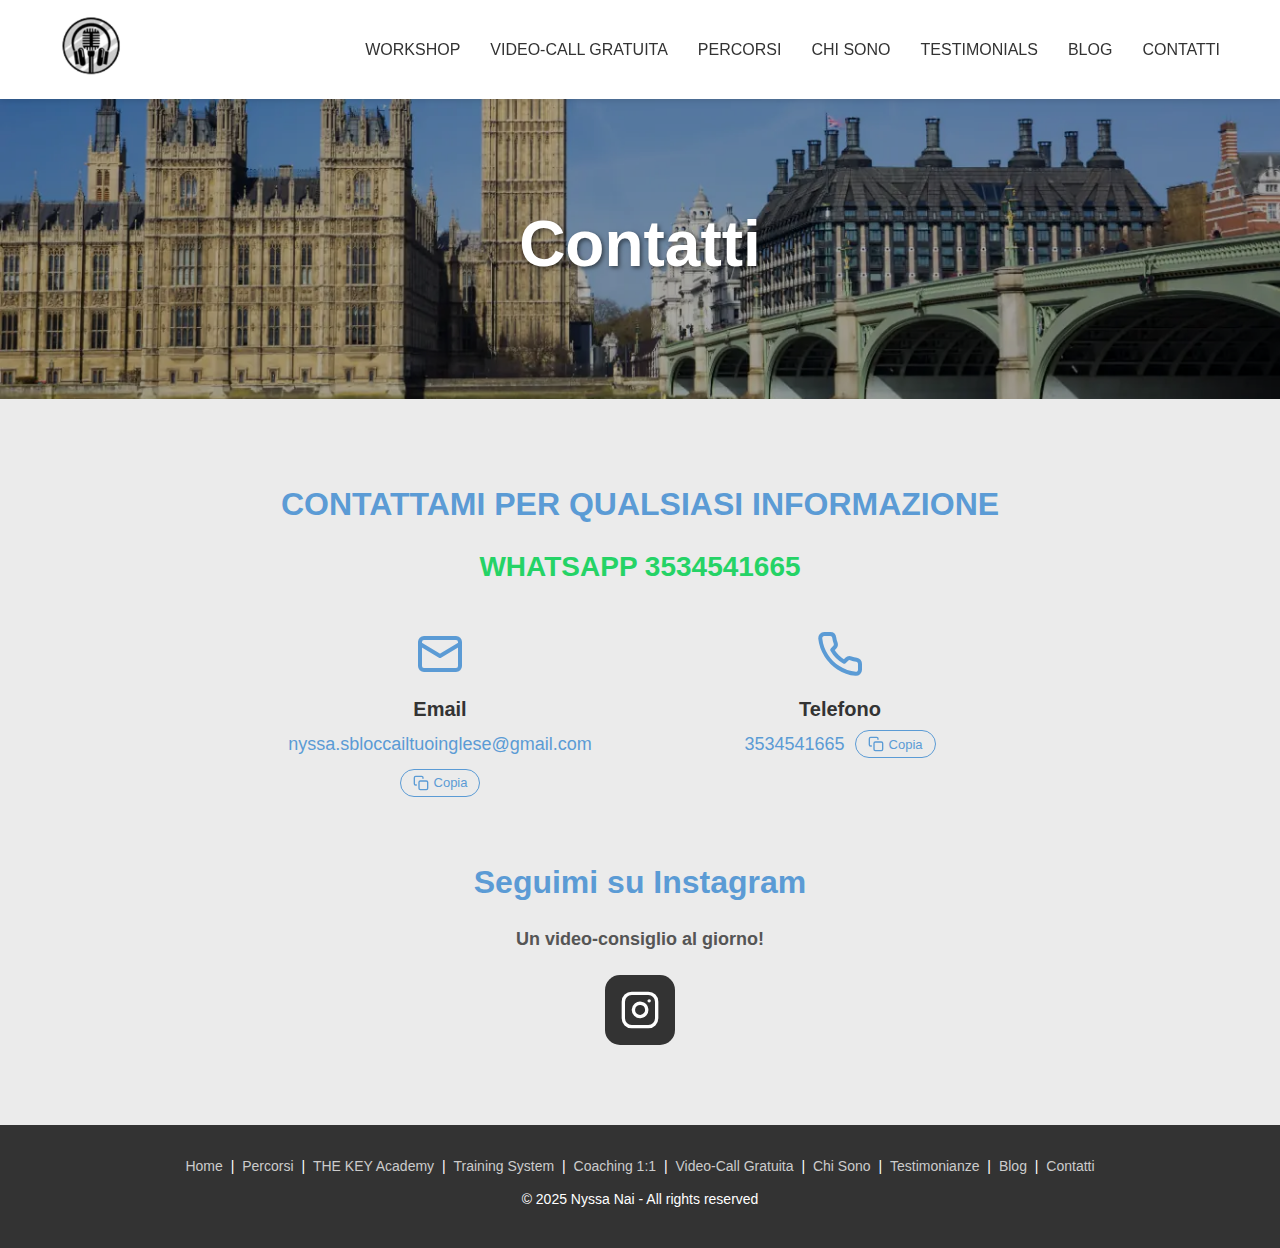
<file: contatti.html>
<!DOCTYPE html>
<html lang="it">
<head>
    <meta charset="UTF-8">
    <meta name="viewport" content="width=device-width, initial-scale=1.0">
    <title>Contatti - Nyssa Nai English Coach</title>
    <!-- SEO Meta Tags -->
    <meta name="description" content="Contatta Nyssa Nai, English Coach. Scrivimi su WhatsApp al 3534541665 o via email per informazioni sui percorsi, workshop e coaching 1:1.">
    <meta name="keywords" content="contatti Nyssa Nai, English coach contatto, WhatsApp inglese, coaching inglese contatto">
    <meta name="author" content="Nyssa Nai">
    <meta name="robots" content="index, follow">
    <meta name="language" content="Italian">
    <link rel="canonical" href="https://sbloccailtuoinglese.it/contatti.html">

    <!-- Preconnect for performance -->
    <link rel="preconnect" href="https://cdnjs.cloudflare.com">
    <link rel="preconnect" href="https://www.youtube.com">


    <!-- Favicon -->
    <link rel="icon" type="image/x-icon" href="favicon.png">
    <link rel="shortcut icon" type="image/x-icon" href="favicon.png">
    <link rel="apple-touch-icon" href="favicon.png">

    <!-- Open Graph / Facebook -->
    <meta property="og:type" content="website">
    <meta property="og:url" content="https://sbloccailtuoinglese.it/contatti.html">
    <meta property="og:title" content="Contatta Nyssa Nai - English Coach">
    <meta property="og:description" content="Hai domande? Contatta Nyssa Nai via WhatsApp, email o seguila su Instagram per un video-consiglio al giorno sull'inglese.">
    <meta property="og:image" content="https://sbloccailtuoinglese.it/styles/images/logo.png">
    <meta property="og:image:width" content="1200">
    <meta property="og:image:height" content="630">
    <meta property="og:site_name" content="Nyssa Nai - Sblocca il tuo Inglese®">
    <meta property="og:locale" content="it_IT">

    <!-- Twitter Card -->
    <meta name="twitter:card" content="summary_large_image">
    <meta name="twitter:url" content="https://sbloccailtuoinglese.it/contatti.html">
    <meta name="twitter:title" content="Contatta Nyssa Nai - English Coach">
    <meta name="twitter:description" content="Hai domande? Contatta Nyssa Nai via WhatsApp, email o seguila su Instagram per un video-consiglio al giorno sull'inglese.">
    <meta name="twitter:image" content="https://sbloccailtuoinglese.it/styles/images/logo.png">
    <link rel="stylesheet" href="styles/styles.css">
    <!-- Structured Data -->
    <script type="application/ld+json">
    {
      "@context": "https://schema.org",
      "@type": "ContactPage",
      "name": "Contatta Nyssa Nai – English Coach",
      "url": "https://sbloccailtuoinglese.it/contatti.html",
      "mainEntity": {
        "@type": "Person",
        "name": "Nyssa Nai",
        "telephone": "+39-353-454-1665",
        "email": "nyssa.sbloccailtuoinglese@gmail.com",
        "sameAs": "https://www.instagram.com/nyssa.sbloccailtuoinglese/"
      }
    }
    </script>
    <!-- Google tag (gtag.js) -->
<script async src="https://www.googletagmanager.com/gtag/js?id=G-D8K2WKH8LR"></script>
    <!-- Start cookieyes banner --> <script id="cookieyes" type="text/javascript" src="https://cdn-cookieyes.com/client_data/0bc9aa5c2f0f421cbd4aada9f38e0eee/script.js"></script> <!-- End cookieyes banner -->
<script>
  window.dataLayer = window.dataLayer || [];
  function gtag(){dataLayer.push(arguments);}
  gtag('js', new Date());

  gtag('config', 'G-D8K2WKH8LR');
</script>
</head>
<body>
    <!-- Header -->
    <header>
        <nav class="navbar">
            <div class="container">
                <div class="logo">
                    <img src="styles/images/logo.png" alt="Nyssa Nai – English Coach Logo" width="206" height="200">
                </div>
                <button class="mobile-menu-toggle" aria-label="Toggle menu">
                    <span></span>
                    <span></span>
                    <span></span>
                </button>
                <ul class="nav-menu">
                    <li><a href="index.html#workshop">WORKSHOP</a></li>
                    <li><a href="call.html">VIDEO-CALL GRATUITA</a></li>
                    <li><a href="percorsi.html">PERCORSI</a></li>
                    <li><a href="info.html">CHI SONO</a></li>
                    <li><a href="testimonials.html">TESTIMONIALS</a></li>
                    <li><a href="blog.html">BLOG</a></li>
                    <li><a href="contatti.html">CONTATTI</a></li>
                </ul>
            </div>
        </nav>
    </header>

    <!-- Hero Section -->
    <section class="hero percorsi-hero">
        <div class="hero-overlay"></div>
        <div class="hero-content">
            <h1>Contatti</h1>
        </div>
    </section>

    <!-- Main Content -->
    <main>
        <!-- Contact Section -->
        <section class="contact-section" id="contatti">
            <div class="container">
                <h2>CONTATTAMI PER QUALSIASI INFORMAZIONE</h2>
                <h3 class="whatsapp-title">WHATSAPP 3534541665</h3>
                
                <div class="contact-info">
                    <div class="contact-item">
                        <div class="contact-icon">
                            <svg xmlns="http://www.w3.org/2000/svg" width="48" height="48" viewBox="0 0 24 24" fill="none" stroke="currentColor" stroke-width="2" stroke-linecap="round" stroke-linejoin="round">
                                <rect x="2" y="4" width="20" height="16" rx="2"></rect>
                                <path d="m2 7 10 6 10-6"></path>
                            </svg>
                        </div>
                        <p class="contact-label">Email</p>
                        <div class="contact-detail-row">
                            <a href="mailto:nyssa.sbloccailtuoinglese@gmail.com" class="contact-detail contact-link">nyssa.sbloccailtuoinglese@gmail.com</a>
                            <button class="copy-btn" onclick="copyToClipboard('nyssa.sbloccailtuoinglese@gmail.com', this)" title="Copia email">
                                <svg xmlns="http://www.w3.org/2000/svg" width="16" height="16" viewBox="0 0 24 24" fill="none" stroke="currentColor" stroke-width="2" stroke-linecap="round" stroke-linejoin="round"><rect x="9" y="9" width="13" height="13" rx="2" ry="2"></rect><path d="M5 15H4a2 2 0 0 1-2-2V4a2 2 0 0 1 2-2h9a2 2 0 0 1 2 2v1"></path></svg>
                                <span class="copy-label">Copia</span>
                            </button>
                        </div>
                    </div>
                    <div class="contact-item">
                        <div class="contact-icon">
                            <svg xmlns="http://www.w3.org/2000/svg" width="48" height="48" viewBox="0 0 24 24" fill="none" stroke="currentColor" stroke-width="2" stroke-linecap="round" stroke-linejoin="round">
                                <path d="M22 16.92v3a2 2 0 0 1-2.18 2 19.79 19.79 0 0 1-8.63-3.07 19.5 19.5 0 0 1-6-6 19.79 19.79 0 0 1-3.07-8.67A2 2 0 0 1 4.11 2h3a2 2 0 0 1 2 1.72 12.84 12.84 0 0 0 .7 2.81 2 2 0 0 1-.45 2.11L8.09 9.91a16 16 0 0 0 6 6l1.27-1.27a2 2 0 0 1 2.11-.45 12.84 12.84 0 0 0 2.81.7A2 2 0 0 1 22 16.92z"></path>
                            </svg>
                        </div>
                        <p class="contact-label">Telefono</p>
                        <div class="contact-detail-row">
                            <a href="tel:+393534541665" class="contact-detail contact-link">3534541665</a>
                            <button class="copy-btn" onclick="copyToClipboard('3534541665', this)" title="Copia numero">
                                <svg xmlns="http://www.w3.org/2000/svg" width="16" height="16" viewBox="0 0 24 24" fill="none" stroke="currentColor" stroke-width="2" stroke-linecap="round" stroke-linejoin="round"><rect x="9" y="9" width="13" height="13" rx="2" ry="2"></rect><path d="M5 15H4a2 2 0 0 1-2-2V4a2 2 0 0 1 2-2h9a2 2 0 0 1 2 2v1"></path></svg>
                                <span class="copy-label">Copia</span>
                            </button>
                        </div>
                    </div>
                </div>
                
                <div class="social-section">
                <h2 class="section-title">Seguimi su Instagram</h2>
                <p class="centered-text"><strong>Un video-consiglio al giorno!</strong></p>
                <a href="https://www.instagram.com/nyssa.sbloccailtuoinglese/" class="instagram-link">
                    <svg xmlns="http://www.w3.org/2000/svg" width="48" height="48" viewBox="0 0 24 24" fill="none" stroke="currentColor" stroke-width="2" stroke-linecap="round" stroke-linejoin="round">
                        <rect x="2" y="2" width="20" height="20" rx="5" ry="5"></rect>
                        <path d="M16 11.37A4 4 0 1 1 12.63 8 4 4 0 0 1 16 11.37z"></path>
                        <line x1="17.5" y1="6.5" x2="17.51" y2="6.5"></line>
                    </svg>
                </a>
                </div>
            </div>
        </section>
    </main>

    <footer>
        <div class="container">
            <nav class="footer-nav" aria-label="Footer navigation">
                <a href="index.html">Home</a> |
                <a href="percorsi.html">Percorsi</a> |
                <a href="academy.html">THE KEY Academy</a> |
                <a href="key.html">Training System</a> |
                <a href="1-1.html">Coaching 1:1</a> |
                <a href="call.html">Video-Call Gratuita</a> |
                <a href="info.html">Chi Sono</a> |
                <a href="testimonials.html">Testimonianze</a> |
                <a href="blog.html">Blog</a> |
                <a href="contatti.html">Contatti</a>
            </nav>
            <p>&copy; 2025 Nyssa Nai - All rights reserved</p>
        </div>
    </footer>

    <script>
    function copyToClipboard(text, btn) {
        navigator.clipboard.writeText(text).then(() => {
            const label = btn.querySelector('.copy-label');
            const originalText = label.textContent;
            label.textContent = 'Copiato!';
            btn.classList.add('copied');
            setTimeout(() => {
                label.textContent = originalText;
                btn.classList.remove('copied');
            }, 2000);
        });
    }

        const mobileMenuToggle = document.querySelector('.mobile-menu-toggle');
        const navMenu = document.querySelector('.nav-menu');
        
        mobileMenuToggle.addEventListener('click', () => {
            navMenu.classList.toggle('active');
            mobileMenuToggle.classList.toggle('active');
        });
        
        document.querySelectorAll('.nav-menu a').forEach(link => {
            link.addEventListener('click', () => {
                navMenu.classList.remove('active');
                mobileMenuToggle.classList.remove('active');
            });
        });
    </script>
</body>
</html>
</file>
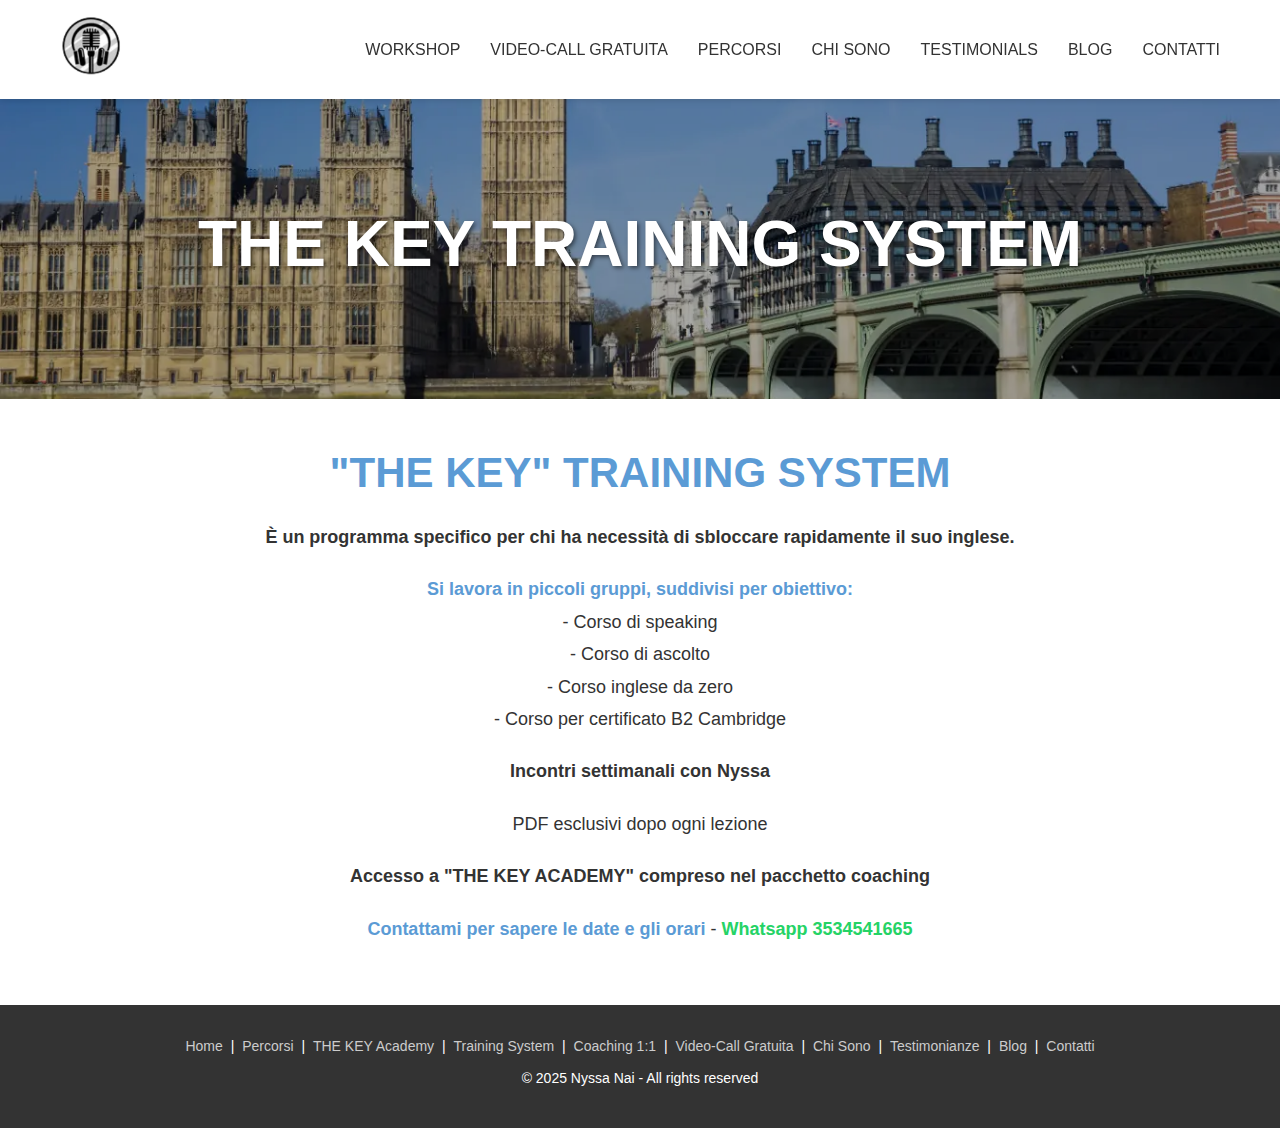
<file: key.html>
<!DOCTYPE html>
<html lang="it">
<head>
    <meta charset="UTF-8">
    <meta name="viewport" content="width=device-width, initial-scale=1.0">
    <title>Corso Inglese THE KEY® - Il Metodo per Parlare Inglese | Nyssa Nai</title>
    <!-- SEO Meta Tags -->
    <meta name="description" content="Il corso di inglese THE KEY® è il metodo innovativo di Nyssa Nai per imparare a parlare inglese con fluenza e sicurezza. Scopri come funziona e perché è unico in Italia.">
    <meta name="keywords" content="corso inglese, Training System THE KEY, metodo parlare inglese, sistema apprendimento inglese, speaking inglese metodo, Nyssa Nai metodo">
    <meta name="author" content="Nyssa Nai">
    <meta name="robots" content="index, follow">
    <meta name="language" content="Italian">
    <link rel="canonical" href="https://sbloccailtuoinglese.it/key.html">

    <!-- Preconnect for performance -->
    <link rel="preconnect" href="https://cdnjs.cloudflare.com">
    <link rel="preconnect" href="https://www.youtube.com">


    <!-- Favicon -->
    <link rel="icon" type="image/x-icon" href="favicon.png">
    <link rel="shortcut icon" type="image/x-icon" href="favicon.png">
    <link rel="apple-touch-icon" href="favicon.png">

    <!-- Open Graph / Facebook -->
    <meta property="og:type" content="website">
    <meta property="og:url" content="https://sbloccailtuoinglese.it/key.html">
    <meta property="og:title" content="Training System THE KEY® | Il Metodo Unico per Parlare Inglese">
    <meta property="og:description" content="Il Training System THE KEY® di Nyssa Nai: il metodo unico in Italia basato sulle regole dello speaking per imparare a parlare inglese con naturalezza e sicurezza.">
    <meta property="og:image" content="https://sbloccailtuoinglese.it/styles/images/logo.png">
    <meta property="og:image:width" content="1200">
    <meta property="og:image:height" content="630">
    <meta property="og:site_name" content="Nyssa Nai - Sblocca il tuo Inglese®">
    <meta property="og:locale" content="it_IT">

    <!-- Twitter Card -->
    <meta name="twitter:card" content="summary_large_image">
    <meta name="twitter:url" content="https://sbloccailtuoinglese.it/key.html">
    <meta name="twitter:title" content="Training System THE KEY® | Il Metodo Unico per Parlare Inglese">
    <meta name="twitter:description" content="Il Training System THE KEY® di Nyssa Nai: il metodo unico in Italia basato sulle regole dello speaking per imparare a parlare inglese con naturalezza e sicurezza.">
    <meta name="twitter:image" content="https://sbloccailtuoinglese.it/styles/images/logo.png">
    <link rel="stylesheet" href="styles/styles.css">
    <!-- Structured Data -->
    <script type="application/ld+json">
    {
      "@context": "https://schema.org",
      "@type": "Course",
      "name": "THE KEY Training System",
      "description": "Programma specifico per chi ha necessità di sbloccare rapidamente il suo inglese. Piccoli gruppi, incontri settimanali e accesso a THE KEY Academy.",
      "provider": {
        "@type": "EducationalOrganization",
        "name": "THE KEY Academy – Sblocca il tuo Inglese®",
        "url": "https://sbloccailtuoinglese.it/"
      },
      "url": "https://sbloccailtuoinglese.it/key.html",
      "inLanguage": "it"
    }
    </script>
</head>
<body>
    <!-- Header -->
    <header>
        <nav class="navbar">
            <div class="container">
                <div class="logo">
                    <img src="styles/images/logo.png" alt="Nyssa Nai – English Coach Logo" width="206" height="200">
                </div>
                <button class="mobile-menu-toggle" aria-label="Toggle menu">
                    <span></span>
                    <span></span>
                    <span></span>
                </button>
<ul class="nav-menu">
    <li><a href="index.html#workshop">WORKSHOP</a></li>
    <li><a href="call.html">VIDEO-CALL GRATUITA</a></li>
    <li><a href="percorsi.html">PERCORSI</a></li>
    <li><a href="info.html">CHI SONO</a></li>
    <li><a href="testimonials.html">TESTIMONIALS</a></li>
    <li><a href="blog.html">BLOG</a></li>
    <li><a href="contatti.html">CONTATTI</a></li>
</ul>
            </div>
        </nav>
    </header>

    <!-- Hero Section -->
    <section class="hero percorsi-hero">
        <div class="hero-overlay"></div>
        <div class="hero-content">
            <h1>THE KEY TRAINING SYSTEM</h1>
        </div>
    </section>

    <!-- Main Content -->
    <main>
        <section class="key-white-section">
            <div class="container">
                <h2 class="key-main-title" style="text-align:center;">"THE KEY" TRAINING SYSTEM</h2>
                <div class="key-content" style="text-align:center;">
                    <p><strong>È un programma specifico per chi ha necessità di sbloccare rapidamente il suo inglese.</strong></p>
                    <p><strong style="color:#5b9bd5;">Si lavora in piccoli gruppi, suddivisi per obiettivo:</strong> <br>- Corso di speaking <br>- Corso di ascolto <br>- Corso inglese da zero <br>- Corso per certificato B2 Cambridge</p>
                    <p><strong>Incontri settimanali con Nyssa</strong></p>
                    <p>PDF esclusivi dopo ogni lezione</p>
                    <p><strong>Accesso a "THE KEY ACADEMY" compreso nel pacchetto coaching</strong></p>
                    <p class="key-contact-cta"><strong style="color:#5b9bd5;">Contattami per sapere le date e gli orari</strong> - <a href="https://wa.me/393534541665" style="color:#25D366; font-weight:bold; text-decoration:none;">Whatsapp 3534541665</a></p>
                </div>
            </div>
        </section>
    </main>

        <footer>
        <div class="container">
            <nav class="footer-nav" aria-label="Footer navigation">
                <a href="index.html">Home</a> |
                <a href="percorsi.html">Percorsi</a> |
                <a href="academy.html">THE KEY Academy</a> |
                <a href="key.html">Training System</a> |
                <a href="1-1.html">Coaching 1:1</a> |
                <a href="call.html">Video-Call Gratuita</a> |
                <a href="info.html">Chi Sono</a> |
                <a href="testimonials.html">Testimonianze</a> |
                <a href="blog.html">Blog</a> |
                <a href="contatti.html">Contatti</a>
            </nav>
            <p>&copy; 2025 Nyssa Nai - All rights reserved</p>
        </div>
    </footer>

    <script>
        const mobileMenuToggle = document.querySelector('.mobile-menu-toggle');
        const navMenu = document.querySelector('.nav-menu');
        
        mobileMenuToggle.addEventListener('click', () => {
            navMenu.classList.toggle('active');
            mobileMenuToggle.classList.toggle('active');
        });
        
        document.querySelectorAll('.nav-menu a').forEach(link => {
            link.addEventListener('click', () => {
                navMenu.classList.remove('active');
                mobileMenuToggle.classList.remove('active');
            });
        });
    </script>
</body>
</html>
</file>
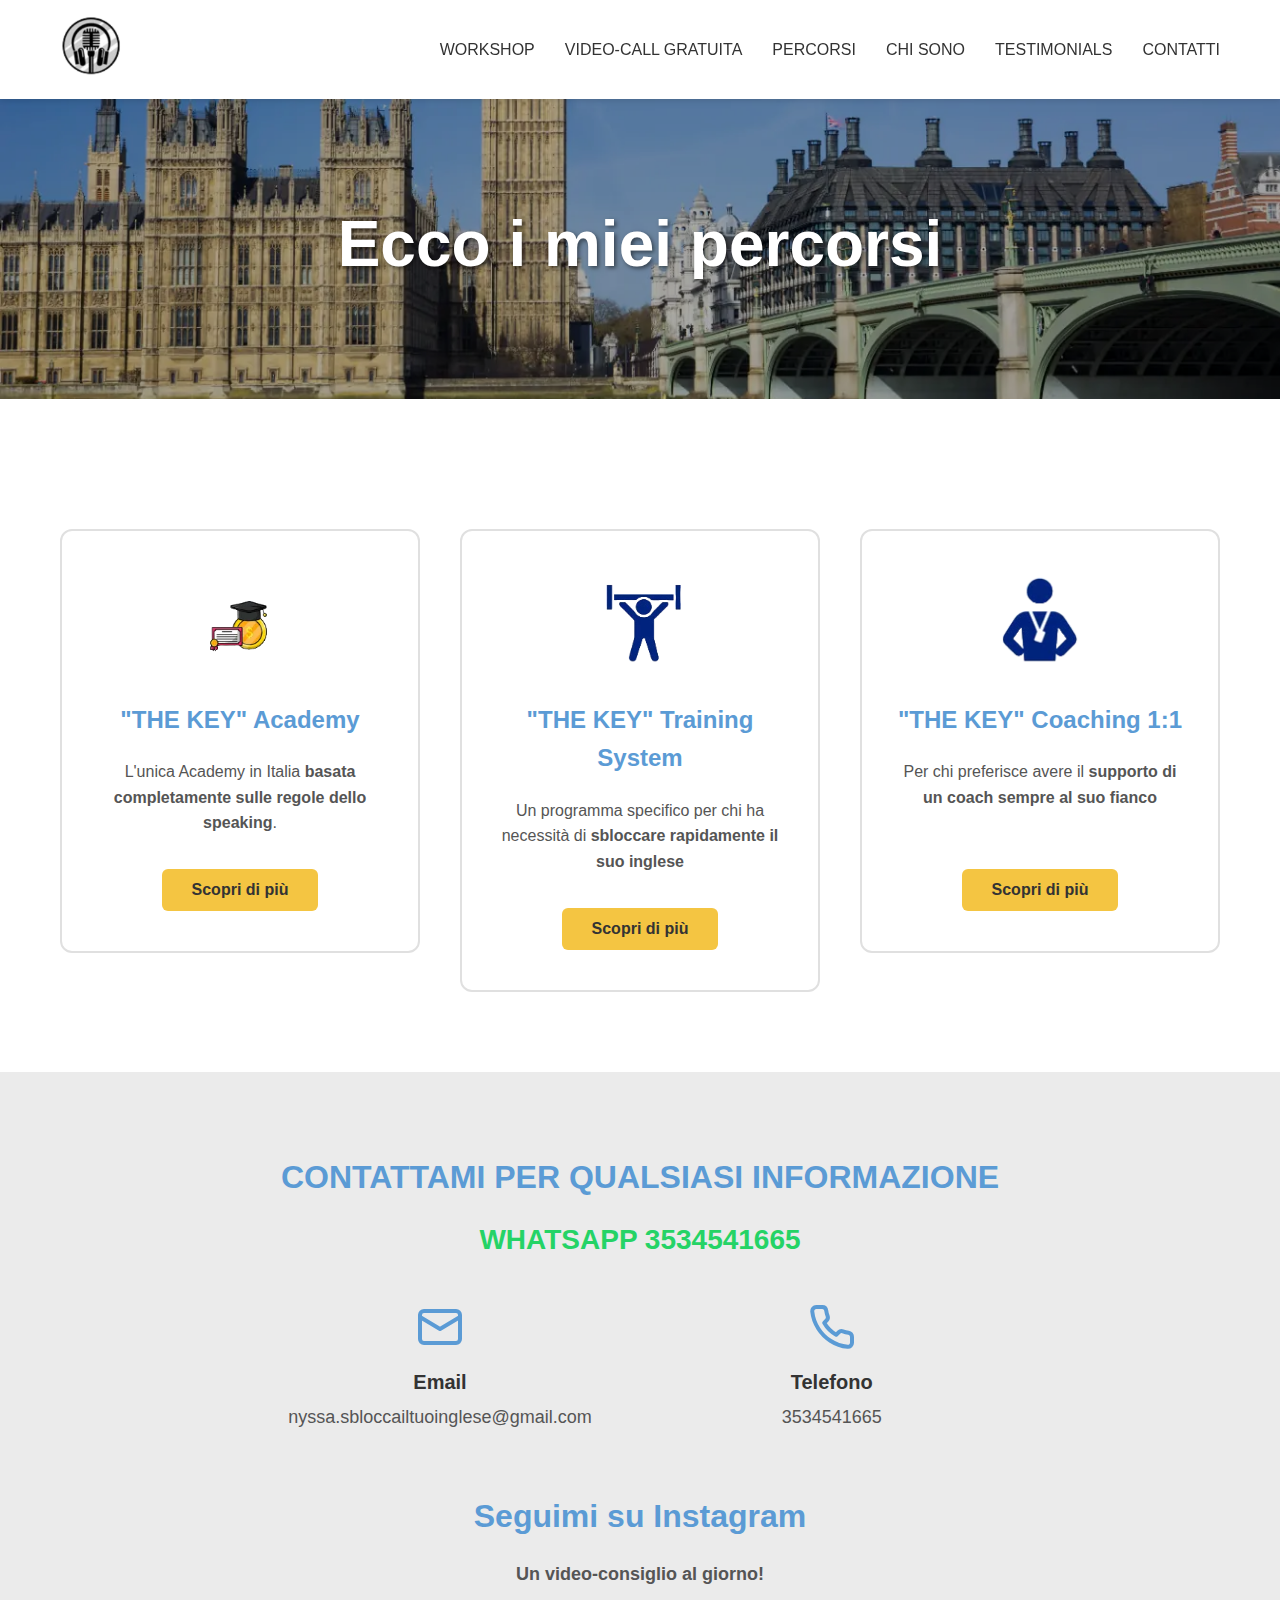
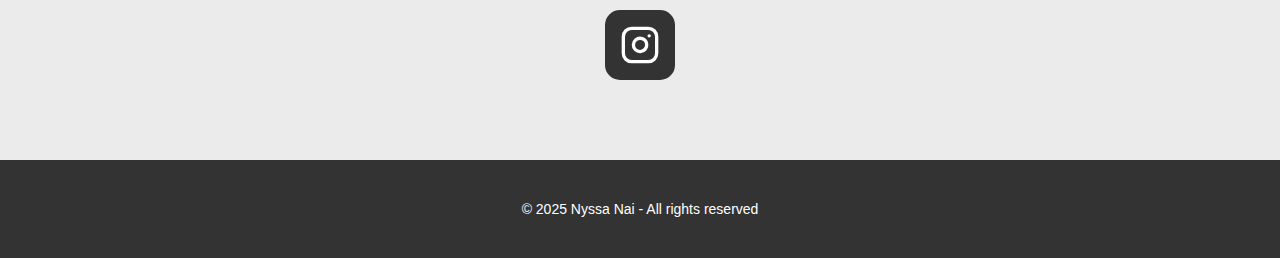
<file: percorsi.html>
<!DOCTYPE html>
<html lang="it">
<head>
    <meta charset="UTF-8">
    <meta name="viewport" content="width=device-width, initial-scale=1.0">
    <title>Percorsi di Coaching Inglese - THE KEY Academy | Nyssa Nai</title>
    <!-- SEO Meta Tags -->
    <meta name="description" content="Scopri i percorsi di coaching inglese di Nyssa Nai: THE KEY Academy, Coaching 1:1 e workshop gratuiti. Scegli il percorso più adatto per sbloccare il tuo inglese.">
    <meta name="keywords" content="percorsi inglese, coaching inglese percorso, corsi inglese speaking, THE KEY Academy percorsi, Nyssa Nai corsi">
    <meta name="author" content="Nyssa Nai">
    <meta name="robots" content="index, follow">
    <meta name="language" content="Italian">
    <link rel="canonical" href="https://sbloccailtuoinglese.it/percorsi.html">

    <!-- Favicon -->
    <link rel="icon" type="image/x-icon" href="favicon.png">
    <link rel="shortcut icon" type="image/x-icon" href="favicon.png">

    <!-- Open Graph / Facebook -->
    <meta property="og:type" content="website">
    <meta property="og:url" content="https://sbloccailtuoinglese.it/percorsi.html">
    <meta property="og:title" content="Percorsi di Coaching Inglese | THE KEY Academy di Nyssa Nai">
    <meta property="og:description" content="Scegli il percorso di coaching inglese più adatto a te: THE KEY Academy, sessioni 1:1 o workshop gratuiti. Ogni percorso è pensato per sbloccare il tuo inglese definitivamente.">
    <meta property="og:image" content="https://sbloccailtuoinglese.it/styles/images/training-icon.png">
    <meta property="og:image:width" content="1200">
    <meta property="og:image:height" content="630">
    <meta property="og:site_name" content="Nyssa Nai - Sblocca il tuo Inglese®">
    <meta property="og:locale" content="it_IT">

    <!-- Twitter Card -->
    <meta name="twitter:card" content="summary_large_image">
    <meta name="twitter:url" content="https://sbloccailtuoinglese.it/percorsi.html">
    <meta name="twitter:title" content="Percorsi di Coaching Inglese | THE KEY Academy di Nyssa Nai">
    <meta name="twitter:description" content="Scegli il percorso di coaching inglese più adatto a te: THE KEY Academy, sessioni 1:1 o workshop gratuiti. Ogni percorso è pensato per sbloccare il tuo inglese definitivamente.">
    <meta name="twitter:image" content="https://sbloccailtuoinglese.it/styles/images/training-icon.png">
    <link rel="stylesheet" href="styles/styles.css">
</head>
<body>
    <!-- Header -->
    <header>
        <nav class="navbar">
            <div class="container">
                <div class="logo">
                    <img src="styles/images/logo.png" alt="Nyssa Nai Logo">
                </div>
                <button class="mobile-menu-toggle" aria-label="Toggle menu">
                    <span></span>
                    <span></span>
                    <span></span>
                </button>
<ul class="nav-menu">
    <li><a href="index.html#workshop">WORKSHOP</a></li>
    <li><a href="call.html">VIDEO-CALL GRATUITA</a></li>
    <li><a href="percorsi.html">PERCORSI</a></li>
    <li><a href="info.html">CHI SONO</a></li>
    <li><a href="testimonials.html">TESTIMONIALS</a></li>
    <li><a href="contatti.html">CONTATTI</a></li>
</ul>
            </div>
        </nav>
    </header>

    <!-- Hero Section -->
    <section class="hero percorsi-hero">
        <div class="hero-overlay"></div>
        <div class="hero-content">
            <h1>Ecco i miei percorsi</h1>
        </div>
    </section>

    <!-- Main Content -->
    <main>
<!-- Percorsi Cards Section -->
<section class="percorsi-section">
    <div class="container">
        <div class="percorsi-grid">
            <!-- Card 1 -->
            <a href="academy.html" class="percorso-card-link">
                <div class="percorso-card">
                    <div class="percorso-icon">
                        <img src="styles/images/academy-icon.png" alt="Academy Icon">
                    </div>
                    <h2>"THE KEY" Academy</h2>
                    <p class="percorso-subtitle">L'unica Academy in Italia <strong>basata completamente sulle regole dello speaking</strong>.</p>
                    <button class="btn-percorso">Scopri di più</button>
                </div>
            </a>

            <!-- Card 2 -->
            <a href="key.html" class="percorso-card-link">
                <div class="percorso-card">
                    <div class="percorso-icon">
                        <img src="styles/images/training-icon.png" alt="Training Icon">
                    </div>
                    <h2>"THE KEY" Training System</h2>
                    <p class="percorso-subtitle">Un programma specifico per chi ha necessità di <strong>sbloccare rapidamente il suo inglese</strong></p>
                    <button class="btn-percorso">Scopri di più</button>
                </div>
            </a>

            <!-- Card 3 -->
            <a href="1-1.html" class="percorso-card-link">
                <div class="percorso-card">
                    <div class="percorso-icon">
                        <img src="styles/images/coaching-icon.png" alt="Coaching Icon">
                    </div>
                    <h2>"THE KEY" Coaching 1:1</h2>
                    <p class="percorso-subtitle">Per chi preferisce avere il <strong>supporto di un coach sempre al suo fianco</strong></p>
                    <button class="btn-percorso">Scopri di più</button>
                </div>
            </a>
        </div>
    </div>
</section>

        <!-- Contact Section (copied from index.html) -->
        <section class="contact-section" id="contatti">
            <div class="container">
                <h2>CONTATTAMI PER QUALSIASI INFORMAZIONE</h2>
                <h3 class="whatsapp-title">WHATSAPP 3534541665</h3>
                
                <div class="contact-info">
                    <div class="contact-item">
                        <div class="contact-icon">
                            <svg xmlns="http://www.w3.org/2000/svg" width="48" height="48" viewBox="0 0 24 24" fill="none" stroke="currentColor" stroke-width="2" stroke-linecap="round" stroke-linejoin="round">
                                <rect x="2" y="4" width="20" height="16" rx="2"></rect>
                                <path d="m2 7 10 6 10-6"></path>
                            </svg>
                        </div>
                        <p class="contact-label">Email</p>
                        <p class="contact-detail">nyssa.sbloccailtuoinglese@gmail.com</p>
                    </div>
                    <div class="contact-item">
                        <div class="contact-icon">
                            <svg xmlns="http://www.w3.org/2000/svg" width="48" height="48" viewBox="0 0 24 24" fill="none" stroke="currentColor" stroke-width="2" stroke-linecap="round" stroke-linejoin="round">
                                <path d="M22 16.92v3a2 2 0 0 1-2.18 2 19.79 19.79 0 0 1-8.63-3.07 19.5 19.5 0 0 1-6-6 19.79 19.79 0 0 1-3.07-8.67A2 2 0 0 1 4.11 2h3a2 2 0 0 1 2 1.72 12.84 12.84 0 0 0 .7 2.81 2 2 0 0 1-.45 2.11L8.09 9.91a16 16 0 0 0 6 6l1.27-1.27a2 2 0 0 1 2.11-.45 12.84 12.84 0 0 0 2.81.7A2 2 0 0 1 22 16.92z"></path>
                            </svg>
                        </div>
                        <p class="contact-label">Telefono</p>
                        <p class="contact-detail">3534541665</p>
                    </div>
                </div>
                
                <div class="social-section">
                <h2 class="section-title">Seguimi su Instagram</h2>
                <p class="centered-text"><strong>Un video-consiglio al giorno!</strong></p>
                <a href="https://www.instagram.com/nyssa.sbloccailtuoinglese/" class="instagram-link">
                    <svg xmlns="http://www.w3.org/2000/svg" width="48" height="48" viewBox="0 0 24 24" fill="none" stroke="currentColor" stroke-width="2" stroke-linecap="round" stroke-linejoin="round">
                        <rect x="2" y="2" width="20" height="20" rx="5" ry="5"></rect>
                        <path d="M16 11.37A4 4 0 1 1 12.63 8 4 4 0 0 1 16 11.37z"></path>
                        <line x1="17.5" y1="6.5" x2="17.51" y2="6.5"></line>
                    </svg>
                </a>
                </div>
            </div>
        </section>
    </main>

    <!-- Footer -->
    <footer>
        <div class="container">
            <p>&copy; 2025 Nyssa Nai - All rights reserved</p>
        </div>
    </footer>

    <script>
        const mobileMenuToggle = document.querySelector('.mobile-menu-toggle');
        const navMenu = document.querySelector('.nav-menu');
        
        mobileMenuToggle.addEventListener('click', () => {
            navMenu.classList.toggle('active');
            mobileMenuToggle.classList.toggle('active');
        });
        
        document.querySelectorAll('.nav-menu a').forEach(link => {
            link.addEventListener('click', () => {
                navMenu.classList.remove('active');
                mobileMenuToggle.classList.remove('active');
            });
        });
    </script>
</body>
</html>
</file>
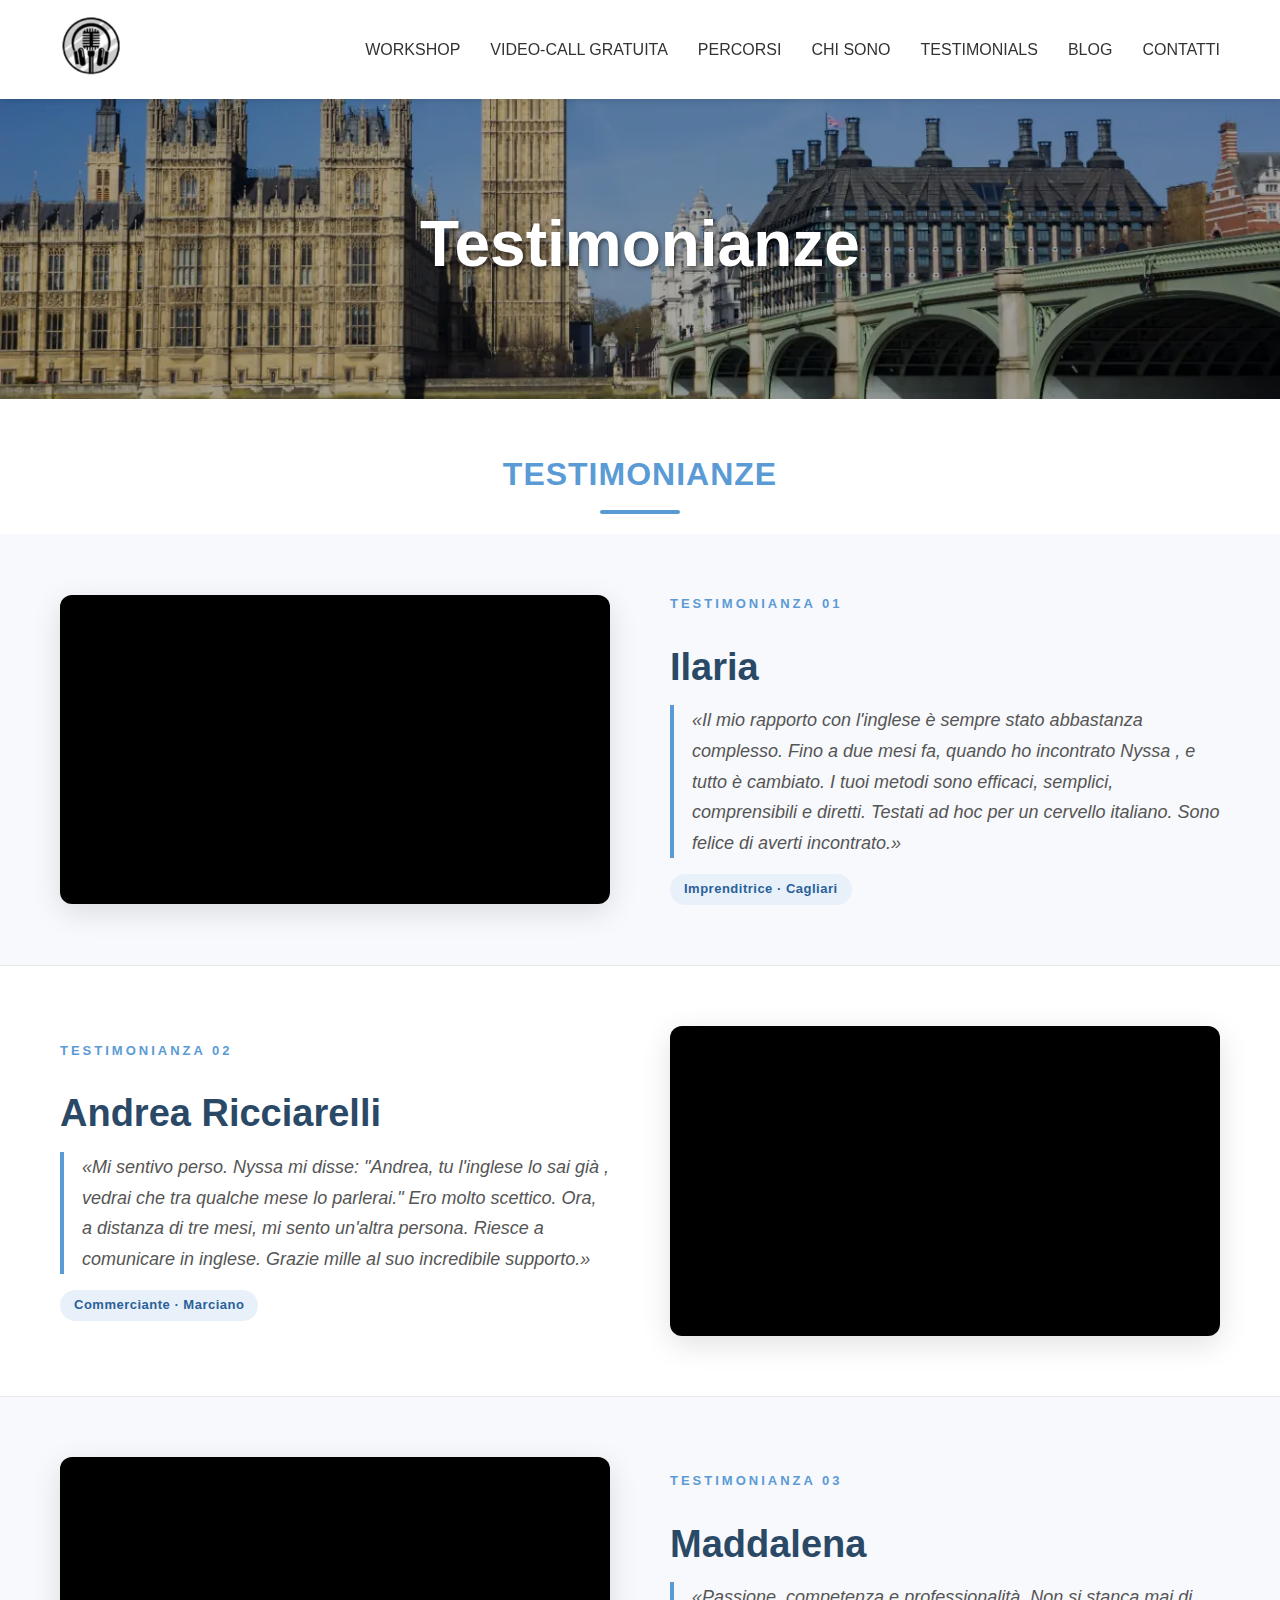
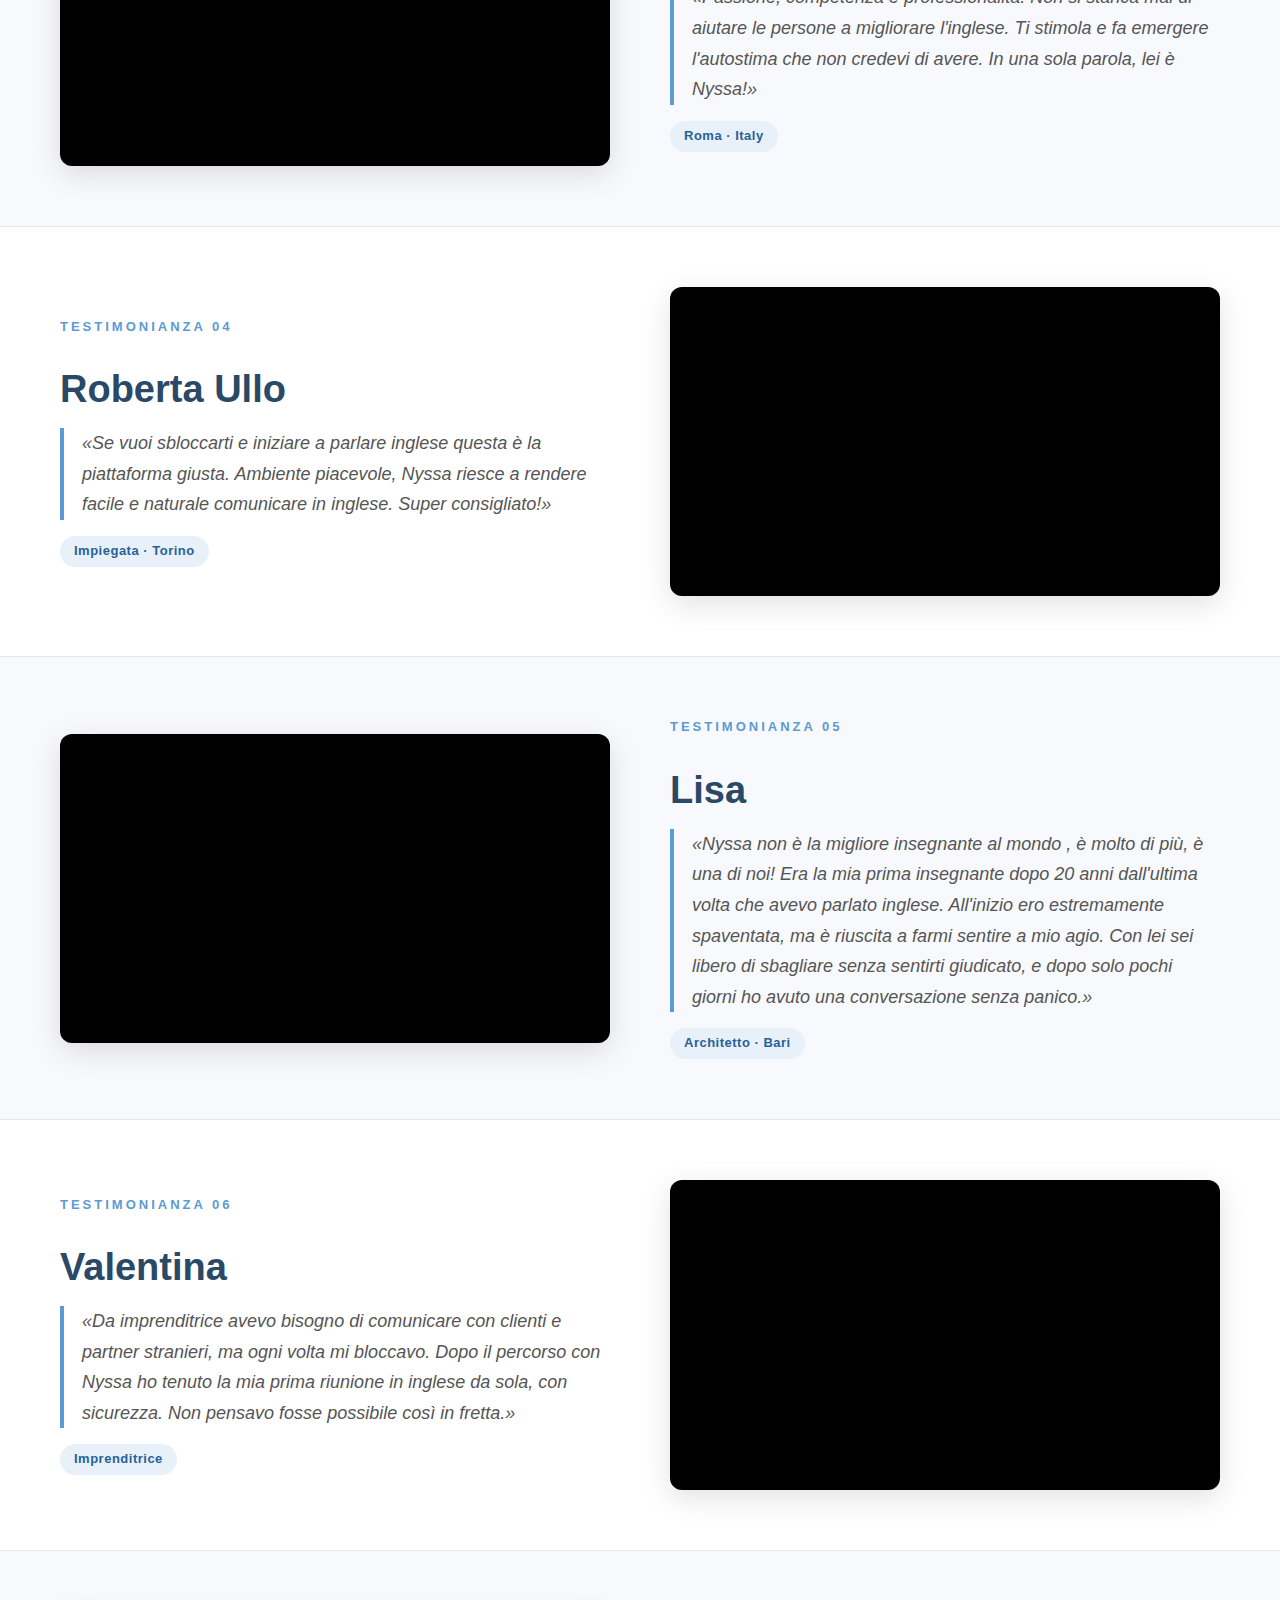
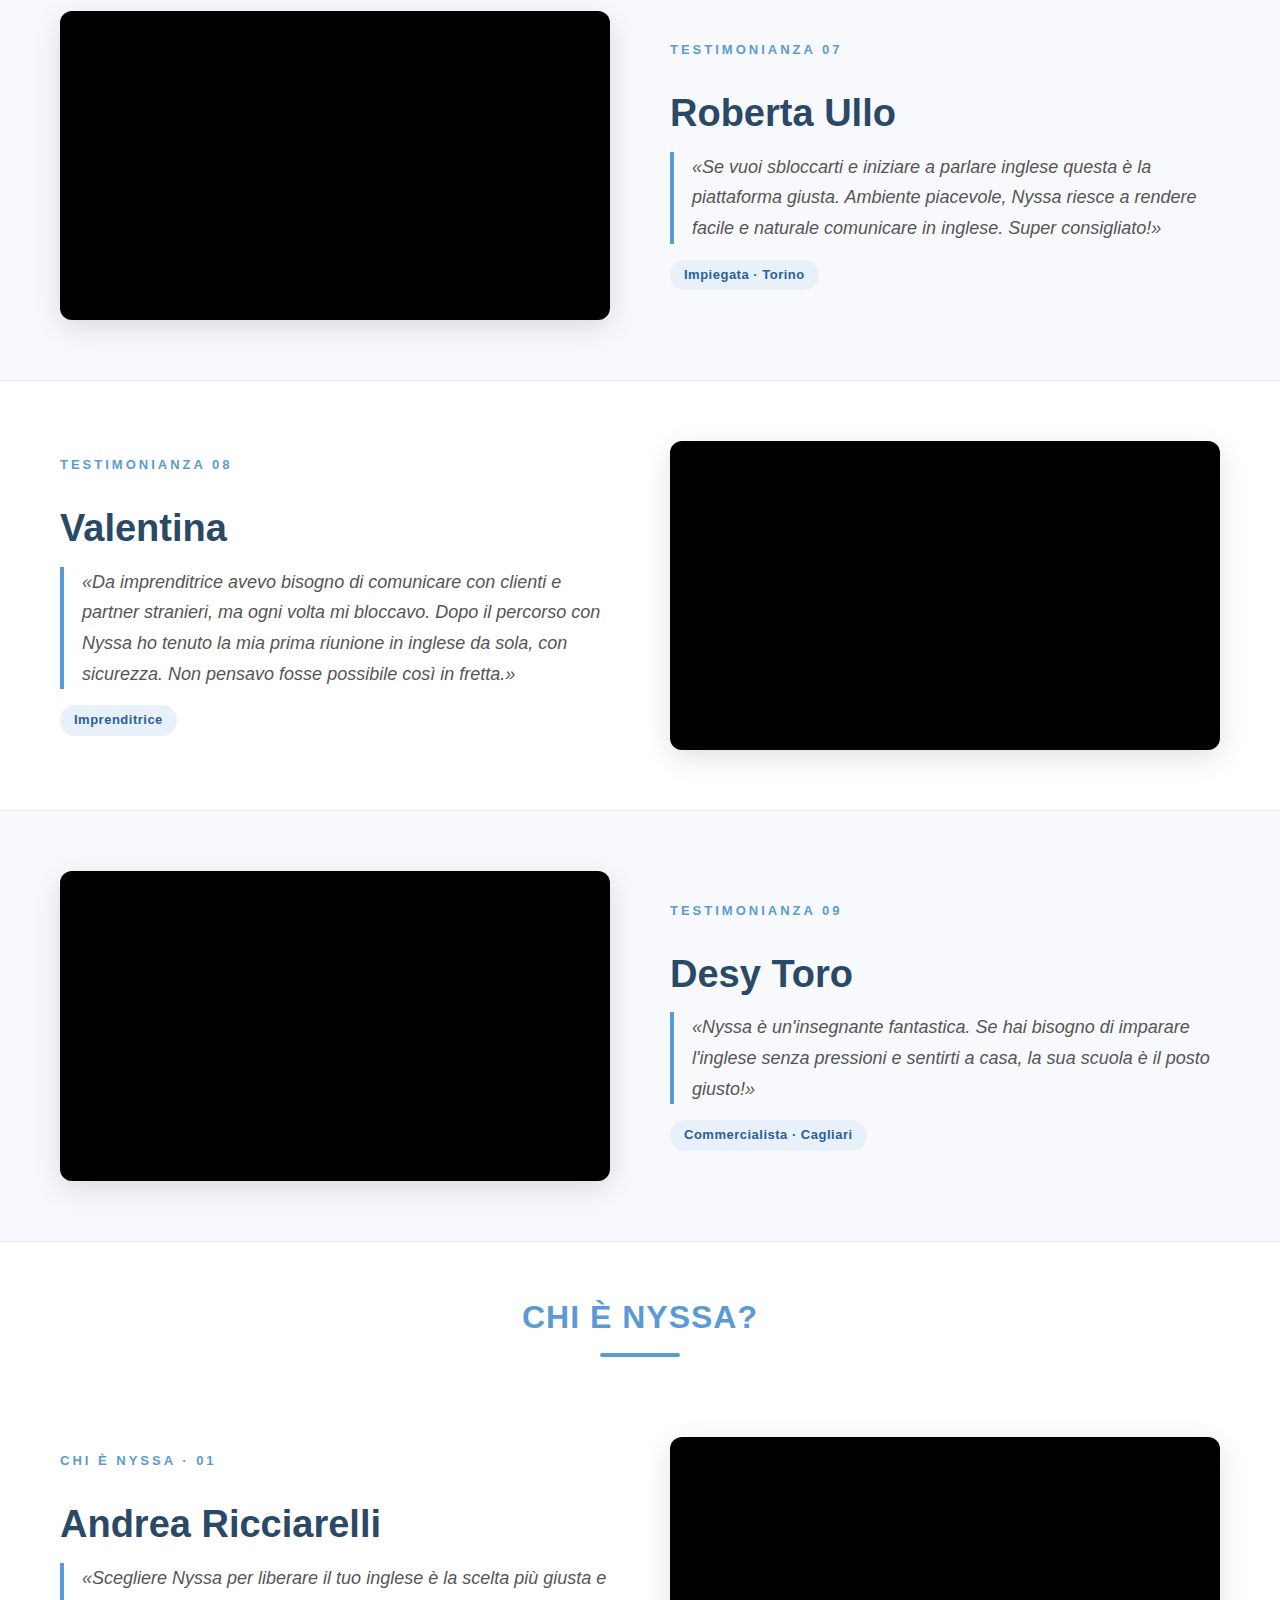
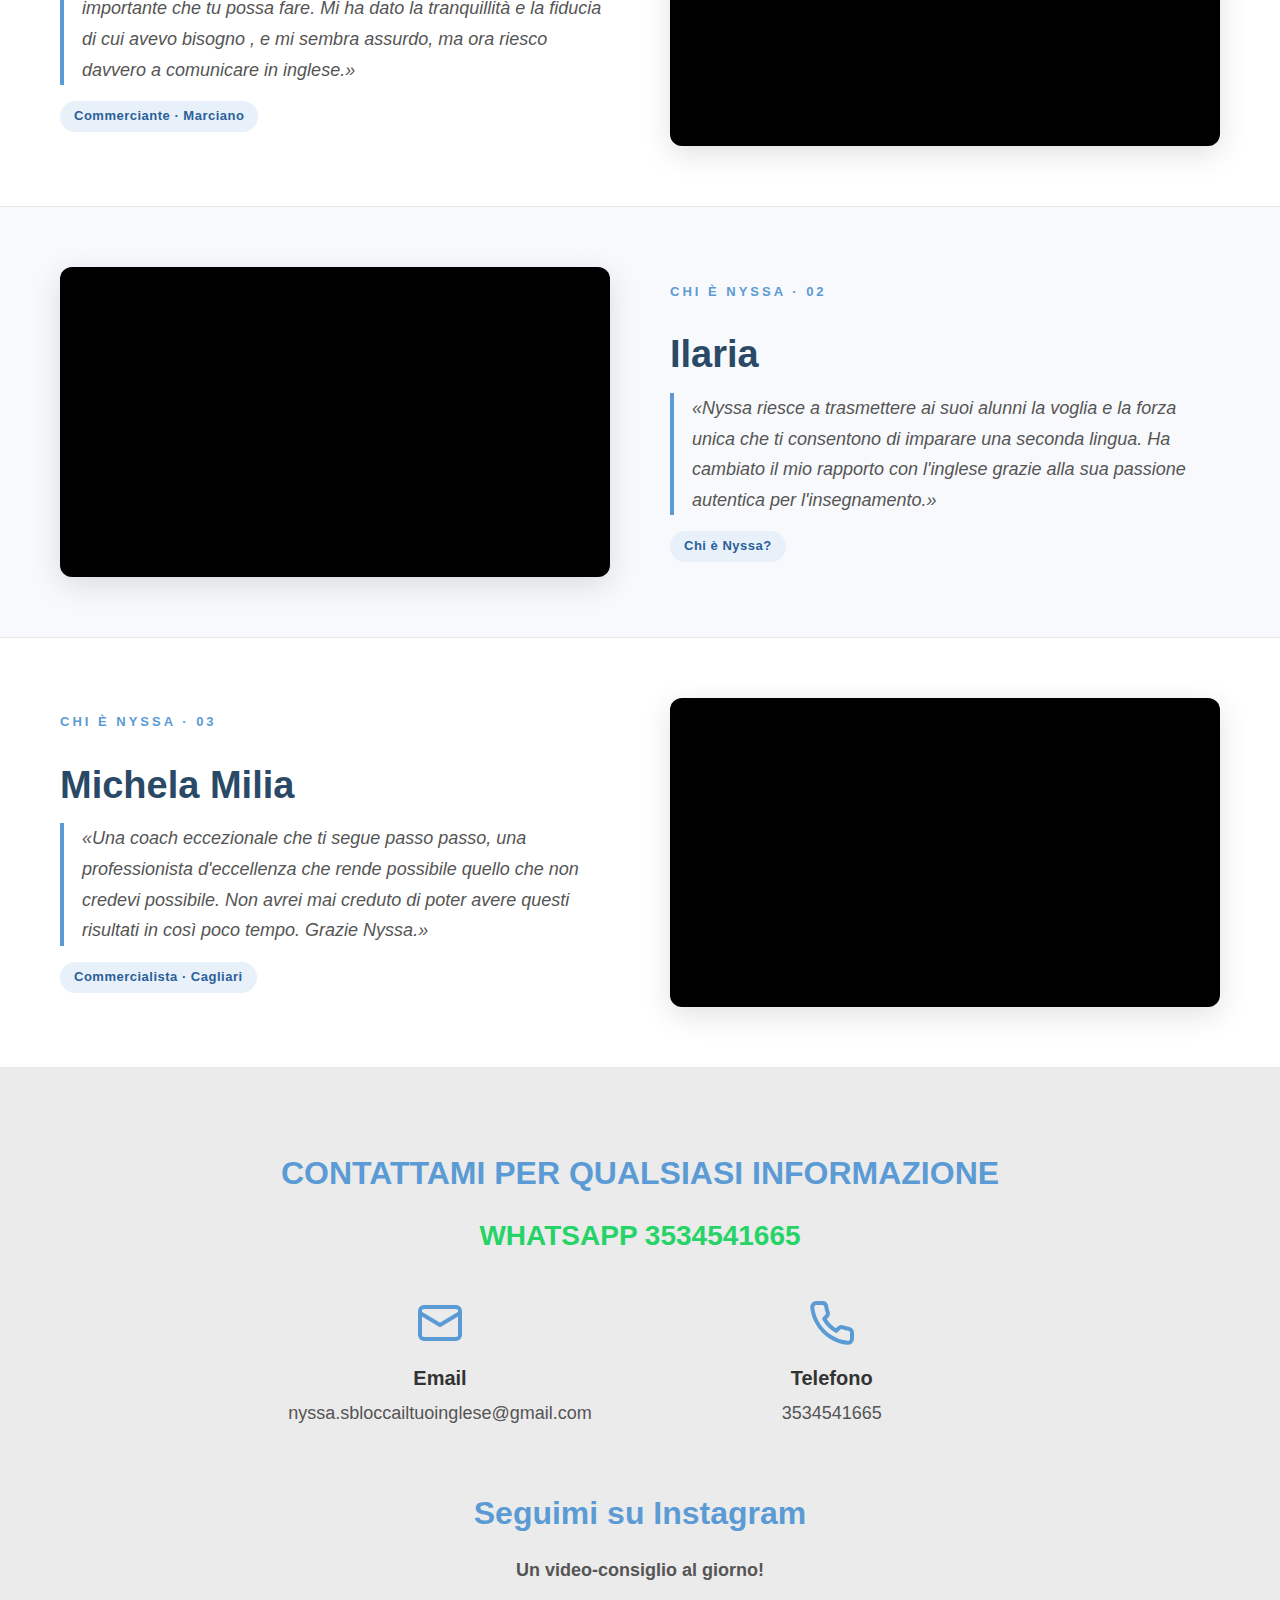
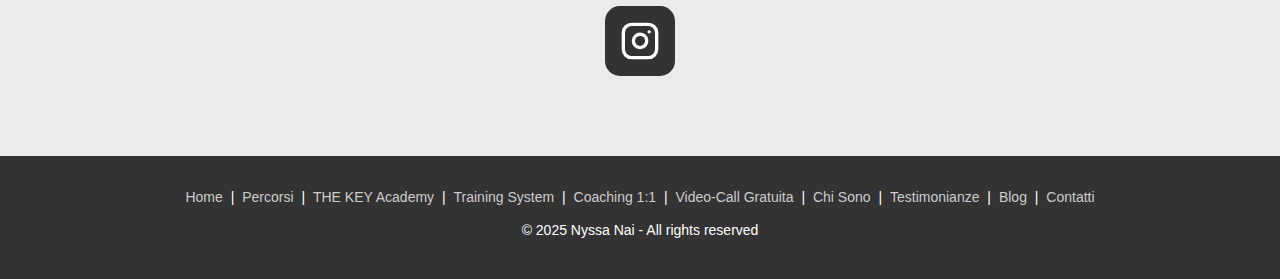
<file: testimonials.html>
<!DOCTYPE html>
<html lang="it">
<head>
    <meta charset="UTF-8">
    <meta name="viewport" content="width=device-width, initial-scale=1.0">
    <title>Testimonianze | Sblocca il tuo Inglese®</title>
    <!-- SEO Meta Tags -->
    <meta name="description" content="Leggi le testimonianze reali degli studenti di Nyssa Nai che hanno sbloccato il loro inglese con il Metodo THE KEY®. Video testimonianze e recensioni verificate.">
    <meta name="keywords" content="testimonianze Nyssa Nai, recensioni English coach, risultati metodo THE KEY, studenti inglese successo, sblocca inglese risultati">
    <meta name="author" content="Nyssa Nai">
    <meta name="robots" content="index, follow">
    <meta name="language" content="Italian">
    <link rel="canonical" href="https://sbloccailtuoinglese.it/testimonials.html">

    <!-- Preconnect for performance -->
    <link rel="preconnect" href="https://cdnjs.cloudflare.com">
    <link rel="preconnect" href="https://www.youtube.com">


    <!-- Favicon -->
    <link rel="icon" type="image/x-icon" href="favicon.png">
    <link rel="shortcut icon" type="image/x-icon" href="favicon.png">
    <link rel="apple-touch-icon" href="favicon.png">

    <!-- Open Graph / Facebook -->
    <meta property="og:type" content="website">
    <meta property="og:url" content="https://sbloccailtuoinglese.it/testimonials.html">
    <meta property="og:title" content="Testimonianze | Gli Studenti che hanno Sbloccato il loro Inglese">
    <meta property="og:description" content="Scopri le storie di successo degli studenti di Nyssa Nai. Video testimonianze e recensioni di chi ha sbloccato il proprio inglese con il Metodo THE KEY®.">
    <meta property="og:image" content="https://sbloccailtuoinglese.it/styles/images/nyssa-photo.jpg">
    <meta property="og:image:width" content="1200">
    <meta property="og:image:height" content="630">
    <meta property="og:site_name" content="Nyssa Nai - Sblocca il tuo Inglese®">
    <meta property="og:locale" content="it_IT">

    <!-- Twitter Card -->
    <meta name="twitter:card" content="summary_large_image">
    <meta name="twitter:url" content="https://sbloccailtuoinglese.it/testimonials.html">
    <meta name="twitter:title" content="Testimonianze | Gli Studenti che hanno Sbloccato il loro Inglese">
    <meta name="twitter:description" content="Scopri le storie di successo degli studenti di Nyssa Nai. Video testimonianze e recensioni di chi ha sbloccato il proprio inglese con il Metodo THE KEY®.">
    <meta name="twitter:image" content="https://sbloccailtuoinglese.it/styles/images/nyssa-photo.jpg">
    <link rel="stylesheet" href="styles/styles.css">
    <style>
        .testimonials-hero {
            height: 300px;
        }

        /* ── Intro ── */
        .testimonials-intro-section {
            background-color: white;
            padding: 60px 0;
            text-align: center;
        }

        .testimonials-intro-title {
            font-size: 42px;
            color: #5b9bd5;
            margin-bottom: 30px;
            font-weight: 600;
        }

        .testimonials-intro-text {
            font-size: 20px;
            color: #2a4966;
            font-weight: 600;
            max-width: 900px;
            margin: 0 auto 20px auto;
            line-height: 1.6;
        }

        /* ── Category heading ── */
        .testimonials-category-title {
            font-size: 32px;
            color: #5b9bd5;
            text-align: center;
            padding: 50px 20px 10px;
            font-weight: 700;
            letter-spacing: 1px;
            text-transform: uppercase;
        }

        .testimonials-category-divider {
            width: 80px;
            height: 4px;
            background: #5b9bd5;
            border: none;
            border-radius: 2px;
            margin: 0 auto 20px;
        }

        /* ── Individual testimonial section ── */
        .testimonial-section {
            padding: 60px 0;
            border-bottom: 1px solid #e8e8e8;
        }

        .testimonial-section:nth-child(odd) {
            background-color: #f8f9fc;
        }

        .testimonial-section:nth-child(even) {
            background-color: #ffffff;
        }

        .testimonial-inner {
            display: grid;
            grid-template-columns: 1fr 1fr;
            gap: 60px;
            align-items: center;
            max-width: 1200px;
            margin: 0 auto;
            padding: 0 20px;
        }

        /* Alternate: even sections flip the layout */
        .testimonial-section:nth-child(even) .testimonial-inner {
            direction: rtl;
        }
        .testimonial-section:nth-child(even) .testimonial-inner > * {
            direction: ltr;
        }

        .testimonial-video-wrapper {
            border-radius: 12px;
            overflow: hidden;
            box-shadow: 0 8px 30px rgba(0,0,0,0.12);
            aspect-ratio: 16/9;
            background: #000;
        }

        .testimonial-video-wrapper iframe {
            width: 100%;
            height: 100%;
            border: none;
            display: block;
        }

        .testimonial-text-block {
            display: flex;
            flex-direction: column;
            justify-content: center;
            gap: 16px;
        }

        .testimonial-number {
            font-size: 13px;
            font-weight: 700;
            letter-spacing: 3px;
            text-transform: uppercase;
            color: #5b9bd5;
        }

        .testimonial-name {
            font-size: 38px;
            font-weight: 700;
            color: #2a4966;
            line-height: 1.15;
        }

        .testimonial-quote {
            font-size: 18px;
            color: #555;
            line-height: 1.7;
            font-style: italic;
            border-left: 4px solid #5b9bd5;
            padding-left: 18px;
        }

        .testimonial-tag {
            display: inline-block;
            background-color: #e8f1fa;
            color: #2a6099;
            font-size: 13px;
            font-weight: 600;
            padding: 5px 14px;
            border-radius: 20px;
            width: fit-content;
            letter-spacing: 0.5px;
        }

        /* ── Responsive ── */
        @media (max-width: 900px) {
            .testimonial-inner {
                grid-template-columns: 1fr;
                gap: 30px;
            }

            .testimonial-section:nth-child(even) .testimonial-inner {
                direction: ltr;
            }

            .testimonial-name {
                font-size: 28px;
            }

            .testimonials-intro-title {
                font-size: 32px;
            }

            .testimonials-intro-text {
                font-size: 18px;
                padding: 0 20px;
            }
        }
    </style>
    <!-- Structured Data -->
    <script type="application/ld+json">
    {
      "@context": "https://schema.org",
      "@type": "ItemList",
      "name": "Testimonianze degli studenti di Nyssa Nai",
      "description": "Video testimonianze e recensioni di studenti che hanno sbloccato il loro inglese con il Metodo THE KEY®.",
      "url": "https://sbloccailtuoinglese.it/testimonials.html",
      "itemListElement": [
        {"@type":"Review","position":1,"author":{"@type":"Person","name":"Giovanni Stoduto"},"reviewBody":"Realmente riesce a sbloccare il tuo inglese. Calibra l'insegnamento individualmente e rende l'apprendimento friendly e non frustante.","reviewRating":{"@type":"Rating","ratingValue":"5","bestRating":"5"},"itemReviewed":{"@type":"EducationalOrganization","name":"THE KEY Academy"}},
        {"@type":"Review","position":2,"author":{"@type":"Person","name":"Olimpia Soldato"},"reviewBody":"Il metodo sblocca il tuo inglese con Nyssa lo trovo veramente efficace per chi come me ha studiato tanto l'inglese ma si sente poco sicura nella lingua parlata.","reviewRating":{"@type":"Rating","ratingValue":"5","bestRating":"5"},"itemReviewed":{"@type":"EducationalOrganization","name":"THE KEY Academy"}},
        {"@type":"Review","position":3,"author":{"@type":"Person","name":"Susanna Brizzi"},"reviewBody":"È riuscita a sbloccare e a farmi parlare inglese in pochi mesi. Non ho più paura di sbagliare ed essere giudicata.","reviewRating":{"@type":"Rating","ratingValue":"5","bestRating":"5"},"itemReviewed":{"@type":"EducationalOrganization","name":"THE KEY Academy"}}
      ]
    }
    </script>
</head>
<body>
    <!-- Header -->
    <header>
        <nav class="navbar">
            <div class="container">
                <div class="logo">
                    <img src="styles/images/logo.png" alt="Nyssa Nai , English Coach Logo" width="206" height="200">
                </div>
                <button class="mobile-menu-toggle" aria-label="Toggle menu">
                    <span></span>
                    <span></span>
                    <span></span>
                </button>
<ul class="nav-menu">
    <li><a href="index.html#workshop">WORKSHOP</a></li>
    <li><a href="call.html">VIDEO-CALL GRATUITA</a></li>
    <li><a href="percorsi.html">PERCORSI</a></li>
    <li><a href="info.html">CHI SONO</a></li>
    <li><a href="testimonials.html">TESTIMONIALS</a></li>
    <li><a href="blog.html">BLOG</a></li>
    <li><a href="contatti.html">CONTATTI</a></li>
</ul>
            </div>
        </nav>
    </header>

    <!-- Hero Section -->
    <section class="hero testimonials-hero">
        <div class="hero-overlay"></div>
        <div class="hero-content">
            <h1>Testimonianze</h1>
        </div>
    </section>

    <!-- Main Content -->
    <main>
        

        <!-- ══════════════════════════════════════
             TESTIMONIALS , one section per video
             ══════════════════════════════════════ -->

        <!-- Category heading: Testimonianze -->
        <h2 class="testimonials-category-title">Testimonianze</h2>
        <hr class="testimonials-category-divider">

        <!-- 1 · Ilaria -->
        <section class="testimonial-section">
            <div class="testimonial-inner">
                <div class="testimonial-video-wrapper">
                    <iframe src="https://www.youtube.com/embed/eZvA85-DjaU" title="Testimonianza di Ilaria , Sblocca il tuo Inglese" loading="lazy" allow="accelerometer; autoplay; clipboard-write; encrypted-media; gyroscope; picture-in-picture" allowfullscreen></iframe>
                </div>
                <div class="testimonial-text-block">
                    <span class="testimonial-number">Testimonianza 01</span>
                    <h3 class="testimonial-name">Ilaria</h3>
                    <p class="testimonial-quote">«Il mio rapporto con l'inglese è sempre stato abbastanza complesso. Fino a due mesi fa, quando ho incontrato Nyssa , e tutto è cambiato. I tuoi metodi sono efficaci, semplici, comprensibili e diretti. Testati ad hoc per un cervello italiano. Sono felice di averti incontrato.»</p>
                    <span class="testimonial-tag">Imprenditrice · Cagliari</span>
                </div>
            </div>
        </section>

        <!-- 2 · Andrea -->
        <section class="testimonial-section">
            <div class="testimonial-inner">
                <div class="testimonial-video-wrapper">
                    <iframe src="https://www.youtube.com/embed/AX1aW5D-Iu0" title="Testimonianza di Andrea , Sblocca il tuo Inglese" loading="lazy" allow="accelerometer; autoplay; clipboard-write; encrypted-media; gyroscope; picture-in-picture" allowfullscreen></iframe>
                </div>
                <div class="testimonial-text-block">
                    <span class="testimonial-number">Testimonianza 02</span>
                    <h3 class="testimonial-name">Andrea Ricciarelli</h3>
                    <p class="testimonial-quote">«Mi sentivo perso. Nyssa mi disse: "Andrea, tu l'inglese lo sai già , vedrai che tra qualche mese lo parlerai." Ero molto scettico. Ora, a distanza di tre mesi, mi sento un'altra persona. Riesce a comunicare in inglese. Grazie mille al suo incredibile supporto.»</p>
                    <span class="testimonial-tag">Commerciante · Marciano</span>
                </div>
            </div>
        </section>

        <!-- 3 · Maddalena -->
        <section class="testimonial-section">
            <div class="testimonial-inner">
                <div class="testimonial-video-wrapper">
                    <iframe src="https://www.youtube.com/embed/QQ3WOJNr3dU" title="Testimonianza di Maddalena , Sblocca il tuo Inglese" loading="lazy" allow="accelerometer; autoplay; clipboard-write; encrypted-media; gyroscope; picture-in-picture" allowfullscreen></iframe>
                </div>
                <div class="testimonial-text-block">
                    <span class="testimonial-number">Testimonianza 03</span>
                    <h3 class="testimonial-name">Maddalena</h3>
                    <p class="testimonial-quote">«Passione, competenza e professionalità. Non si stanca mai di aiutare le persone a migliorare l'inglese. Ti stimola e fa emergere l'autostima che non credevi di avere. In una sola parola, lei è Nyssa!»</p>
                    <span class="testimonial-tag">Roma · Italy</span>
                </div>
            </div>
        </section>

        <!-- 4 · Roberta -->
        <section class="testimonial-section">
            <div class="testimonial-inner">
                <div class="testimonial-video-wrapper">
                    <iframe src="https://www.youtube.com/embed/wG5gJyYPLVo" title="Testimonianza di Roberta , Sblocca il tuo Inglese" loading="lazy" allow="accelerometer; autoplay; clipboard-write; encrypted-media; gyroscope; picture-in-picture" allowfullscreen></iframe>
                </div>
                <div class="testimonial-text-block">
                    <span class="testimonial-number">Testimonianza 04</span>
                    <h3 class="testimonial-name">Roberta Ullo</h3>
                    <p class="testimonial-quote">«Se vuoi sbloccarti e iniziare a parlare inglese questa è la piattaforma giusta. Ambiente piacevole, Nyssa riesce a rendere facile e naturale comunicare in inglese. Super consigliato!»</p>
                    <span class="testimonial-tag">Impiegata · Torino</span>
                </div>
            </div>
        </section>

        <!-- 5 · Lisa -->
        <section class="testimonial-section">
            <div class="testimonial-inner">
                <div class="testimonial-video-wrapper">
                    <iframe src="https://www.youtube.com/embed/nyu0Wws-2xE" title="Testimonianza di Lisa , Sblocca il tuo Inglese" loading="lazy" allow="accelerometer; autoplay; clipboard-write; encrypted-media; gyroscope; picture-in-picture" allowfullscreen></iframe>
                </div>
                <div class="testimonial-text-block">
                    <span class="testimonial-number">Testimonianza 05</span>
                    <h3 class="testimonial-name">Lisa</h3>
                    <p class="testimonial-quote">«Nyssa non è la migliore insegnante al mondo , è molto di più, è una di noi! Era la mia prima insegnante dopo 20 anni dall'ultima volta che avevo parlato inglese. All'inizio ero estremamente spaventata, ma è riuscita a farmi sentire a mio agio. Con lei sei libero di sbagliare senza sentirti giudicato, e dopo solo pochi giorni ho avuto una conversazione senza panico.»</p>
                    <span class="testimonial-tag">Architetto · Bari</span>
                </div>
            </div>
        </section>

        <!-- 6 · Valentina -->
        <section class="testimonial-section">
            <div class="testimonial-inner">
                <div class="testimonial-video-wrapper">
                    <iframe src="https://www.youtube.com/embed/QslDfOwuuWU" title="Testimonianza di Valentina , Sblocca il tuo Inglese" loading="lazy" allow="accelerometer; autoplay; clipboard-write; encrypted-media; gyroscope; picture-in-picture" allowfullscreen></iframe>
                </div>
                <div class="testimonial-text-block">
                    <span class="testimonial-number">Testimonianza 06</span>
                    <h3 class="testimonial-name">Valentina</h3>
                    <p class="testimonial-quote">«Da imprenditrice avevo bisogno di comunicare con clienti e partner stranieri, ma ogni volta mi bloccavo. Dopo il percorso con Nyssa ho tenuto la mia prima riunione in inglese da sola, con sicurezza. Non pensavo fosse possibile così in fretta.»</p>
                    <span class="testimonial-tag">Imprenditrice</span>
                </div>
            </div>
        </section>

        <!-- 7 · Roberta (Metodo THE KEY) -->
        <section class="testimonial-section">
            <div class="testimonial-inner">
                <div class="testimonial-video-wrapper">
                    <iframe src="https://www.youtube.com/embed/8uTGYGN0DiM" title="Testimonianza di Roberta sul Metodo THE KEY" loading="lazy" allow="accelerometer; autoplay; clipboard-write; encrypted-media; gyroscope; picture-in-picture" allowfullscreen></iframe>
                </div>
                <div class="testimonial-text-block">
                    <span class="testimonial-number">Testimonianza 07</span>
                    <h3 class="testimonial-name">Roberta Ullo</h3>
                    <p class="testimonial-quote">«Se vuoi sbloccarti e iniziare a parlare inglese questa è la piattaforma giusta. Ambiente piacevole, Nyssa riesce a rendere facile e naturale comunicare in inglese. Super consigliato!»</p>
                    <span class="testimonial-tag">Impiegata · Torino</span>
                </div>
            </div>
        </section>

        <!-- 8 · Valentina (Metodo THE KEY) -->
        <section class="testimonial-section">
            <div class="testimonial-inner">
                <div class="testimonial-video-wrapper">
                    <iframe src="https://www.youtube.com/embed/GDxxVWEsxGY" title="Testimonianza di Valentina sul Metodo THE KEY" loading="lazy" allow="accelerometer; autoplay; clipboard-write; encrypted-media; gyroscope; picture-in-picture" allowfullscreen></iframe>
                </div>
                <div class="testimonial-text-block">
                    <span class="testimonial-number">Testimonianza 08</span>
                    <h3 class="testimonial-name">Valentina</h3>
                    <p class="testimonial-quote">«Da imprenditrice avevo bisogno di comunicare con clienti e partner stranieri, ma ogni volta mi bloccavo. Dopo il percorso con Nyssa ho tenuto la mia prima riunione in inglese da sola, con sicurezza. Non pensavo fosse possibile così in fretta.»</p>
                    <span class="testimonial-tag">Imprenditrice</span>
                </div>
            </div>
        </section>

        <!-- 9 · Desy -->
        <section class="testimonial-section">
            <div class="testimonial-inner">
                <div class="testimonial-video-wrapper">
                    <iframe src="https://www.youtube.com/embed/cW9FrD3vTM4" title="Testimonianza di Desy sul Metodo THE KEY" loading="lazy" allow="accelerometer; autoplay; clipboard-write; encrypted-media; gyroscope; picture-in-picture" allowfullscreen></iframe>
                </div>
                <div class="testimonial-text-block">
                    <span class="testimonial-number">Testimonianza 09</span>
                    <h3 class="testimonial-name">Desy Toro</h3>
                    <p class="testimonial-quote">«Nyssa è un'insegnante fantastica. Se hai bisogno di imparare l'inglese senza pressioni e sentirti a casa, la sua scuola è il posto giusto!»</p>
                    <span class="testimonial-tag">Commercialista · Cagliari</span>
                </div>
            </div>
        </section>

        <!-- ══════════════════════════════════════
             CHI È NYSSA? , one section per video
             ══════════════════════════════════════ -->

        <h2 class="testimonials-category-title">Chi è Nyssa?</h2>
        <hr class="testimonials-category-divider">

        <!-- 10 · Andrea , Chi è Nyssa -->
        <section class="testimonial-section">
            <div class="testimonial-inner">
                <div class="testimonial-video-wrapper">
                    <iframe src="https://www.youtube.com/embed/F7822V4sXIg" title="Chi è Nyssa Nai English Coach , Racconto di Andrea" loading="lazy" allow="accelerometer; autoplay; clipboard-write; encrypted-media; gyroscope; picture-in-picture" allowfullscreen></iframe>
                </div>
                <div class="testimonial-text-block">
                    <span class="testimonial-number">Chi è Nyssa · 01</span>
                    <h3 class="testimonial-name">Andrea Ricciarelli</h3>
                    <p class="testimonial-quote">«Scegliere Nyssa per liberare il tuo inglese è la scelta più giusta e importante che tu possa fare. Mi ha dato la tranquillità e la fiducia di cui avevo bisogno , e mi sembra assurdo, ma ora riesco davvero a comunicare in inglese.»</p>
                    <span class="testimonial-tag">Commerciante · Marciano</span>
                </div>
            </div>
        </section>

        <!-- 11 · Ilaria , Chi è Nyssa -->
        <section class="testimonial-section">
            <div class="testimonial-inner">
                <div class="testimonial-video-wrapper">
                    <iframe src="https://www.youtube.com/embed/HAbEpjfHEIE" title="Chi è Nyssa Nai English Coach , Racconto di Ilaria" loading="lazy" allow="accelerometer; autoplay; clipboard-write; encrypted-media; gyroscope; picture-in-picture" allowfullscreen></iframe>
                </div>
                <div class="testimonial-text-block">
                    <span class="testimonial-number">Chi è Nyssa · 02</span>
                    <h3 class="testimonial-name">Ilaria</h3>
                    <p class="testimonial-quote">«Nyssa riesce a trasmettere ai suoi alunni la voglia e la forza unica che ti consentono di imparare una seconda lingua. Ha cambiato il mio rapporto con l'inglese grazie alla sua passione autentica per l'insegnamento.»</p>
                    <span class="testimonial-tag">Chi è Nyssa?</span>
                </div>
            </div>
        </section>

        <!-- 12 · Michela , Chi è Nyssa -->
        <section class="testimonial-section">
            <div class="testimonial-inner">
                <div class="testimonial-video-wrapper">
                    <iframe src="https://www.youtube.com/embed/FFKfxZ7lxog" title="Chi è Nyssa Nai English Coach , Racconto di Michela" loading="lazy" allow="accelerometer; autoplay; clipboard-write; encrypted-media; gyroscope; picture-in-picture" allowfullscreen></iframe>
                </div>
                <div class="testimonial-text-block">
                    <span class="testimonial-number">Chi è Nyssa · 03</span>
                    <h3 class="testimonial-name">Michela Milia</h3>
                    <p class="testimonial-quote">«Una coach eccezionale che ti segue passo passo, una professionista d'eccellenza che rende possibile quello che non credevi possibile. Non avrei mai creduto di poter avere questi risultati in così poco tempo. Grazie Nyssa.»</p>
                    <span class="testimonial-tag">Commercialista · Cagliari</span>
                </div>
            </div>
        </section>
        <!-- Contact Section -->
        <section class="contact-section" id="contatti">
            <div class="container">
                <h2>CONTATTAMI PER QUALSIASI INFORMAZIONE</h2>
                <h3 class="whatsapp-title">WHATSAPP 3534541665</h3>
                
                <div class="contact-info">
                    <div class="contact-item">
                        <div class="contact-icon">
                            <svg xmlns="http://www.w3.org/2000/svg" width="48" height="48" viewBox="0 0 24 24" fill="none" stroke="currentColor" stroke-width="2" stroke-linecap="round" stroke-linejoin="round">
                                <rect x="2" y="4" width="20" height="16" rx="2"></rect>
                                <path d="m2 7 10 6 10-6"></path>
                            </svg>
                        </div>
                        <p class="contact-label">Email</p>
                        <p class="contact-detail">nyssa.sbloccailtuoinglese@gmail.com</p>
                    </div>
                    <div class="contact-item">
                        <div class="contact-icon">
                            <svg xmlns="http://www.w3.org/2000/svg" width="48" height="48" viewBox="0 0 24 24" fill="none" stroke="currentColor" stroke-width="2" stroke-linecap="round" stroke-linejoin="round">
                                <path d="M22 16.92v3a2 2 0 0 1-2.18 2 19.79 19.79 0 0 1-8.63-3.07 19.5 19.5 0 0 1-6-6 19.79 19.79 0 0 1-3.07-8.67A2 2 0 0 1 4.11 2h3a2 2 0 0 1 2 1.72 12.84 12.84 0 0 0 .7 2.81 2 2 0 0 1-.45 2.11L8.09 9.91a16 16 0 0 0 6 6l1.27-1.27a2 2 0 0 1 2.11-.45 12.84 12.84 0 0 0 2.81.7A2 2 0 0 1 22 16.92z"></path>
                            </svg>
                        </div>
                        <p class="contact-label">Telefono</p>
                        <p class="contact-detail">3534541665</p>
                    </div>
                </div>
                
                <div class="social-section">
                <h2 class="section-title">Seguimi su Instagram</h2>
                <p class="centered-text"><strong>Un video-consiglio al giorno!</strong></p>
                <a href="https://www.instagram.com/nyssa.sbloccailtuoinglese/" class="instagram-link">
                    <svg xmlns="http://www.w3.org/2000/svg" width="48" height="48" viewBox="0 0 24 24" fill="none" stroke="currentColor" stroke-width="2" stroke-linecap="round" stroke-linejoin="round">
                        <rect x="2" y="2" width="20" height="20" rx="5" ry="5"></rect>
                        <path d="M16 11.37A4 4 0 1 1 12.63 8 4 4 0 0 1 16 11.37z"></path>
                        <line x1="17.5" y1="6.5" x2="17.51" y2="6.5"></line>
                    </svg>
                </a>
                </div>
            </div>
        </section>
    </main>

    <footer>
        <div class="container">
            <nav class="footer-nav" aria-label="Footer navigation">
                <a href="index.html">Home</a> |
                <a href="percorsi.html">Percorsi</a> |
                <a href="academy.html">THE KEY Academy</a> |
                <a href="key.html">Training System</a> |
                <a href="1-1.html">Coaching 1:1</a> |
                <a href="call.html">Video-Call Gratuita</a> |
                <a href="info.html">Chi Sono</a> |
                <a href="testimonials.html">Testimonianze</a> |
                <a href="blog.html">Blog</a> |
                <a href="contatti.html">Contatti</a>
            </nav>
            <p>&copy; 2025 Nyssa Nai - All rights reserved</p>
        </div>
    </footer>

    <script>
        const mobileMenuToggle = document.querySelector('.mobile-menu-toggle');
        const navMenu = document.querySelector('.nav-menu');
        
        mobileMenuToggle.addEventListener('click', () => {
            navMenu.classList.toggle('active');
            mobileMenuToggle.classList.toggle('active');
        });
        
        document.querySelectorAll('.nav-menu a').forEach(link => {
            link.addEventListener('click', () => {
                navMenu.classList.remove('active');
                mobileMenuToggle.classList.remove('active');
            });
        });
    </script>
</body>
</html>
</file>
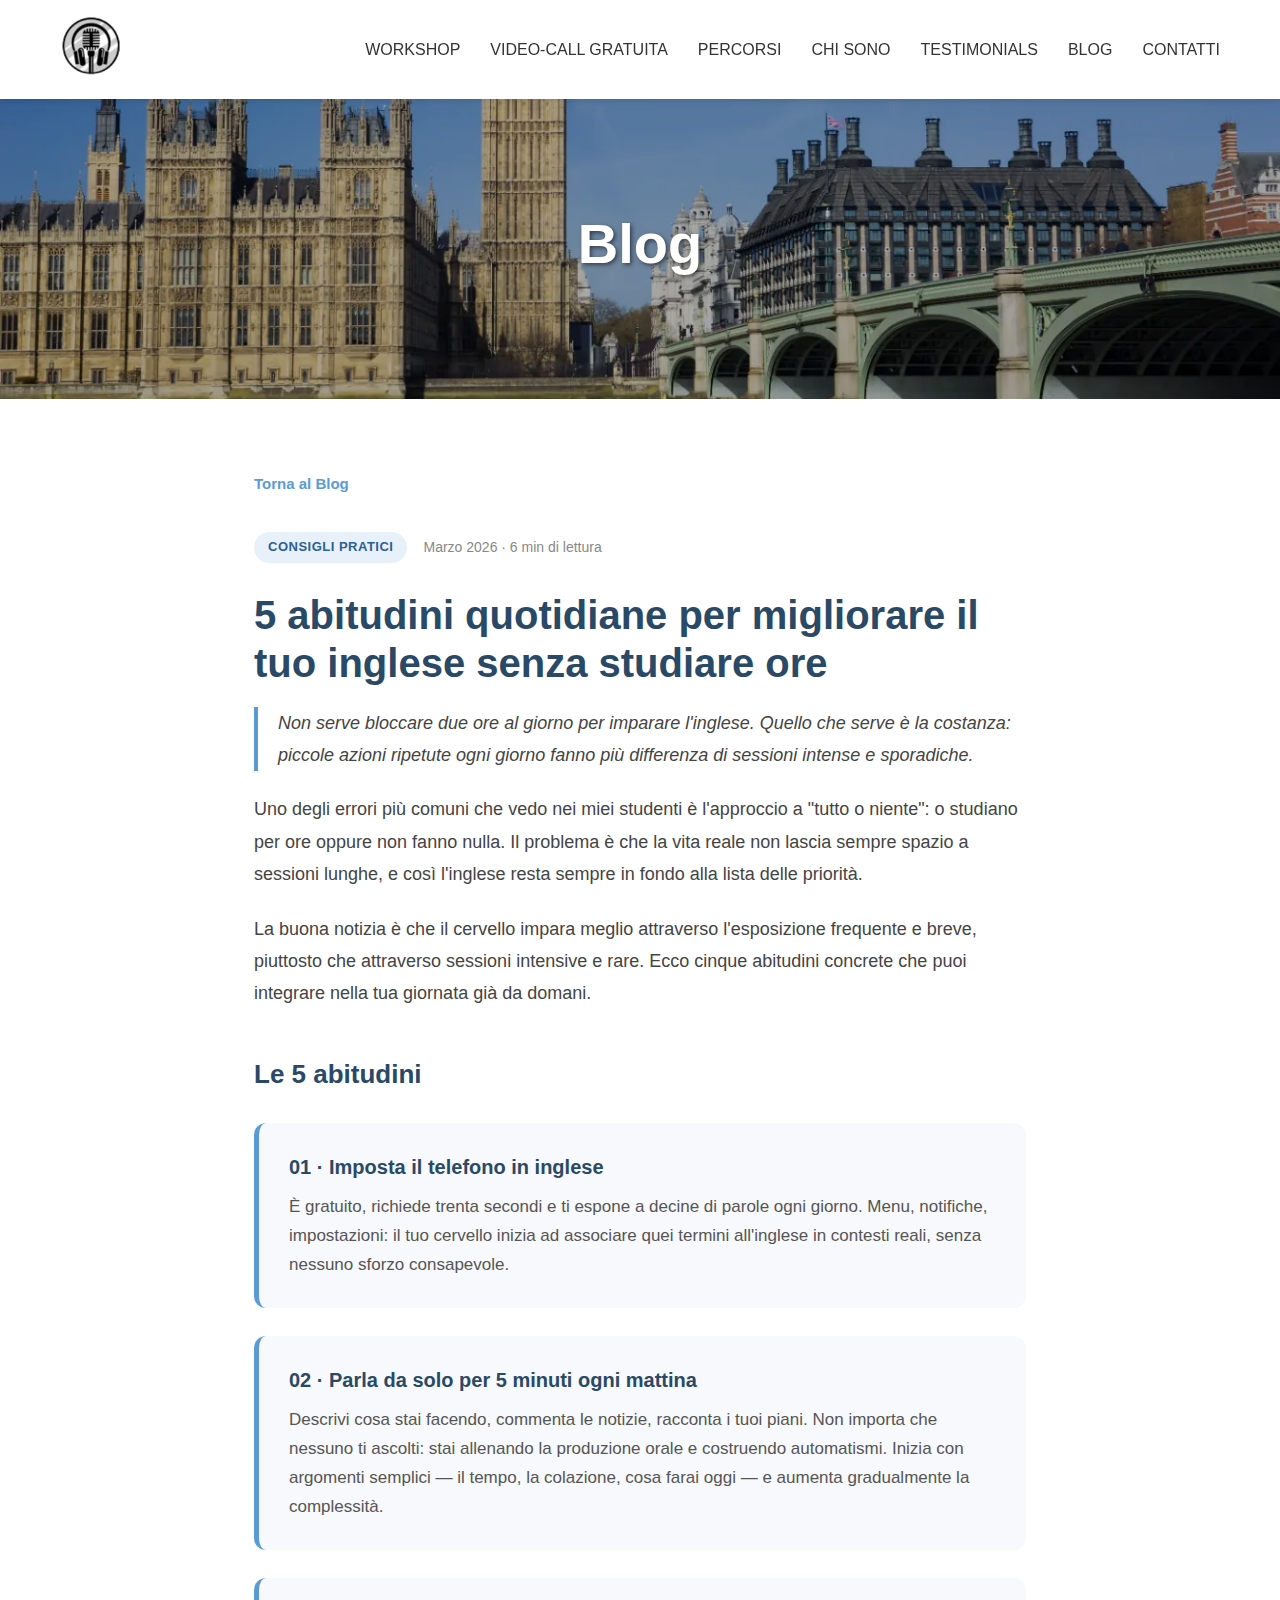
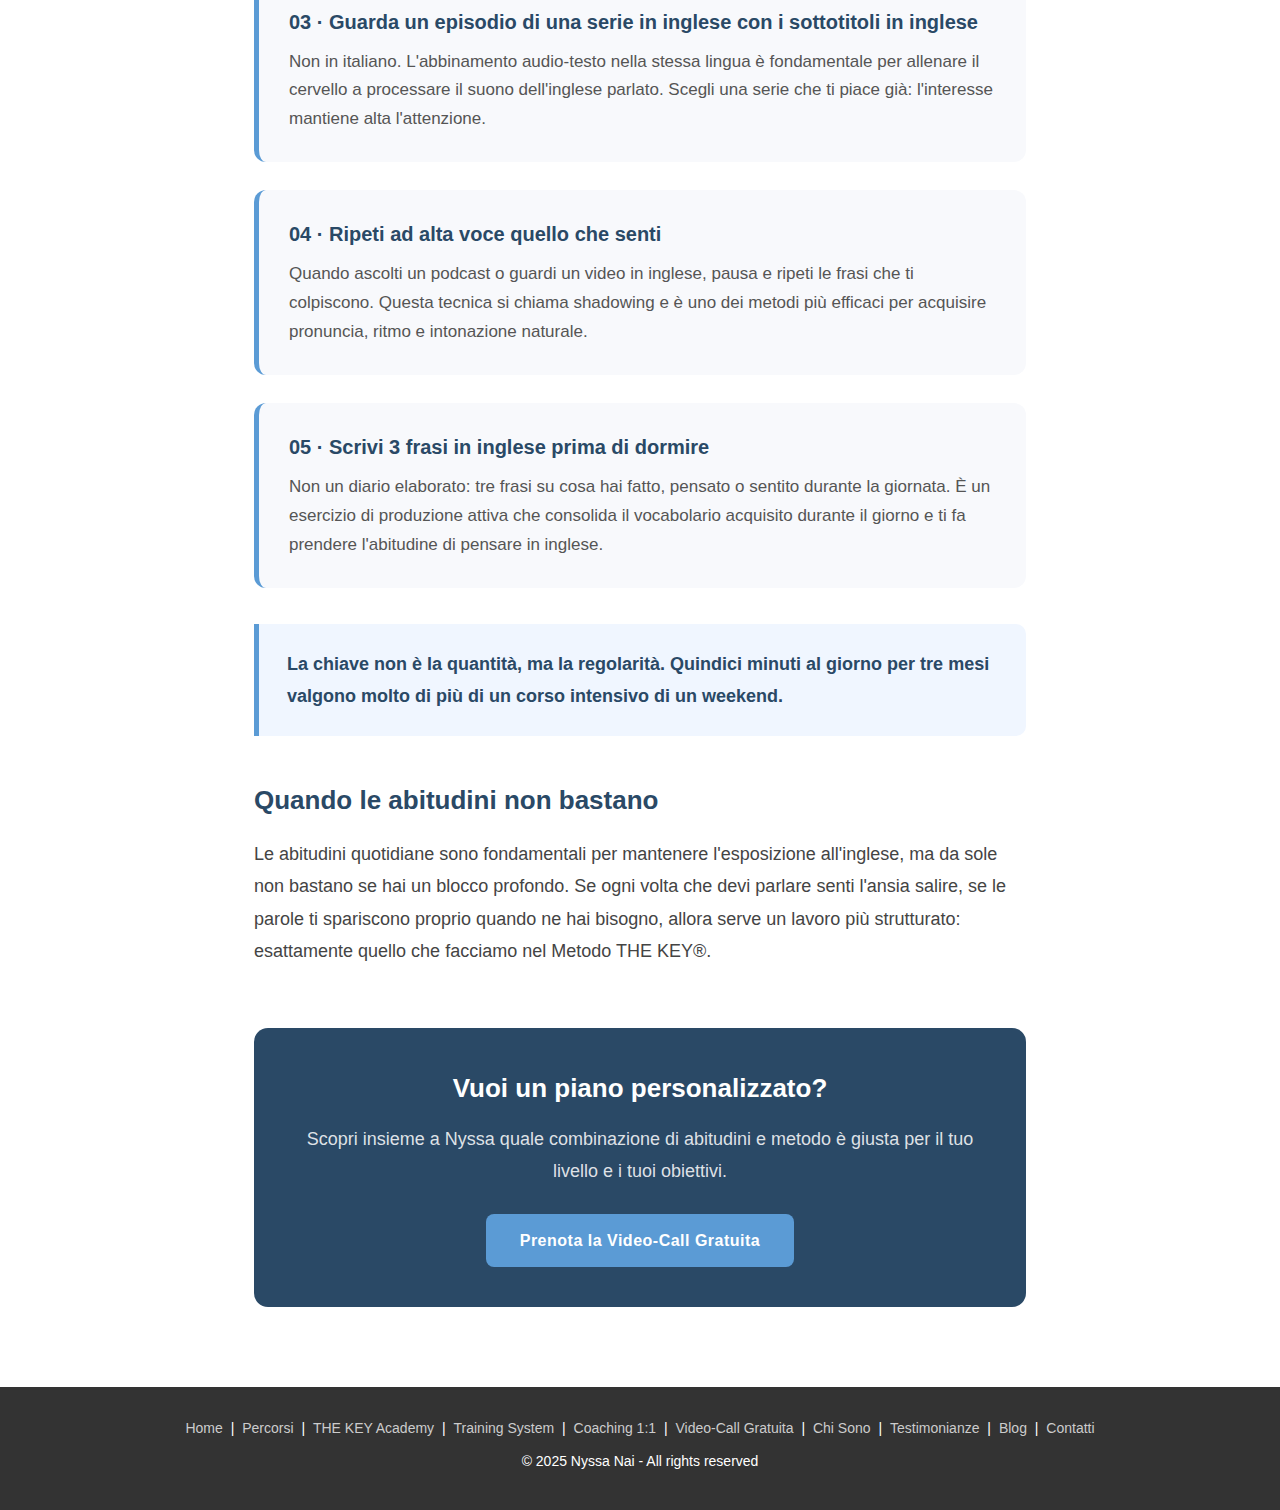
<file: blogs/5-abitudini-quotidiane-inglese.html>
<!DOCTYPE html>
<html lang="it">
<head>
    <meta charset="UTF-8">
    <meta name="viewport" content="width=device-width, initial-scale=1.0">
    <title>5 abitudini quotidiane per migliorare il tuo inglese</title>
    <meta name="description" content="Non hai tempo per studiare inglese ogni giorno? Con queste 5 abitudini pratiche puoi migliorare il tuo speaking anche con soli 15 minuti al giorno.">
    <meta name="author" content="Nyssa Nai">
    <meta name="robots" content="index, follow">
    <link rel="canonical" href="https://sbloccailtuoinglese.it/blogs/5-abitudini-quotidiane-inglese.html">
    <link rel="icon" type="image/x-icon" href="../favicon.png">
    <link rel="stylesheet" href="../styles/styles.css">
    <style>
        .blog-hero { height: 300px; }
        .blog-article-wrap { background: #fff; padding: 70px 0 80px; }
        .blog-article { max-width: 820px; margin: 0 auto; padding: 0 24px; }
        .blog-meta { display: flex; align-items: center; gap: 16px; margin-bottom: 28px; flex-wrap: wrap; }
        .blog-tag { background: #e8f1fa; color: #2a6099; font-size: 13px; font-weight: 700; letter-spacing: 0.5px; padding: 5px 14px; border-radius: 20px; text-transform: uppercase; }
        .blog-date { font-size: 14px; color: #888; }
        .blog-article h1 { font-size: 40px; color: #2a4966; font-weight: 700; line-height: 1.2; margin-bottom: 20px; }
        .blog-intro { font-size: 20px; color: #444; line-height: 1.75; margin-bottom: 40px; border-left: 4px solid #5b9bd5; padding-left: 20px; font-style: italic; }
        .blog-article h2 { font-size: 26px; color: #2a4966; margin: 44px 0 16px; font-weight: 700; }
        .blog-article p { font-size: 18px; color: #444; line-height: 1.8; margin-bottom: 22px; }
        .blog-article ul, .blog-article ol { margin: 0 0 22px 24px; }
        .blog-article li { font-size: 18px; color: #444; line-height: 1.8; margin-bottom: 8px; }
        .habit-card { background: #f8f9fc; border-radius: 12px; padding: 28px 30px; margin: 28px 0; border-left: 5px solid #5b9bd5; }
        .habit-card h3 { font-size: 20px; color: #2a4966; font-weight: 700; margin-bottom: 10px; }
        .habit-card p { margin: 0; font-size: 17px; color: #555; line-height: 1.7; }
        .blog-highlight-box { background: #f0f6ff; border-left: 5px solid #5b9bd5; padding: 24px 28px; border-radius: 0 10px 10px 0; margin: 36px 0; }
        .blog-highlight-box p { margin: 0; font-weight: 600; color: #2a4966; }
        .blog-cta-section { background: #2a4966; color: white; border-radius: 14px; padding: 40px 36px; text-align: center; margin-top: 60px; }
        .blog-cta-section h3 { font-size: 26px; font-weight: 700; margin-bottom: 14px; }
        .blog-cta-section p { color: rgba(255,255,255,0.85); margin-bottom: 26px; }
        .blog-cta-btn { display: inline-block; background: #5b9bd5; color: white; font-size: 16px; font-weight: 700; padding: 14px 34px; border-radius: 8px; text-decoration: none; transition: background 0.2s; letter-spacing: 0.5px; }
        .blog-cta-btn:hover { background: #3a7dbf; }
        .blog-back-link { display: inline-flex; align-items: center; gap: 8px; color: #5b9bd5; font-weight: 600; text-decoration: none; font-size: 15px; margin-bottom: 36px; transition: gap 0.2s; }
        .blog-back-link:hover { gap: 12px; }
        @media (max-width: 700px) { .blog-article h1 { font-size: 28px; } .blog-article h2 { font-size: 22px; } .blog-intro { font-size: 18px; } }
    </style>
</head>
<body>
    <header>
        <nav class="navbar">
            <div class="container">
                <div class="logo">
                    <a href="../index.html"><img src="../styles/images/logo.png" alt="Nyssa Nai – English Coach Logo" width="206" height="200"></a>
                </div>
                <button class="mobile-menu-toggle" aria-label="Toggle menu">
                    <span></span><span></span><span></span>
                </button>
                <ul class="nav-menu">
                    <li><a href="../index.html#workshop">WORKSHOP</a></li>
                    <li><a href="../call.html">VIDEO-CALL GRATUITA</a></li>
                    <li><a href="../percorsi.html">PERCORSI</a></li>
                    <li><a href="../info.html">CHI SONO</a></li>
                    <li><a href="../testimonials.html">TESTIMONIALS</a></li>
                    <li><a href="../blog.html">BLOG</a></li>
                    <li><a href="../contatti.html">CONTATTI</a></li>
                </ul>
            </div>
        </nav>
    </header>

    <section class="hero blog-hero">
        <div class="hero-overlay"></div>
        <div class="hero-content">
            <h1 style="font-size:56px;">Blog</h1>
        </div>
    </section>

    <main>
        <div class="blog-article-wrap">
            <div class="blog-article">
                <a href="../blog.html" class="blog-back-link">Torna al Blog</a>

                <div class="blog-meta">
                    <span class="blog-tag">Consigli pratici</span>
                    <span class="blog-date">Marzo 2026 · 6 min di lettura</span>
                </div>

                <h1>5 abitudini quotidiane per migliorare il tuo inglese senza studiare ore</h1>

                <p class="blog-intro">Non serve bloccare due ore al giorno per imparare l'inglese. Quello che serve è la costanza: piccole azioni ripetute ogni giorno fanno più differenza di sessioni intense e sporadiche.</p>

                <p>Uno degli errori più comuni che vedo nei miei studenti è l'approccio a "tutto o niente": o studiano per ore oppure non fanno nulla. Il problema è che la vita reale non lascia sempre spazio a sessioni lunghe, e così l'inglese resta sempre in fondo alla lista delle priorità.</p>
                <p>La buona notizia è che il cervello impara meglio attraverso l'esposizione frequente e breve, piuttosto che attraverso sessioni intensive e rare. Ecco cinque abitudini concrete che puoi integrare nella tua giornata già da domani.</p>

                <h2>Le 5 abitudini</h2>

                <div class="habit-card">
                    <h3>01 · Imposta il telefono in inglese</h3>
                    <p>È gratuito, richiede trenta secondi e ti espone a decine di parole ogni giorno. Menu, notifiche, impostazioni: il tuo cervello inizia ad associare quei termini all'inglese in contesti reali, senza nessuno sforzo consapevole.</p>
                </div>

                <div class="habit-card">
                    <h3>02 · Parla da solo per 5 minuti ogni mattina</h3>
                    <p>Descrivi cosa stai facendo, commenta le notizie, racconta i tuoi piani. Non importa che nessuno ti ascolti: stai allenando la produzione orale e costruendo automatismi. Inizia con argomenti semplici — il tempo, la colazione, cosa farai oggi — e aumenta gradualmente la complessità.</p>
                </div>

                <div class="habit-card">
                    <h3>03 · Guarda un episodio di una serie in inglese con i sottotitoli in inglese</h3>
                    <p>Non in italiano. L'abbinamento audio-testo nella stessa lingua è fondamentale per allenare il cervello a processare il suono dell'inglese parlato. Scegli una serie che ti piace già: l'interesse mantiene alta l'attenzione.</p>
                </div>

                <div class="habit-card">
                    <h3>04 · Ripeti ad alta voce quello che senti</h3>
                    <p>Quando ascolti un podcast o guardi un video in inglese, pausa e ripeti le frasi che ti colpiscono. Questa tecnica si chiama shadowing e è uno dei metodi più efficaci per acquisire pronuncia, ritmo e intonazione naturale.</p>
                </div>

                <div class="habit-card">
                    <h3>05 · Scrivi 3 frasi in inglese prima di dormire</h3>
                    <p>Non un diario elaborato: tre frasi su cosa hai fatto, pensato o sentito durante la giornata. È un esercizio di produzione attiva che consolida il vocabolario acquisito durante il giorno e ti fa prendere l'abitudine di pensare in inglese.</p>
                </div>

                <div class="blog-highlight-box">
                    <p>La chiave non è la quantità, ma la regolarità. Quindici minuti al giorno per tre mesi valgono molto di più di un corso intensivo di un weekend.</p>
                </div>

                
                <h2>Quando le abitudini non bastano</h2>
                <p>Le abitudini quotidiane sono fondamentali per mantenere l'esposizione all'inglese, ma da sole non bastano se hai un blocco profondo. Se ogni volta che devi parlare senti l'ansia salire, se le parole ti spariscono proprio quando ne hai bisogno, allora serve un lavoro più strutturato: esattamente quello che facciamo nel Metodo THE KEY®.</p>

                <div class="blog-cta-section">
                    <h3>Vuoi un piano personalizzato?</h3>
                    <p>Scopri insieme a Nyssa quale combinazione di abitudini e metodo è giusta per il tuo livello e i tuoi obiettivi.</p>
                    <a href="../call.html" class="blog-cta-btn">Prenota la Video-Call Gratuita</a>
                </div>
            </div>
        </div>
    </main>

    <footer>
        <div class="container">
            <nav class="footer-nav" aria-label="Footer navigation">
                <a href="../index.html">Home</a> |
                <a href="../percorsi.html">Percorsi</a> |
                <a href="../academy.html">THE KEY Academy</a> |
                <a href="../key.html">Training System</a> |
                <a href="../1-1.html">Coaching 1:1</a> |
                <a href="../call.html">Video-Call Gratuita</a> |
                <a href="../info.html">Chi Sono</a> |
                <a href="../testimonials.html">Testimonianze</a> |
                <a href="../blog.html">Blog</a> |
                <a href="../contatti.html">Contatti</a>
            </nav>
            <p>&copy; 2025 Nyssa Nai - All rights reserved</p>
        </div>
    </footer>

    <script>
        const mobileMenuToggle = document.querySelector('.mobile-menu-toggle');
        const navMenu = document.querySelector('.nav-menu');
        mobileMenuToggle.addEventListener('click', () => {
            navMenu.classList.toggle('active');
            mobileMenuToggle.classList.toggle('active');
        });
        document.querySelectorAll('.nav-menu a').forEach(link => {
            link.addEventListener('click', () => {
                navMenu.classList.remove('active');
                mobileMenuToggle.classList.remove('active');
            });
        });
    </script>
</body>
</html>
</file>
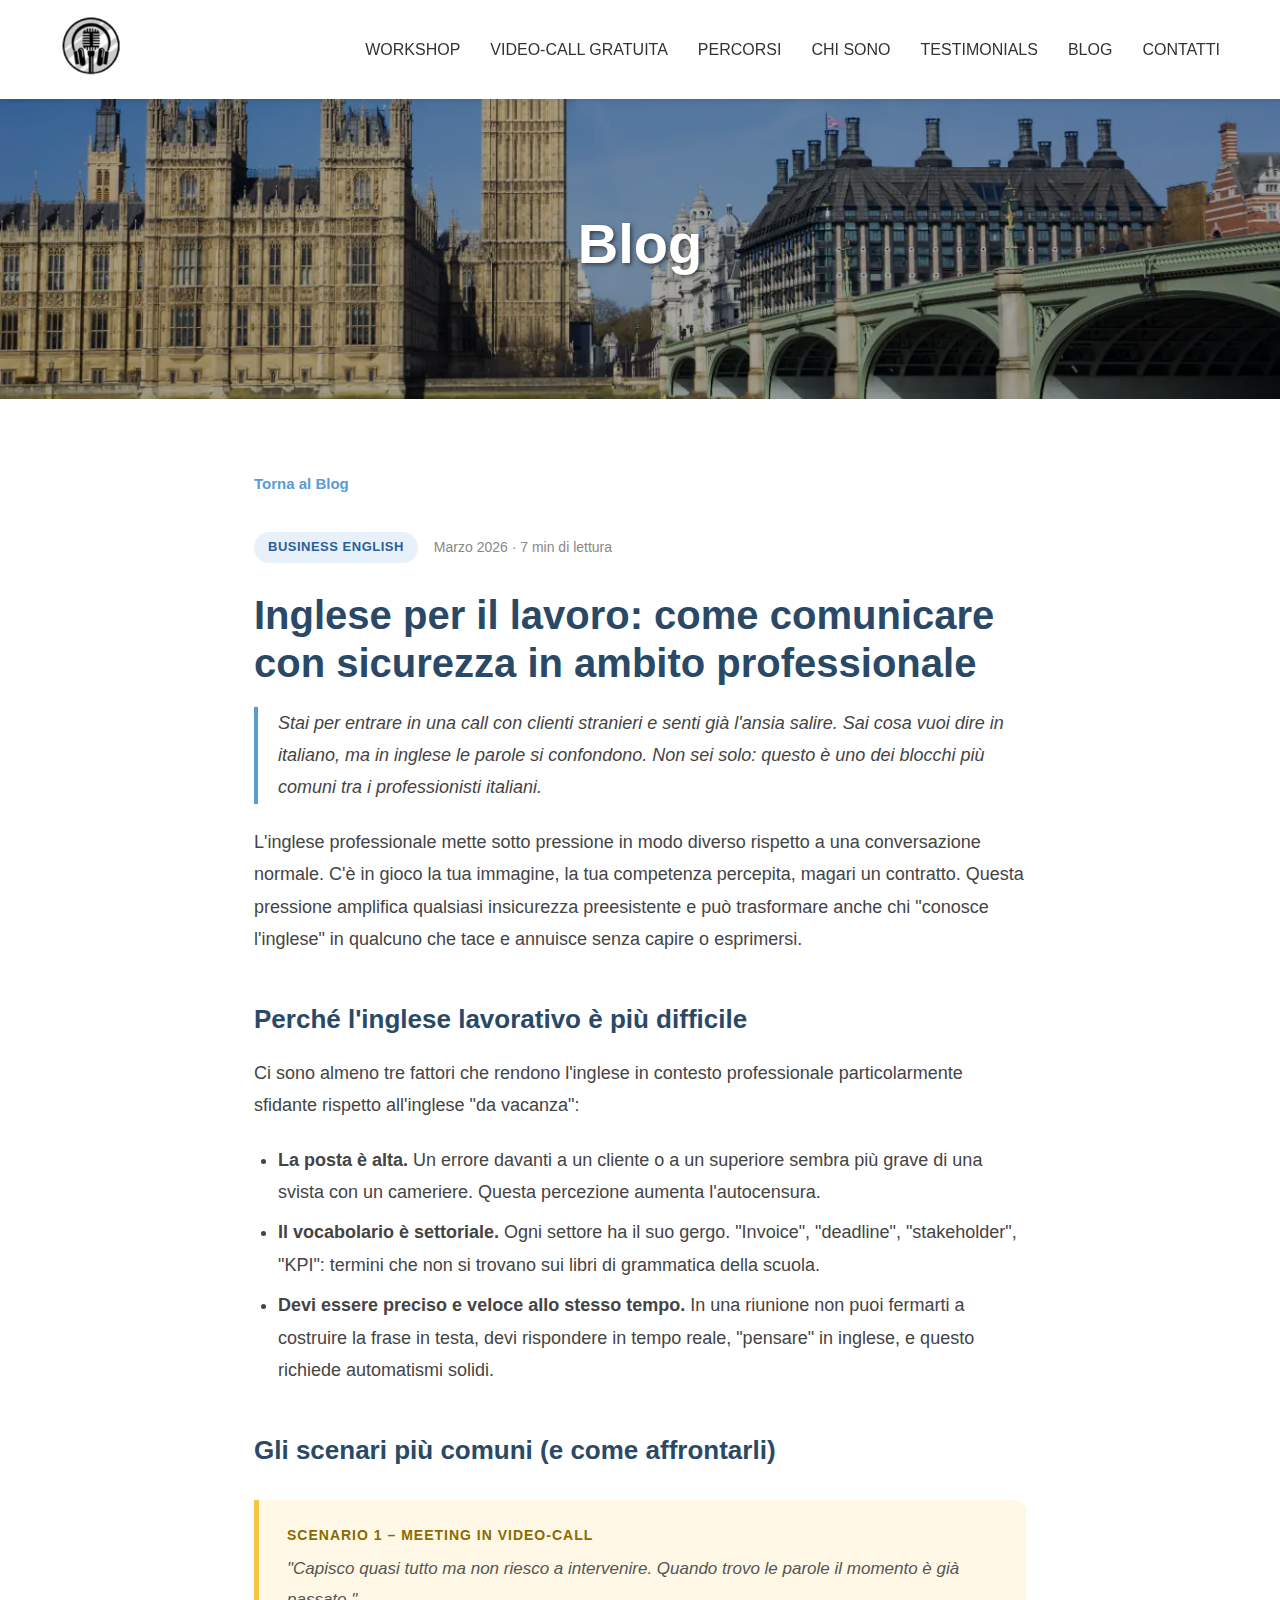
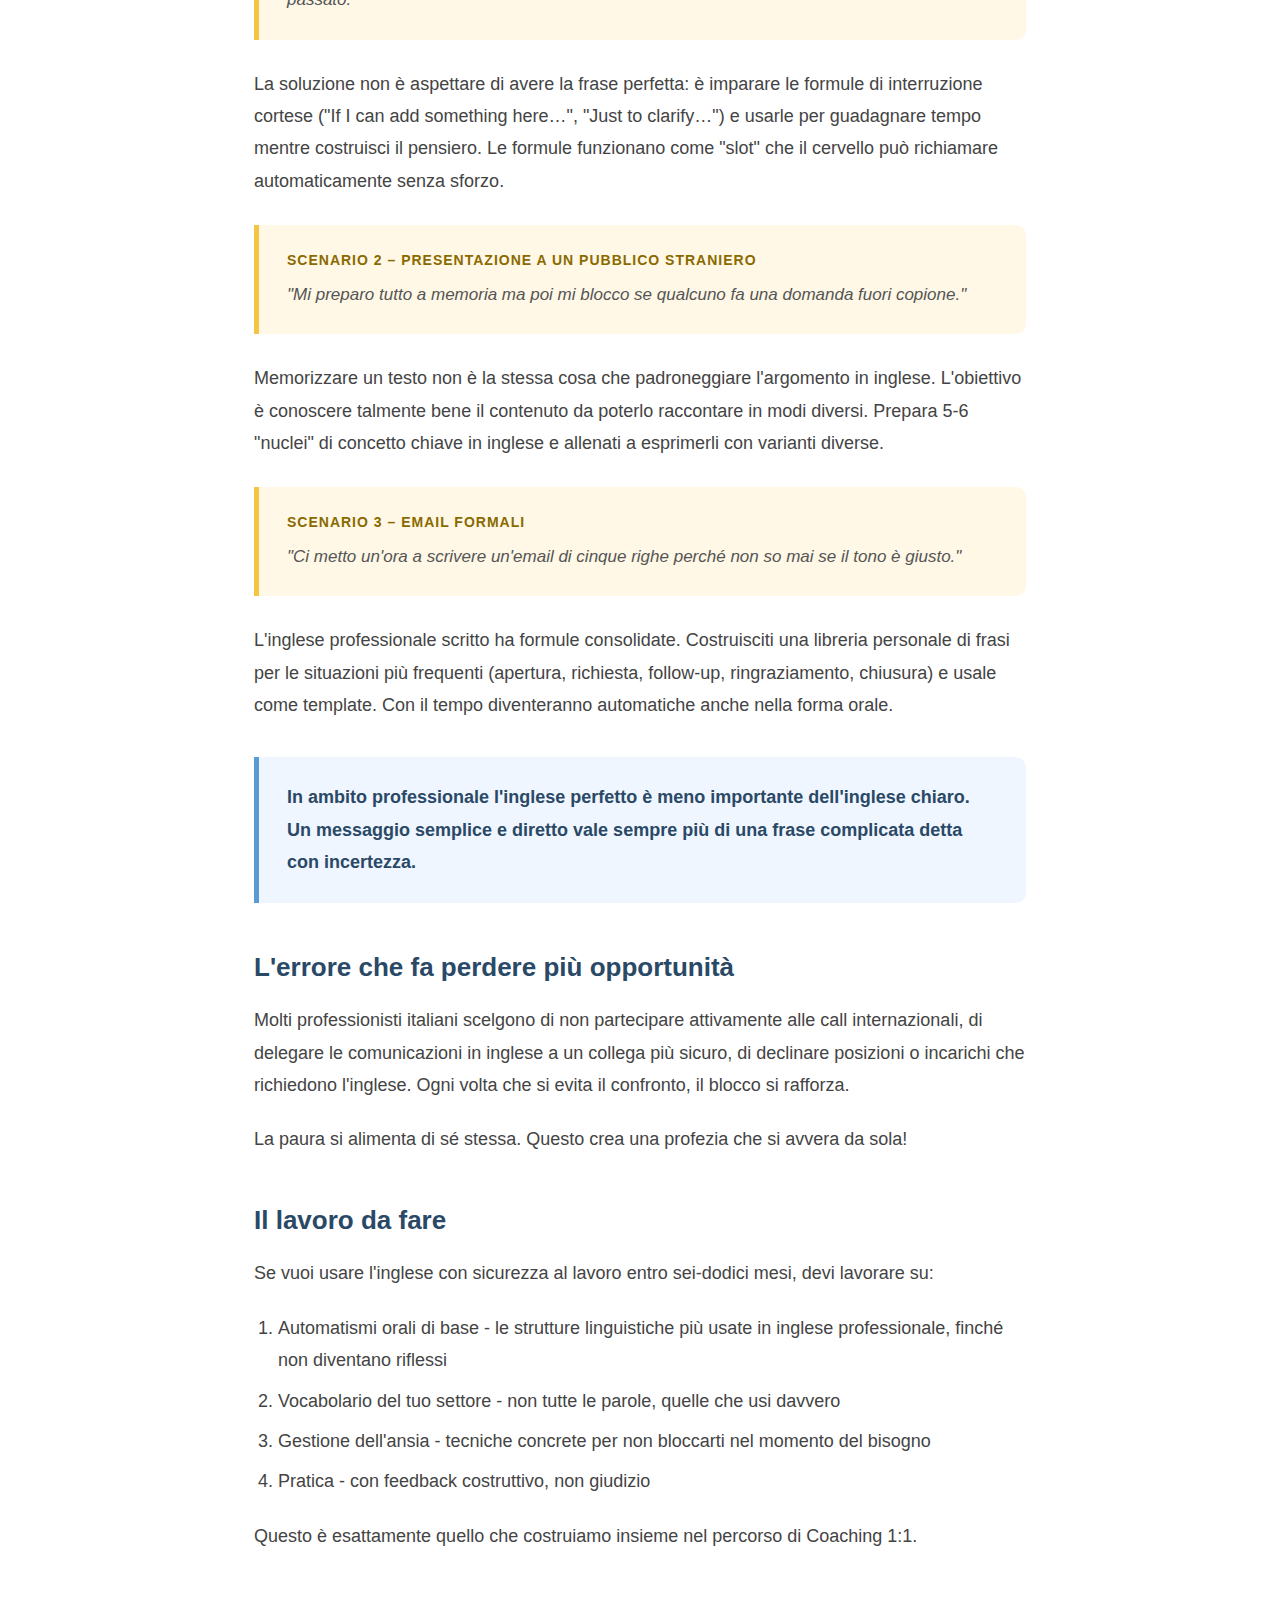
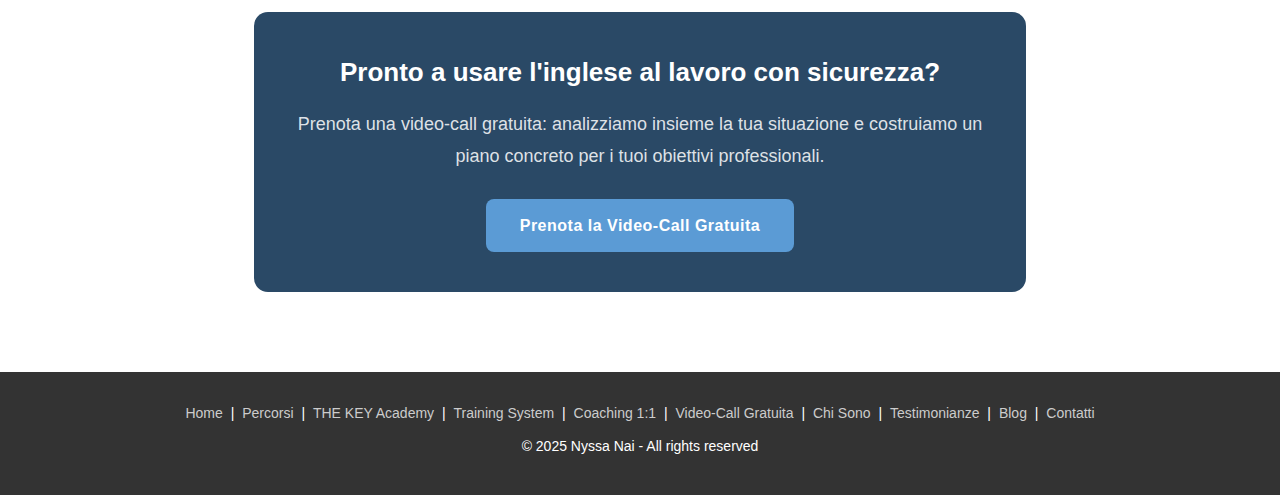
<file: blogs/inglese-per-il-lavoro.html>
<!DOCTYPE html>
<html lang="it">
<head>
    <meta charset="UTF-8">
    <meta name="viewport" content="width=device-width, initial-scale=1.0">
    <title>Inglese per il lavoro: comunicare con sicurezza in ambito professionale | Nyssa Nai</title>
    <meta name="description" content="Meeting in inglese, email, presentazioni: ecco come smettere di bloccarti in ambito professionale e farti capire con autorevolezza dai colleghi stranieri.">
    <meta name="author" content="Nyssa Nai">
    <meta name="robots" content="index, follow, max-snippet:-1, max-image-preview:large, max-video-preview:-1">
    <link rel="canonical" href="https://sbloccailtuoinglese.it/blogs/inglese-per-il-lavoro.html">
    <link rel="icon" type="image/x-icon" href="../favicon.png">

    <!-- Open Graph -->
    <meta property="og:type" content="article">
    <meta property="og:url" content="https://sbloccailtuoinglese.it/blogs/inglese-per-il-lavoro.html">
    <meta property="og:title" content="Inglese per il lavoro: comunicare con sicurezza in ambito professionale">
    <meta property="og:description" content="Meeting, email, presentazioni: come smettere di bloccarti in inglese quando il tuo lavoro lo richiede. Strategie concrete di Nyssa Nai.">
    <meta property="og:image" content="https://sbloccailtuoinglese.it/styles/images/nyssa-photo.jpg">
    <meta property="og:image:width" content="1200">
    <meta property="og:image:height" content="630">
    <meta property="og:site_name" content="Nyssa Nai - Sblocca il tuo Inglese®">
    <meta property="og:locale" content="it_IT">
    <meta property="article:published_time" content="2026-03-01">
    <meta property="article:author" content="Nyssa Nai">
    <meta property="article:section" content="Business English">
    <meta property="article:tag" content="inglese lavoro, business english, speaking professionale">

    <!-- Twitter Card -->
    <meta name="twitter:card" content="summary_large_image">
    <meta name="twitter:url" content="https://sbloccailtuoinglese.it/blogs/inglese-per-il-lavoro.html">
    <meta name="twitter:title" content="Inglese per il lavoro: comunicare con sicurezza in ambito professionale">
    <meta name="twitter:description" content="Meeting, email, presentazioni: come smettere di bloccarti in inglese quando il tuo lavoro lo richiede.">
    <meta name="twitter:image" content="https://sbloccailtuoinglese.it/styles/images/nyssa-photo.jpg">

    <link rel="stylesheet" href="../styles/styles.css">

    <!-- Structured Data: BlogPosting -->
    <script type="application/ld+json">
    {
      "@context": "https://schema.org",
      "@type": "BlogPosting",
      "headline": "Inglese per il lavoro: come comunicare con sicurezza in ambito professionale",
      "description": "Meeting in inglese, email, presentazioni: come smettere di bloccarti in ambito professionale e farti capire con autorevolezza dai colleghi stranieri.",
      "author": {
        "@type": "Person",
        "name": "Nyssa Nai",
        "url": "https://sbloccailtuoinglese.it/info.html"
      },
      "publisher": {
        "@type": "Organization",
        "name": "THE KEY Academy",
        "url": "https://sbloccailtuoinglese.it",
        "logo": {
          "@type": "ImageObject",
          "url": "https://sbloccailtuoinglese.it/styles/images/logo.png"
        }
      },
      "datePublished": "2026-03-01",
      "dateModified": "2026-03-09",
      "image": "https://sbloccailtuoinglese.it/styles/images/nyssa-photo.jpg",
      "url": "https://sbloccailtuoinglese.it/blogs/inglese-per-il-lavoro.html",
      "inLanguage": "it",
      "keywords": "inglese per il lavoro, business english, speaking professionale, comunicare in inglese",
      "articleSection": "Business English",
      "timeRequired": "PT7M"
    }
    </script>

    <!-- Structured Data: BreadcrumbList -->
    <script type="application/ld+json">
    {
      "@context": "https://schema.org",
      "@type": "BreadcrumbList",
      "itemListElement": [
        {
          "@type": "ListItem",
          "position": 1,
          "name": "Home",
          "item": "https://sbloccailtuoinglese.it/"
        },
        {
          "@type": "ListItem",
          "position": 2,
          "name": "Blog",
          "item": "https://sbloccailtuoinglese.it/blog.html"
        },
        {
          "@type": "ListItem",
          "position": 3,
          "name": "Inglese per il lavoro",
          "item": "https://sbloccailtuoinglese.it/blogs/inglese-per-il-lavoro.html"
        }
      ]
    }
    </script>

    <style>
        .blog-hero { height: 300px; }
        .blog-article-wrap { background: #fff; padding: 70px 0 80px; }
        .blog-article { max-width: 820px; margin: 0 auto; padding: 0 24px; }
        .blog-meta { display: flex; align-items: center; gap: 16px; margin-bottom: 28px; flex-wrap: wrap; }
        .blog-tag { background: #e8f1fa; color: #2a6099; font-size: 13px; font-weight: 700; letter-spacing: 0.5px; padding: 5px 14px; border-radius: 20px; text-transform: uppercase; }
        .blog-date { font-size: 14px; color: #888; }
        .blog-article h1 { font-size: 40px; color: #2a4966; font-weight: 700; line-height: 1.2; margin-bottom: 20px; }
        .blog-intro { font-size: 20px; color: #444; line-height: 1.75; margin-bottom: 40px; border-left: 4px solid #5b9bd5; padding-left: 20px; font-style: italic; }
        .blog-article h2 { font-size: 26px; color: #2a4966; margin: 44px 0 16px; font-weight: 700; }
        .blog-article p { font-size: 18px; color: #444; line-height: 1.8; margin-bottom: 22px; }
        .blog-article ul, .blog-article ol { margin: 0 0 22px 24px; }
        .blog-article li { font-size: 18px; color: #444; line-height: 1.8; margin-bottom: 8px; }
        .scenario-box { background: #fff8e6; border-left: 5px solid #f4c542; padding: 24px 28px; border-radius: 0 10px 10px 0; margin: 28px 0; }
        .scenario-box strong { display: block; color: #8a6a00; font-size: 14px; text-transform: uppercase; letter-spacing: 1px; margin-bottom: 8px; }
        .scenario-box p { margin: 0; font-size: 17px; color: #555; font-style: italic; }
        .blog-highlight-box { background: #f0f6ff; border-left: 5px solid #5b9bd5; padding: 24px 28px; border-radius: 0 10px 10px 0; margin: 36px 0; }
        .blog-highlight-box p { margin: 0; font-weight: 600; color: #2a4966; }
        .blog-cta-section { background: #2a4966; color: white; border-radius: 14px; padding: 40px 36px; text-align: center; margin-top: 60px; }
        .blog-cta-section h3 { font-size: 26px; font-weight: 700; margin-bottom: 14px; }
        .blog-cta-section p { color: rgba(255,255,255,0.85); margin-bottom: 26px; }
        .blog-cta-btn { display: inline-block; background: #5b9bd5; color: white; font-size: 16px; font-weight: 700; padding: 14px 34px; border-radius: 8px; text-decoration: none; transition: background 0.2s; letter-spacing: 0.5px; }
        .blog-cta-btn:hover { background: #3a7dbf; }
        .blog-back-link { display: inline-flex; align-items: center; gap: 8px; color: #5b9bd5; font-weight: 600; text-decoration: none; font-size: 15px; margin-bottom: 36px; transition: gap 0.2s; }
        .blog-back-link:hover { gap: 12px; }
        @media (max-width: 700px) { .blog-article h1 { font-size: 28px; } .blog-article h2 { font-size: 22px; } .blog-intro { font-size: 18px; } }
    </style>
    <!-- Google tag (gtag.js) -->
<script async src="https://www.googletagmanager.com/gtag/js?id=G-D8K2WKH8LR"></script>
<script>
  window.dataLayer = window.dataLayer || [];
  function gtag(){dataLayer.push(arguments);}
  gtag('js', new Date());

  gtag('config', 'G-D8K2WKH8LR');
</script>
</head>
<body>
    <header>
        <nav class="navbar">
            <div class="container">
                <div class="logo">
                    <a href="../index.html"><img src="../styles/images/logo.png" alt="Nyssa Nai – English Coach Logo" width="206" height="200"></a>
                </div>
                <button class="mobile-menu-toggle" aria-label="Toggle menu">
                    <span></span><span></span><span></span>
                </button>
                <ul class="nav-menu">
                    <li><a href="../index.html#workshop">WORKSHOP</a></li>
                    <li><a href="../call.html">VIDEO-CALL GRATUITA</a></li>
                    <li><a href="../percorsi.html">PERCORSI</a></li>
                    <li><a href="../info.html">CHI SONO</a></li>
                    <li><a href="../testimonials.html">TESTIMONIALS</a></li>
                    <li><a href="../blog.html">BLOG</a></li>
                    <li><a href="../contatti.html">CONTATTI</a></li>
                </ul>
            </div>
        </nav>
    </header>

    <section class="hero blog-hero">
        <div class="hero-overlay"></div>
        <div class="hero-content">
            <h1 style="font-size:56px;">Blog</h1>
        </div>
    </section>

    <main>
        <div class="blog-article-wrap">
            <div class="blog-article">
                <a href="../blog.html" class="blog-back-link">Torna al Blog</a>

                <div class="blog-meta">
                    <span class="blog-tag">Business English</span>
                    <span class="blog-date">Marzo 2026 · 7 min di lettura</span>
                </div>

                <h1>Inglese per il lavoro: come comunicare con sicurezza in ambito professionale</h1>

                <p class="blog-intro">Stai per entrare in una call con clienti stranieri e senti già l'ansia salire. Sai cosa vuoi dire in italiano, ma in inglese le parole si confondono. Non sei solo: questo è uno dei blocchi più comuni tra i professionisti italiani.</p>

                <p>L'inglese professionale mette sotto pressione in modo diverso rispetto a una conversazione normale. C'è in gioco la tua immagine, la tua competenza percepita, magari un contratto. Questa pressione amplifica qualsiasi insicurezza preesistente e può trasformare anche chi "conosce l'inglese" in qualcuno che tace e annuisce senza capire o esprimersi.</p>

                <h2>Perché l'inglese lavorativo è più difficile</h2>
                <p>Ci sono almeno tre fattori che rendono l'inglese in contesto professionale particolarmente sfidante rispetto all'inglese "da vacanza":</p>
                <ul>
                    <li><strong>La posta è alta.</strong> Un errore davanti a un cliente o a un superiore sembra più grave di una svista con un cameriere. Questa percezione aumenta l'autocensura.</li>
                    <li><strong>Il vocabolario è settoriale.</strong> Ogni settore ha il suo gergo. "Invoice", "deadline", "stakeholder", "KPI": termini che non si trovano sui libri di grammatica della scuola.</li>
                    <li><strong>Devi essere preciso e veloce allo stesso tempo.</strong> In una riunione non puoi fermarti a costruire la frase in testa, devi rispondere in tempo reale, "pensare" in inglese, e questo richiede automatismi solidi.</li>
                </ul>

                <h2>Gli scenari più comuni (e come affrontarli)</h2>

                <div class="scenario-box">
                    <strong>Scenario 1 – Meeting in video-call</strong>
                    <p>"Capisco quasi tutto ma non riesco a intervenire. Quando trovo le parole il momento è già passato."</p>
                </div>
                <p>La soluzione non è aspettare di avere la frase perfetta: è imparare le formule di interruzione cortese ("If I can add something here…", "Just to clarify…") e usarle per guadagnare tempo mentre costruisci il pensiero. Le formule funzionano come "slot" che il cervello può richiamare automaticamente senza sforzo.</p>

                <div class="scenario-box">
                    <strong>Scenario 2 – Presentazione a un pubblico straniero</strong>
                    <p>"Mi preparo tutto a memoria ma poi mi blocco se qualcuno fa una domanda fuori copione."</p>
                </div>
                <p>Memorizzare un testo non è la stessa cosa che padroneggiare l'argomento in inglese. L'obiettivo è conoscere talmente bene il contenuto da poterlo raccontare in modi diversi. Prepara 5-6 "nuclei" di concetto chiave in inglese e allenati a esprimerli con varianti diverse.</p>

                <div class="scenario-box">
                    <strong>Scenario 3 – Email formali</strong>
                    <p>"Ci metto un'ora a scrivere un'email di cinque righe perché non so mai se il tono è giusto."</p>
                </div>
                <p>L'inglese professionale scritto ha formule consolidate. Costruisciti una libreria personale di frasi per le situazioni più frequenti (apertura, richiesta, follow-up, ringraziamento, chiusura) e usale come template. Con il tempo diventeranno automatiche anche nella forma orale.</p>

                <div class="blog-highlight-box">
                    <p>In ambito professionale l'inglese perfetto è meno importante dell'inglese chiaro. Un messaggio semplice e diretto vale sempre più di una frase complicata detta con incertezza.</p>
                </div>

                <h2>L'errore che fa perdere più opportunità</h2>
                <p>Molti professionisti italiani scelgono di non partecipare attivamente alle call internazionali, di delegare le comunicazioni in inglese a un collega più sicuro, di declinare posizioni o incarichi che richiedono l'inglese. Ogni volta che si evita il confronto, il blocco si rafforza.</p>
                <p>La paura si alimenta di sé stessa. Questo crea una profezia che si avvera da sola!</p>

                <h2>Il lavoro da fare</h2>
                <p>Se vuoi usare l'inglese con sicurezza al lavoro entro sei-dodici mesi, devi lavorare su:</p>
                <ol>
                    <li>Automatismi orali di base - le strutture linguistiche più usate in inglese professionale, finché non diventano riflessi</li>
                    <li>Vocabolario del tuo settore - non tutte le parole, quelle che usi davvero</li>
                    <li>Gestione dell'ansia - tecniche concrete per non bloccarti nel momento del bisogno</li>
                    <li>Pratica - con feedback costruttivo, non giudizio</li>
                </ol>
                <p>Questo è esattamente quello che costruiamo insieme nel percorso di Coaching 1:1.</p>

                <div class="blog-cta-section">
                    <h3>Pronto a usare l'inglese al lavoro con sicurezza?</h3>
                    <p>Prenota una video-call gratuita: analizziamo insieme la tua situazione e costruiamo un piano concreto per i tuoi obiettivi professionali.</p>
                    <a href="../call.html" class="blog-cta-btn">Prenota la Video-Call Gratuita</a>
                </div>
            </div>
        </div>
    </main>

    <footer>
        <div class="container">
            <nav class="footer-nav" aria-label="Footer navigation">
                <a href="../index.html">Home</a> |
                <a href="../percorsi.html">Percorsi</a> |
                <a href="../academy.html">THE KEY Academy</a> |
                <a href="../key.html">Training System</a> |
                <a href="../1-1.html">Coaching 1:1</a> |
                <a href="../call.html">Video-Call Gratuita</a> |
                <a href="../info.html">Chi Sono</a> |
                <a href="../testimonials.html">Testimonianze</a> |
                <a href="../blog.html">Blog</a> |
                <a href="../contatti.html">Contatti</a>
            </nav>
            <p>&copy; 2025 Nyssa Nai - All rights reserved</p>
        </div>
    </footer>

    <script>
        const mobileMenuToggle = document.querySelector('.mobile-menu-toggle');
        const navMenu = document.querySelector('.nav-menu');
        mobileMenuToggle.addEventListener('click', () => {
            navMenu.classList.toggle('active');
            mobileMenuToggle.classList.toggle('active');
        });
        document.querySelectorAll('.nav-menu a').forEach(link => {
            link.addEventListener('click', () => {
                navMenu.classList.remove('active');
                mobileMenuToggle.classList.remove('active');
            });
        });
    </script>
</body>
</html>
</file>
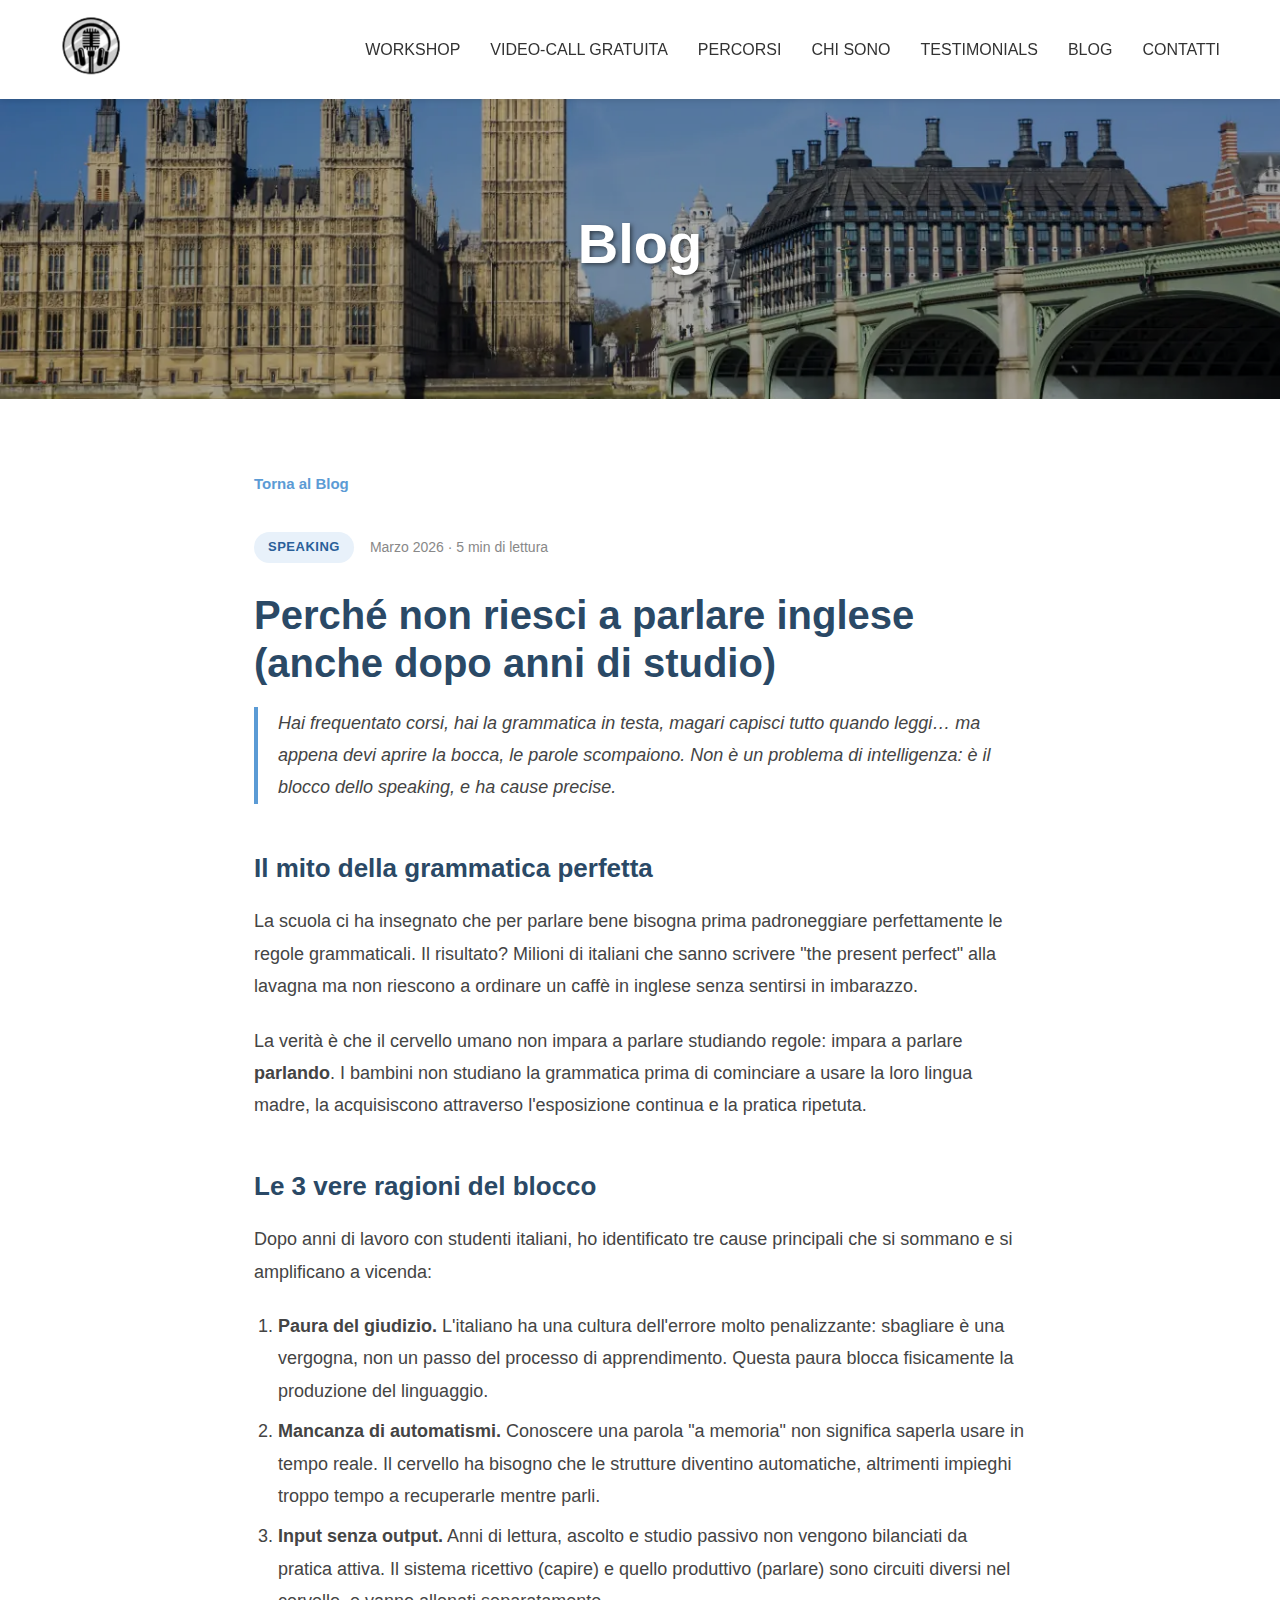
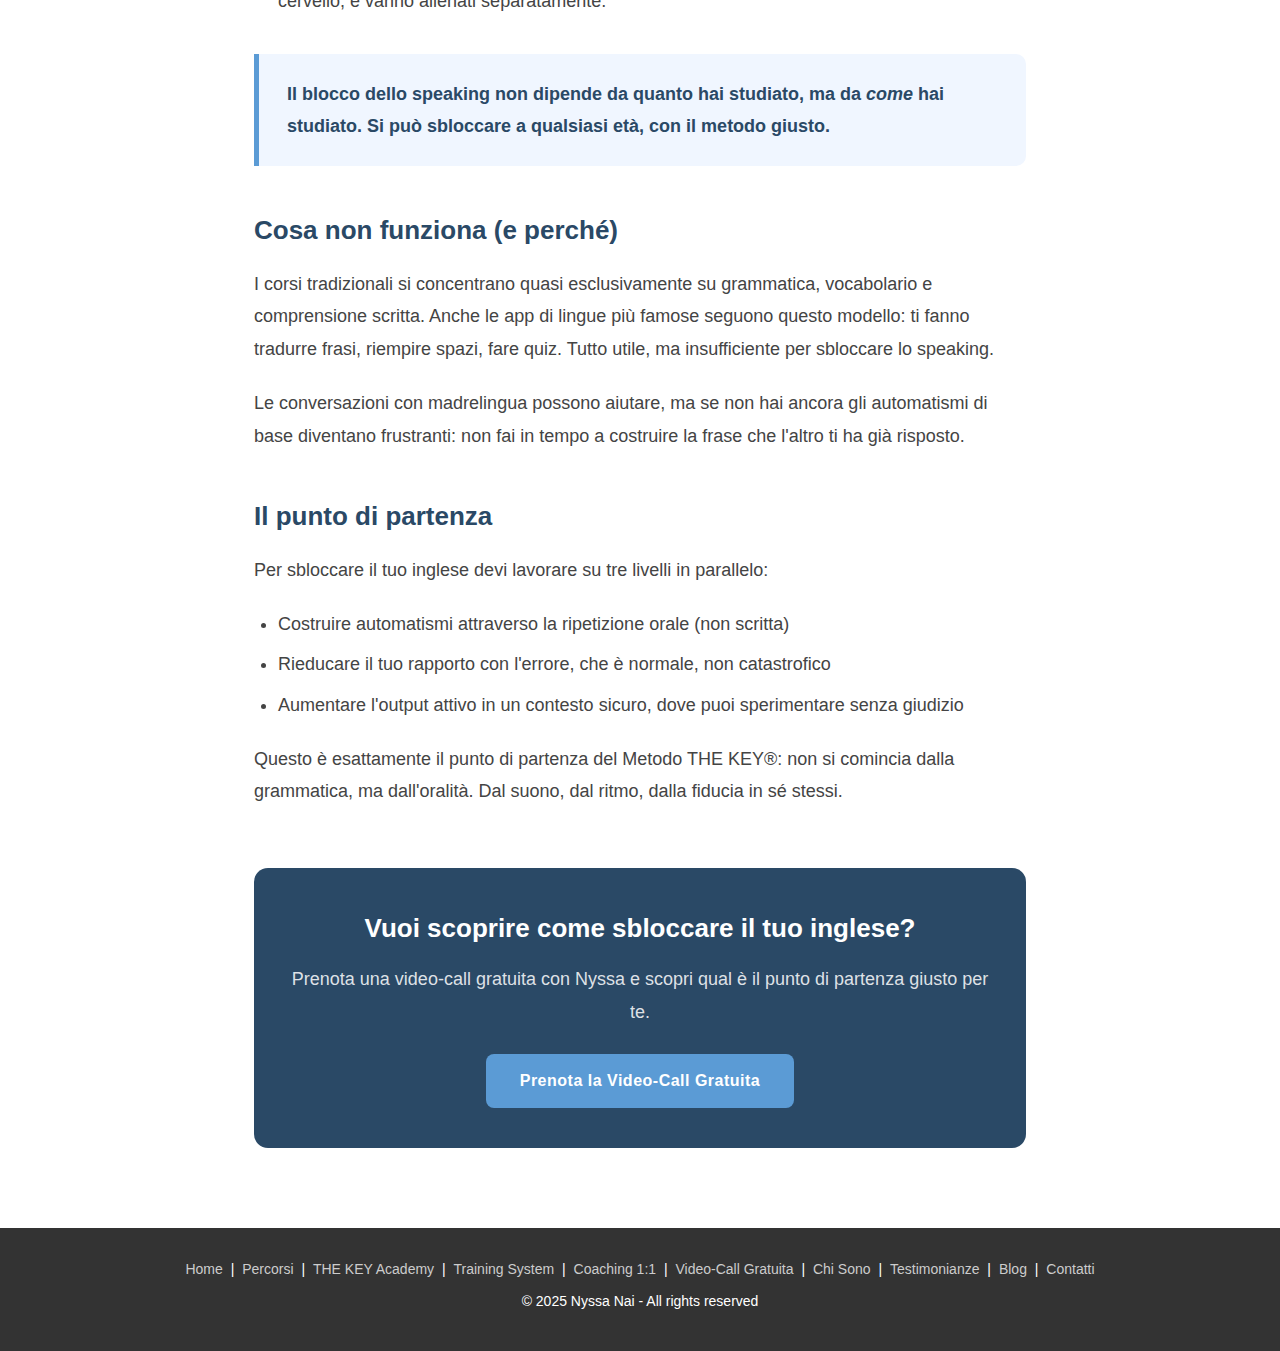
<file: blogs/perche-non-riesci-a-parlare-inglese.html>
<!DOCTYPE html>
<html lang="it">
<head>
    <meta charset="UTF-8">
    <meta name="viewport" content="width=device-width, initial-scale=1.0">
    <title>Perché non riesci a parlare inglese (anche dopo anni di studio) | Nyssa Nai</title>
    <meta name="description" content="Hai studiato inglese per anni ma quando devi parlare ti blocchi? Scopri le vere ragioni del blocco e come superarlo con il Metodo THE KEY®.">
    <meta name="author" content="Nyssa Nai">
    <meta name="robots" content="index, follow, max-snippet:-1, max-image-preview:large, max-video-preview:-1">
    <link rel="canonical" href="https://sbloccailtuoinglese.it/blogs/perche-non-riesci-a-parlare-inglese.html">
    <link rel="icon" type="image/x-icon" href="../favicon.png">

    <!-- Open Graph -->
    <meta property="og:type" content="article">
    <meta property="og:url" content="https://sbloccailtuoinglese.it/blogs/perche-non-riesci-a-parlare-inglese.html">
    <meta property="og:title" content="Perché non riesci a parlare inglese (anche dopo anni di studio)">
    <meta property="og:description" content="Hai studiato inglese per anni ma quando devi parlare ti blocchi? Scopri le vere ragioni del blocco e come superarlo con il Metodo THE KEY®.">
    <meta property="og:image" content="https://sbloccailtuoinglese.it/styles/images/nyssa-photo.jpg">
    <meta property="og:image:width" content="1200">
    <meta property="og:image:height" content="630">
    <meta property="og:site_name" content="Nyssa Nai - Sblocca il tuo Inglese®">
    <meta property="og:locale" content="it_IT">
    <meta property="article:published_time" content="2026-03-01">
    <meta property="article:author" content="Nyssa Nai">
    <meta property="article:section" content="Speaking">
    <meta property="article:tag" content="blocco inglese, corso inglese, parlare inglese, speaking, metodo THE KEY, sbloccare inglese">

    <!-- Twitter Card -->
    <meta name="twitter:card" content="summary_large_image">
    <meta name="twitter:url" content="https://sbloccailtuoinglese.it/blogs/perche-non-riesci-a-parlare-inglese.html">
    <meta name="twitter:title" content="Perché non riesci a parlare inglese (anche dopo anni di studio)">
    <meta name="twitter:description" content="Hai la grammatica in testa ma le parole spariscono quando apri la bocca? Scopri le 3 cause reali del blocco e come si superano.">
    <meta name="twitter:image" content="https://sbloccailtuoinglese.it/styles/images/nyssa-photo.jpg">

    <link rel="stylesheet" href="../styles/styles.css">

    <!-- Structured Data: BlogPosting -->
    <script type="application/ld+json">
    {
      "@context": "https://schema.org",
      "@type": "BlogPosting",
      "headline": "Perché non riesci a parlare inglese (anche dopo anni di studio)",
      "description": "Hai studiato inglese per anni ma quando devi parlare ti blocchi? Scopri le vere ragioni del blocco e come superarlo con il Metodo THE KEY®.",
      "author": {
        "@type": "Person",
        "name": "Nyssa Nai",
        "url": "https://sbloccailtuoinglese.it/info.html"
      },
      "publisher": {
        "@type": "Organization",
        "name": "THE KEY Academy",
        "url": "https://sbloccailtuoinglese.it",
        "logo": {
          "@type": "ImageObject",
          "url": "https://sbloccailtuoinglese.it/styles/images/logo.png"
        }
      },
      "datePublished": "2026-03-01",
      "dateModified": "2026-03-09",
      "image": "https://sbloccailtuoinglese.it/styles/images/nyssa-photo.jpg",
      "url": "https://sbloccailtuoinglese.it/blogs/perche-non-riesci-a-parlare-inglese.html",
      "inLanguage": "it",
      "keywords": "blocco inglese, non riesco a parlare inglese, sbloccare inglese, paura di parlare inglese, automatismi lingua",
      "articleSection": "Speaking",
      "timeRequired": "PT5M"
    }
    </script>

    <!-- Structured Data: BreadcrumbList -->
    <script type="application/ld+json">
    {
      "@context": "https://schema.org",
      "@type": "BreadcrumbList",
      "itemListElement": [
        {
          "@type": "ListItem",
          "position": 1,
          "name": "Home",
          "item": "https://sbloccailtuoinglese.it/"
        },
        {
          "@type": "ListItem",
          "position": 2,
          "name": "Blog",
          "item": "https://sbloccailtuoinglese.it/blog.html"
        },
        {
          "@type": "ListItem",
          "position": 3,
          "name": "Perché non riesci a parlare inglese",
          "item": "https://sbloccailtuoinglese.it/blogs/perche-non-riesci-a-parlare-inglese.html"
        }
      ]
    }
    </script>

    <style>
        .blog-hero { height: 300px; }
        .blog-article-wrap { background: #fff; padding: 70px 0 80px; }
        .blog-article { max-width: 820px; margin: 0 auto; padding: 0 24px; }
        .blog-meta { display: flex; align-items: center; gap: 16px; margin-bottom: 28px; flex-wrap: wrap; }
        .blog-tag { background: #e8f1fa; color: #2a6099; font-size: 13px; font-weight: 700; letter-spacing: 0.5px; padding: 5px 14px; border-radius: 20px; text-transform: uppercase; }
        .blog-date { font-size: 14px; color: #888; }
        .blog-article h1 { font-size: 40px; color: #2a4966; font-weight: 700; line-height: 1.2; margin-bottom: 20px; }
        .blog-intro { font-size: 20px; color: #444; line-height: 1.75; margin-bottom: 40px; border-left: 4px solid #5b9bd5; padding-left: 20px; font-style: italic; }
        .blog-article h2 { font-size: 26px; color: #2a4966; margin: 44px 0 16px; font-weight: 700; }
        .blog-article p { font-size: 18px; color: #444; line-height: 1.8; margin-bottom: 22px; }
        .blog-article ul, .blog-article ol { margin: 0 0 22px 24px; }
        .blog-article li { font-size: 18px; color: #444; line-height: 1.8; margin-bottom: 8px; }
        .blog-highlight-box { background: #f0f6ff; border-left: 5px solid #5b9bd5; padding: 24px 28px; border-radius: 0 10px 10px 0; margin: 36px 0; }
        .blog-highlight-box p { margin: 0; font-weight: 600; color: #2a4966; }
        .blog-cta-section { background: #2a4966; color: white; border-radius: 14px; padding: 40px 36px; text-align: center; margin-top: 60px; }
        .blog-cta-section h3 { font-size: 26px; font-weight: 700; margin-bottom: 14px; }
        .blog-cta-section p { color: rgba(255,255,255,0.85); margin-bottom: 26px; }
        .blog-cta-btn { display: inline-block; background: #5b9bd5; color: white; font-size: 16px; font-weight: 700; padding: 14px 34px; border-radius: 8px; text-decoration: none; transition: background 0.2s; letter-spacing: 0.5px; }
        .blog-cta-btn:hover { background: #3a7dbf; }
        .blog-back-link { display: inline-flex; align-items: center; gap: 8px; color: #5b9bd5; font-weight: 600; text-decoration: none; font-size: 15px; margin-bottom: 36px; transition: gap 0.2s; }
        .blog-back-link:hover { gap: 12px; }
        @media (max-width: 700px) {
            .blog-article h1 { font-size: 28px; }
            .blog-article h2 { font-size: 22px; }
            .blog-intro { font-size: 18px; }
        }
    </style>
    <!-- Google tag (gtag.js) -->
<script async src="https://www.googletagmanager.com/gtag/js?id=G-D8K2WKH8LR"></script>
<script>
  window.dataLayer = window.dataLayer || [];
  function gtag(){dataLayer.push(arguments);}
  gtag('js', new Date());

  gtag('config', 'G-D8K2WKH8LR');
</script>
</head>
<body>
    <header>
        <nav class="navbar">
            <div class="container">
                <div class="logo">
                    <a href="../index.html"><img src="../styles/images/logo.png" alt="Nyssa Nai – English Coach Logo" width="206" height="200"></a>
                </div>
                <button class="mobile-menu-toggle" aria-label="Toggle menu">
                    <span></span><span></span><span></span>
                </button>
                <ul class="nav-menu">
                    <li><a href="../index.html#workshop">WORKSHOP</a></li>
                    <li><a href="../call.html">VIDEO-CALL GRATUITA</a></li>
                    <li><a href="../percorsi.html">PERCORSI</a></li>
                    <li><a href="../info.html">CHI SONO</a></li>
                    <li><a href="../testimonials.html">TESTIMONIALS</a></li>
                    <li><a href="../blog.html">BLOG</a></li>
                    <li><a href="../contatti.html">CONTATTI</a></li>
                </ul>
            </div>
        </nav>
    </header>

    <section class="hero blog-hero">
        <div class="hero-overlay"></div>
        <div class="hero-content">
            <h1 style="font-size:56px;">Blog</h1>
        </div>
    </section>

    <main>
        <div class="blog-article-wrap">
            <div class="blog-article">
                <a href="../blog.html" class="blog-back-link">Torna al Blog</a>

                <div class="blog-meta">
                    <span class="blog-tag">Speaking</span>
                    <span class="blog-date">Marzo 2026 · 5 min di lettura</span>
                </div>

                <h1>Perché non riesci a parlare inglese (anche dopo anni di studio)</h1>

                <p class="blog-intro">Hai frequentato corsi, hai la grammatica in testa, magari capisci tutto quando leggi… ma appena devi aprire la bocca, le parole scompaiono. Non è un problema di intelligenza: è il blocco dello speaking, e ha cause precise.</p>

                <h2>Il mito della grammatica perfetta</h2>
                <p>La scuola ci ha insegnato che per parlare bene bisogna prima padroneggiare perfettamente le regole grammaticali. Il risultato? Milioni di italiani che sanno scrivere "the present perfect" alla lavagna ma non riescono a ordinare un caffè in inglese senza sentirsi in imbarazzo.</p>
                <p>La verità è che il cervello umano non impara a parlare studiando regole: impara a parlare <strong>parlando</strong>. I bambini non studiano la grammatica prima di cominciare a usare la loro lingua madre, la acquisiscono attraverso l'esposizione continua e la pratica ripetuta.</p>

                <h2>Le 3 vere ragioni del blocco</h2>
                <p>Dopo anni di lavoro con studenti italiani, ho identificato tre cause principali che si sommano e si amplificano a vicenda:</p>
                <ol>
                    <li><strong>Paura del giudizio.</strong> L'italiano ha una cultura dell'errore molto penalizzante: sbagliare è una vergogna, non un passo del processo di apprendimento. Questa paura blocca fisicamente la produzione del linguaggio.</li>
                    <li><strong>Mancanza di automatismi.</strong> Conoscere una parola "a memoria" non significa saperla usare in tempo reale. Il cervello ha bisogno che le strutture diventino automatiche, altrimenti impieghi troppo tempo a recuperarle mentre parli.</li>
                    <li><strong>Input senza output.</strong> Anni di lettura, ascolto e studio passivo non vengono bilanciati da pratica attiva. Il sistema ricettivo (capire) e quello produttivo (parlare) sono circuiti diversi nel cervello, e vanno allenati separatamente.</li>
                </ol>

                <div class="blog-highlight-box">
                    <p>Il blocco dello speaking non dipende da quanto hai studiato, ma da <em>come</em> hai studiato. Si può sbloccare a qualsiasi età, con il metodo giusto.</p>
                </div>

                <h2>Cosa non funziona (e perché)</h2>
                <p>I corsi tradizionali si concentrano quasi esclusivamente su grammatica, vocabolario e comprensione scritta. Anche le app di lingue più famose seguono questo modello: ti fanno tradurre frasi, riempire spazi, fare quiz. Tutto utile, ma insufficiente per sbloccare lo speaking.</p>
                <p>Le conversazioni con madrelingua possono aiutare, ma se non hai ancora gli automatismi di base diventano frustranti: non fai in tempo a costruire la frase che l'altro ti ha già risposto.</p>

                <h2>Il punto di partenza</h2>
                <p>Per sbloccare il tuo inglese devi lavorare su tre livelli in parallelo:</p>
                <ul>
                    <li>Costruire automatismi attraverso la ripetizione orale (non scritta)</li>
                    <li>Rieducare il tuo rapporto con l'errore, che è normale, non catastrofico</li>
                    <li>Aumentare l'output attivo in un contesto sicuro, dove puoi sperimentare senza giudizio</li>
                </ul>
                <p>Questo è esattamente il punto di partenza del Metodo THE KEY®: non si comincia dalla grammatica, ma dall'oralità. Dal suono, dal ritmo, dalla fiducia in sé stessi.</p>

                <div class="blog-cta-section">
                    <h3>Vuoi scoprire come sbloccare il tuo inglese?</h3>
                    <p>Prenota una video-call gratuita con Nyssa e scopri qual è il punto di partenza giusto per te.</p>
                    <a href="../call.html" class="blog-cta-btn">Prenota la Video-Call Gratuita</a>
                </div>
            </div>
        </div>
    </main>

    <footer>
        <div class="container">
            <nav class="footer-nav" aria-label="Footer navigation">
                <a href="../index.html">Home</a> |
                <a href="../percorsi.html">Percorsi</a> |
                <a href="../academy.html">THE KEY Academy</a> |
                <a href="../key.html">Training System</a> |
                <a href="../1-1.html">Coaching 1:1</a> |
                <a href="../call.html">Video-Call Gratuita</a> |
                <a href="../info.html">Chi Sono</a> |
                <a href="../testimonials.html">Testimonianze</a> |
                <a href="../blog.html">Blog</a> |
                <a href="../contatti.html">Contatti</a>
            </nav>
            <p>&copy; 2025 Nyssa Nai - All rights reserved</p>
        </div>
    </footer>

    <script>
        const mobileMenuToggle = document.querySelector('.mobile-menu-toggle');
        const navMenu = document.querySelector('.nav-menu');
        mobileMenuToggle.addEventListener('click', () => {
            navMenu.classList.toggle('active');
            mobileMenuToggle.classList.toggle('active');
        });
        document.querySelectorAll('.nav-menu a').forEach(link => {
            link.addEventListener('click', () => {
                navMenu.classList.remove('active');
                mobileMenuToggle.classList.remove('active');
            });
        });
    </script>
</body>
</html>
</file>
<file: styles/styles.css>
/* ============================================================
   Reset and Base Styles
   ============================================================ */
* {
    margin: 0;
    padding: 0;
    box-sizing: border-box;
}

body {
    font-family: 'Segoe UI', Tahoma, Geneva, Verdana, sans-serif;
    font-size: 18px;
    line-height: 1.6;
    color: #333;
}

.container {
    max-width: 1200px;
    margin: 0 auto;
    padding: 0 20px;
}


/* ============================================================
   Header and Navigation
   ============================================================ */
header {
    background-color: white;
    box-shadow: 0 2px 5px rgba(0,0,0,0.1);
    position: sticky;
    top: 0;
    z-index: 1000;
}

.navbar {
    padding: 15px 0;
}

.navbar .container {
    display: flex;
    justify-content: space-between;
    align-items: center;
}

.logo img {
    height: 60px;
    width: auto;
}
.contact-item {
    text-align: center;
    min-width: 280px;        /* larghezza minima uguale per entrambi */
    display: flex;
    flex-direction: column;
    align-items: center;
}

.contact-detail-row {
    display: flex;
    align-items: center;
    justify-content: center;
    gap: 10px;
    flex-wrap: wrap;
    max-width: 320px;        /* evita che l'email si allarghi troppo */
}
.nav-menu {
    display: flex;
    list-style: none;
    gap: 30px;
}

.nav-menu a {
    text-decoration: none;
    color: #333;
    font-weight: 500;
    font-size: 16px;
    text-transform: uppercase;
    transition: color 0.3s ease;
}

.nav-menu a:hover {
    color: #5b9bd5;
}


/* ============================================================
   Mobile Menu
   ============================================================ */
.mobile-menu-toggle {
    display: none;
    flex-direction: column;
    background: none;
    border: none;
    cursor: pointer;
    padding: 0;
    z-index: 1001;
}

.mobile-menu-toggle span {
    width: 25px;
    height: 3px;
    background-color: #333;
    margin: 3px 0;
    transition: 0.3s;
}

.mobile-menu-toggle.active span:nth-child(1) {
    transform: rotate(45deg) translate(7px, 6px);
}

.mobile-menu-toggle.active span:nth-child(2) {
    opacity: 0;
}

.mobile-menu-toggle.active span:nth-child(3) {
    transform: rotate(-45deg) translate(7px, -5px);
}


/* ============================================================
   Hero Section
   ============================================================ */
.hero {
    background-image: url('images/hero-bg.webp');
    background-size: cover;
    background-position: center;
    height: 600px;
    position: relative;
    display: flex;
    align-items: center;
    justify-content: center;
    text-align: center;
}

.hero-overlay {
    position: absolute;
    top: 0;
    left: 0;
    width: 100%;
    height: 100%;
    background-color: rgba(0, 0, 0, 0.3);
}

.hero-content {
    position: relative;
    z-index: 1;
    color: white;
    text-shadow: 2px 2px 4px rgba(0,0,0,0.5);
}

.hero-content h1 {
    font-size: 64px;
    font-weight: bold;
    margin-bottom: 10px;
}

.hero-content h2 {
    font-size: 32px;
    font-weight: 300;
    margin-bottom: 50px;
}

.hero-text h3 {
    font-size: 40px;
    font-weight: bold;
    margin: 10px 0;
}

.hero-text .subtitle {
    font-size: 24px;
    font-weight: 300;
    margin: 20px 0;
}


/* ============================================================
   Yellow Banner
   ============================================================ */
.yellow-banner {
    background-color: #f4c542;
    padding: 20px 0;
    text-align: center;
}

.yellow-banner p {
    font-size: 24px;
    font-weight: 600;
    color: #2a4966;
    margin: 0;
}


/* ============================================================
   Quote Section
   ============================================================ */
.quote-section {
    background-color: white;
    padding: 80px 0;
    text-align: center;
}

.main-quote {
    font-size: 48px;
    color: #5b9bd5;
    font-weight: 600;
    margin-bottom: 20px;
    line-height: 1.4;
}

.sub-quote {
    font-size: 28px;
    color: #5b9bd5;
    font-weight: 400;
    margin-bottom: 50px;
}

.workshop-dates {
    margin: 50px 0;
}

.workshop-dates h3 {
    font-size: 36px;
    color: #333;
    font-weight: 700;
    margin-bottom: 10px;
}

.workshop-subtitle {
    font-size: 24px;
    color: #333;
    font-weight: 600;
    margin-bottom: 20px;
}

.workshop-dates p {
    font-size: 18px;
    color: #555;
    margin: 5px 0;
}


/* ============================================================
   Reviews Section
   ============================================================ */
.reviews-section {
    margin: 60px 0;
}

.reviews-container {
    display: grid;
    grid-template-columns: repeat(3, 1fr);
    gap: 30px;
    margin-bottom: 30px;
}

.review-card {
    background-color: #f8f8f8;
    padding: 25px;
    border-radius: 8px;
    box-shadow: 0 2px 8px rgba(0,0,0,0.1);
    display: none;
}

.review-card.active {
    display: block;
}

.review-header {
    font-size: 14px;
    font-weight: 600;
    color: #333;
    margin-bottom: 10px;
}

.review-stars {
    color: #f4c542;
    font-size: 20px;
    margin-bottom: 15px;
}

.review-text {
    font-size: 17px;
    line-height: 1.6;
    color: #555;
    text-align: left;
}

.reviews-nav {
    background-color: #5b9bd5;
    color: white;
    border: none;
    padding: 12px 30px;
    font-size: 16px;
    border-radius: 6px;
    cursor: pointer;
    transition: background-color 0.3s ease;
}

.reviews-nav:hover {
    background-color: #4a8bc2;
}


/* ============================================================
   Workshop Info Grid
   ============================================================ */
.workshop-info-grid {
    display: grid;
    grid-template-columns: 1fr 1fr;
    gap: 40px;
    margin: 60px 0;
    text-align: left;
}

.workshop-photo img {
    width: 100%;
    height: auto;
    border-radius: 8px;
    box-shadow: 0 4px 15px rgba(0,0,0,0.15);
}

.workshop-description p {
    font-size: 18px;
    line-height: 1.8;
    color: #555;
    margin-bottom: 15px;
}

.workshop-intro {
    font-weight: 600;
    color: #333;
}

.workshop-note {
    font-style: italic;
    color: #5b9bd5;
}


/* ============================================================
   Workshop Benefits
   ============================================================ */
.section-title {
    font-size: 42px;
    color: #5b9bd5;
    margin: 60px 0 40px 0;
    font-weight: 600;
    text-align: center;
}

.benefits-grid {
    display: grid;
    grid-template-columns: repeat(3, 1fr);
    gap: 30px;
    margin-bottom: 60px;
}

.benefit-card {
    background-color: #f8f8f8;
    padding: 30px;
    border-radius: 8px;
    text-align: left;
}

.benefit-card h3 {
    font-size: 20px;
    color: #5b9bd5;
    margin-bottom: 20px;
    font-weight: 600;
}

.benefit-card ul {
    list-style: none;
    padding: 0;
}

.benefit-card li {
    font-size: 16px;
    line-height: 1.6;
    color: #555;
    margin-bottom: 10px;
}

.benefits-list {
    max-width: 900px;
    margin: 0 auto;
}

.benefit-item {
    display: flex;
    align-items: flex-start;
    margin-bottom: 20px;
    text-align: left;
}

.check-icon {
    color: #4CAF50;
    font-size: 24px;
    margin-right: 15px;
    flex-shrink: 0;
}

.benefit-item p {
    font-size: 18px;
    line-height: 1.6;
    color: #555;
}


/* ============================================================
   About Section
   ============================================================ */
.about-section {
    background-color: #f8f8f8;
    padding: 80px 0;
}

.about-content {
    display: flex;
    gap: 60px;
    align-items: flex-start;
    padding-top: 40px;
}

.about-image {
    flex: 0 0 350px;
}

.about-image img {
    width: 100%;
    height: auto;
    border-radius: 8px;
    box-shadow: 0 4px 15px rgba(0,0,0,0.2);
}

.about-text h2 {
    font-size: 32px;
    color: #5b9bd5;
    margin-bottom: 25px;
    font-weight: 600;
}

.about-text p {
    font-size: 18px;
    line-height: 1.8;
    margin-bottom: 15px;
    color: #555;
}


/* ============================================================
   CTA Section
   ============================================================ */
.cta-section {
    background-color: #f4c542;
    padding: 60px 0;
    text-align: center;
}

.telegram-cta-box h2 {
    font-size: 48px;
    color: #5b9bd5;
    margin-bottom: 20px;
    font-weight: 700;
}

.telegram-access {
    font-size: 28px;
    color: #333;
    font-weight: 600;
}

.qui-link {
    color: #5b9bd5;
    text-decoration: none;
    font-weight: 700;
    font-size: 32px;
}

.qui-link:hover {
    text-decoration: underline;
}


/* ============================================================
   Testimonials Section
   ============================================================ */
.testimonials-section {
    background-color: white;
    padding: 0 0 70px 0;
}

.testimonials-grid {
    display: grid;
    grid-template-columns: repeat(3, 1fr);
    gap: 40px;
    margin-top: 50px;
}

.testimonial-video {
    text-align: center;
}

.testimonial-video iframe {
    width: 100%;
    height: 250px;
    border-radius: 8px;
    box-shadow: 0 4px 15px rgba(0,0,0,0.15);
}

.testimonial-name {
    font-size: 20px;
    font-weight: 600;
    color: #333;
    margin-top: 15px;
}


/* ============================================================
   CTA Detail Section
   ============================================================ */
.cta-detail-section {
    background-color: #f4c542;
    padding: 80px 0;
    text-align: center;
}

.cta-detail-section h2 {
    font-size: 48px;
    color: #5b9bd5;
    margin-bottom: 20px;
    font-weight: 700;
}

.cta-detail-section h3 {
    font-size: 32px;
    color: #333;
    margin-bottom: 20px;
    font-weight: 600;
}

.cta-text {
    font-size: 20px;
    margin-bottom: 30px;
    color: #333;
}

.telegram-info {
    font-size: 18px;
    margin: 20px 0;
    color: #333;
}

.cta-detail-section p {
    font-size: 18px;
    margin: 15px 0;
    color: #333;
}

.whatsapp-note {
    font-size: 16px;
    margin: 25px 0;
}

.whatsapp-link {
    color: #5b9bd5;
    font-weight: bold;
    text-decoration: none;
}

.whatsapp-link:hover {
    text-decoration: underline;
}

.closing {
    font-size: 18px;
    margin: 30px 0;
    font-weight: 600;
}

.telegram-button {
    margin-top: 40px;
}

.btn-telegram {
    display: inline-block;
    background-color: #5b9bd5;
    color: white;
    padding: 18px 40px;
    font-size: 28px;
    font-weight: 600;
    text-decoration: none;
    border-radius: 8px;
    transition: background-color 0.3s ease;
    box-shadow: 0 4px 10px rgba(0,0,0,0.2);
}

.btn-telegram:hover {
    background-color: #4a8bc2;
}

.access-text {
    font-size: 26px;
    margin-top: 20px;
    font-weight: 600;
    color: #333;
}

.highlight {
    color: #5b9bd5;
    font-weight: 700;
    font-size: 24px;
}


/* ============================================================
   Contact Section
   ============================================================ */
.contact-section {
    background-color: #ebebeb;
    padding: 80px 0;
    text-align: center;
}

.contact-section h2 {
    font-size: 32px;
    color: #5b9bd5;
    margin-bottom: 15px;
    font-weight: 600;
}

.whatsapp-title {
    font-size: 28px;
    color: #25D366;
    margin-bottom: 40px;
    font-weight: 700;
}

.contact-info {
    display: flex;
    justify-content: center;
    gap: 80px;
    margin-bottom: 50px;
}

.contact-item {
    text-align: center;
}

.contact-icon {
    display: flex;
    align-items: center;
    justify-content: center;
    font-size: 48px;
    margin-bottom: 15px;
    color: #5b9bd5;
}

.contact-icon svg {
    width: 48px;
    height: 48px;
    stroke: #5b9bd5;
}

.contact-label {
    font-size: 20px;
    font-weight: 600;
    margin-bottom: 5px;
    color: #333;
}

.contact-detail {
    font-size: 18px;
    color: #555;
}

.contact-detail-row {
    display: flex;
    align-items: center;
    justify-content: center;
    gap: 10px;
    flex-wrap: wrap;
}

a.contact-link {
    color: #5b9bd5;
    text-decoration: none;
    font-size: 18px;
    transition: color 0.2s;
}

a.contact-link:hover {
    color: #3a78b5;
    text-decoration: underline;
}

.copy-btn {
    display: inline-flex;
    align-items: center;
    gap: 5px;
    padding: 5px 12px;
    border: 1.5px solid #5b9bd5;
    border-radius: 20px;
    background: transparent;
    color: #5b9bd5;
    font-size: 13px;
    cursor: pointer;
    transition: all 0.2s;
    white-space: nowrap;
}

.copy-btn:hover {
    background: #5b9bd5;
    color: #fff;
}

.copy-btn svg {
    stroke: currentColor;
    flex-shrink: 0;
}

.copy-btn.copied {
    background: #4caf50;
    border-color: #4caf50;
    color: #fff;
}

.social-section {
    margin-top: 50px;
}

.instagram-text {
    font-size: 20px;
    margin-bottom: 10px;
    color: #333;
}

.instagram-arrow {
    font-size: 32px;
    margin: 10px 0;
}

.instagram-link {
    display: inline-flex;
    align-items: center;
    justify-content: center;
    width: 70px;
    height: 70px;
    background-color: #333;
    border-radius: 15px;
    text-decoration: none;
    transition: all 0.3s ease;
}

.instagram-link svg {
    width: 40px;
    height: 40px;
    stroke: white;
    fill: none;
    display: block;
}

.instagram-link:hover {
    transform: scale(1.1);
    background-color: #5b9bd5;
}


/* ============================================================
   Footer
   ============================================================ */
footer {
    background-color: #333;
    color: white;
    padding: 30px 0;
    text-align: center;
}

footer p {
    margin: 8px 0;
    font-size: 14px;
}

.footer-links a {
    color: white;
    text-decoration: none;
    transition: color 0.3s ease;
}

.footer-links a:hover {
    color: #f4c542;
}


/* ============================================================
   Call Page
   ============================================================ */
.call-hero {
    height: 300px;
}

.call-intro-section {
    background-color: #f4c542;
    padding: 80px 0;
}

.call-content-grid {
    display: grid;
    grid-template-columns: 1fr 1fr;
    gap: 60px;
    align-items: center;
}

.call-video img {
    width: 100%;
    height: auto;
    border-radius: 8px;
    box-shadow: 0 4px 15px rgba(0,0,0,0.2);
}

.call-description h2 {
    font-size: 36px;
    color: #5b9bd5;
    margin-bottom: 25px;
    font-weight: 600;
}

.call-description h3 {
    font-size: 28px;
    color: #333;
    margin-top: 30px;
    font-weight: 600;
}

.call-description p {
    font-size: 18px;
    line-height: 1.8;
    color: #333;
}

.why-section,
.for-who-section {
    padding: 5px 0;
}

.why-section {
    background-color: #f8f8f8;
}

.for-who-section {
    background-color: white;
}

.for-who-section .centered-text strong {
    font-size: 24px;
}

.centered-text {
    text-align: center;
    font-size: 18px;
    line-height: 1.8;
    color: #555;
    max-width: 900px;
    margin: 0 auto 20px auto;
}

.expect-section {
    background-color: #f4c542;
    padding: 35px 0;
}

.expect-content-grid {
    display: grid;
    grid-template-columns: 1fr 1fr;
    gap: 60px;
    align-items: center;
}

.expect-text h2 {
    font-size: 36px;
    color: #5b9bd5;
    margin-bottom: 25px;
    font-weight: 600;
}

.expect-text p {
    font-size: 18px;
    line-height: 1.8;
    color: #333;
    margin-bottom: 20px;
}

.expect-video img {
    width: 100%;
    height: auto;
    border-radius: 8px;
    box-shadow: 0 4px 15px rgba(0,0,0,0.2);
}

.booking-section,
.final-booking-cta {
    padding: 5px 0;
    background-color: #f8f8f8;
}

.highlight-text {
    color: #5b9bd5;
    font-weight: 600;
}

.testimonials-preview {
    background-color: #f8f8f8;
    padding: 5px 0;
}

.testimonial-card {
    background-color: white;
    padding: 30px;
    border-radius: 8px;
    box-shadow: 0 2px 8px rgba(0,0,0,0.1);
    margin-bottom: 30px;
}

.testimonial-header {
    display: flex;
    gap: 15px;
    align-items: center;
    margin-bottom: 15px;
}

.testimonial-header img {
    width: 50px;
    height: 50px;
    border-radius: 50%;
}

.testimonial-source {
    font-size: 14px;
    color: #777;
    margin: 0;
}

.btn-more {
    display: inline-block;
    background-color: #5b9bd5;
    color: white;
    padding: 15px 35px;
    font-size: 18px;
    font-weight: 600;
    text-decoration: none;
    border-radius: 6px;
    transition: background-color 0.3s ease;
    margin-top: 30px;
}

.btn-more:hover {
    background-color: #4a8bc2;
}

.instagram-section {
    background-color: #f8f8f8;
    padding: 80px 0;
    text-align: center;
}


/* ============================================================
   Percorsi Page
   ============================================================ */
.percorsi-hero {
    height: 300px;
}

.percorsi-section {
    padding: 80px 0;
    background-color: white;
}

.percorsi-grid {
    display: grid;
    grid-template-columns: repeat(3, 1fr);
    gap: 40px;
    margin-top: 50px;
}

.percorso-card-link {
    text-decoration: none;
    display: block;
}

.percorso-card {
    background-color: white;
    border: 2px solid #e0e0e0;
    border-radius: 12px;
    padding: 40px 30px;
    text-align: center;
    cursor: pointer;
    transition: transform 0.3s ease, box-shadow 0.3s ease;
}

.percorso-card:hover {
    transform: translateY(-5px);
    box-shadow: 0 8px 20px rgba(0,0,0,0.1);
}

.percorso-icon {
    display: flex;
    justify-content: center;
    align-items: center;
    height: 100px;
    margin-bottom: 30px;
}

.percorso-icon img {
    max-width: 100px;
    max-height: 100px;
    width: auto;
    height: auto;
    object-fit: contain;
}

.percorso-card h2 {
    font-size: 24px;
    color: #5b9bd5;
    margin-bottom: 20px;
    font-weight: 600;
}

.percorso-subtitle {
    font-size: 16px;
    line-height: 1.6;
    color: #555;
    margin-bottom: 30px;
    min-height: 80px;
}

.btn-percorso {
    background-color: #f4c542;
    color: #333;
    border: none;
    padding: 12px 30px;
    font-size: 16px;
    font-weight: 600;
    border-radius: 6px;
    cursor: pointer;
    transition: background-color 0.3s ease;
}

.btn-percorso:hover {
    background-color: #e0b332;
}


/* ============================================================
   Academy Page
   ============================================================ */
.academy-description-section {
    padding: 80px 0;
    background-color: white;
}

.academy-main-title {
    font-size: 42px;
    color: #5b9bd5;
    text-align: center;
    margin-bottom: 50px;
    font-weight: 600;
}

.academy-intro,
.academy-details,
.academy-includes,
.academy-cta {
    max-width: 900px;
    margin: 0 auto 40px auto;
    line-height: 1.8;
}

.academy-intro p,
.academy-details p,
.academy-includes p,
.academy-cta p {
    font-size: 18px;
    color: #333;
    margin-bottom: 20px;
}

.academy-intro .highlight-text,
.academy-details .highlight-text {
    color: #5b9bd5;
}

.academy-details p strong {
    color: #5b9bd5;
}

.academy-includes ul {
    list-style: disc;
    padding-left: 30px;
    margin: 20px 0;
}

.academy-includes li {
    font-size: 18px;
    color: #333;
    margin-bottom: 15px;
    line-height: 1.8;
}

.academy-includes li strong {
    color: #d9534f;
}

.academy-includes > p:last-of-type strong {
    color: #5b9bd5;
}

.important-note {
    color: #5b9bd5;
    font-weight: 600;
}

.academy-cta {
    text-align: center;
    margin-top: 50px;
}

.academy-cta p:first-child {
    font-size: 20px;
}

.cta-contact {
    font-size: 18px;
    font-weight: normal;
}

.open-day-link {
    color: #5b9bd5;
    font-weight: 700;
    text-decoration: none;
}

.open-day-link:hover {
    text-decoration: underline;
}

.info-link {
    font-size: 20px;
    margin-top: 20px;
}


/* ============================================================
   KEY Training System Page
   ============================================================ */
.key-title-section {
    padding: 40px 0;
    background-color: white;
    text-align: center;
}

.key-main-title {
    font-size: 42px;
    color: #5b9bd5;
    margin-bottom: 15px;
    font-weight: 600;
}

.key-subtitle {
    font-size: 28px;
    color: #5b9bd5;
    font-style: italic;
    font-weight: 300;
}

.key-yellow-section {
    padding: 40px 0;
    background-color: #f4c542;
    text-align: center;
}

.key-yellow-section-access {
    padding: 40px 0;
    background-color: #f4c542;
}

.key-white-section,
.key-white-section-alt,
.key-white-section-cost {
    padding: 40px 0;
    background-color: white;
}

.key-section-title {
    font-size: 36px;
    color: #5b9bd5;
    text-align: center;
    margin-bottom: 25px;
    font-weight: 600;
}

.key-section-title-blue {
    font-size: 36px;
    color: #5b9bd5;
    font-weight: 600;
    text-align: center;
    margin-bottom: 30px;
}

.key-description {
    font-size: 18px;
    color: #333;
    max-width: 900px;
    margin: 0 auto;
}

.key-description strong {
    font-weight: 700;
}

.key-content {
    max-width: 900px;
    margin: 0 auto;
    line-height: 1.8;
}

.key-content p {
    font-size: 18px;
    color: #333;
    margin-bottom: 20px;
}

.key-content strong {
    font-weight: 700;
}

.key-check,
.key-important {
    font-size: 18px;
    color: #333;
    margin-bottom: 20px;
    line-height: 1.8;
}

.key-important strong {
    color: #d9534f;
}

.key-checklist {
    max-width: 900px;
    margin: 0 auto;
}

.key-highlight {
    font-weight: 600;
    color: #333;
}

.key-cost-box {
    max-width: 900px;
    margin: 0 auto;
    padding: 30px;
    background-color: #f8f8f8;
    border-radius: 8px;
    text-align: center;
}

.key-cost-box p {
    font-size: 18px;
    color: #333;
    margin-bottom: 20px;
    line-height: 1.8;
}

.key-cost-main {
    font-size: 20px;
    font-weight: 700;
    color: #333;
}

.key-guarantee {
    color: #5b9bd5;
    font-weight: 600;
}

.key-access-box {
    max-width: 900px;
    margin: 0 auto;
    padding: 30px;
    border-radius: 8px;
}

.key-access-box p {
    font-size: 18px;
    color: #333;
    margin-bottom: 20px;
    text-align: center;
}

.key-access-modes {
    color: #5b9bd5;
    font-weight: 700;
    font-size: 20px;
}

.key-links-title {
    color: #d9534f;
    font-weight: 700;
    font-size: 20px;
    margin-top: 30px;
}

.key-link {
    color: #5b9bd5;
    text-decoration: underline;
    font-weight: 600;
}

.key-link:hover {
    color: #4a8bc2;
}

.key-reviews-section {
    padding: 40px 0;
    background-color: white;
}


/* ============================================================
   Coaching 1:1 Page
   ============================================================ */
.coaching-description-section {
    padding: 80px 0;
    background-color: white;
}

.coaching-main-title {
    font-size: 42px;
    color: #5b9bd5;
    text-align: center;
    margin-bottom: 50px;
    font-weight: 600;
}

.coaching-intro,
.coaching-details,
.coaching-cta {
    max-width: 900px;
    margin: 0 auto 40px auto;
    line-height: 1.8;
}

.coaching-intro-title {
    font-size: 20px;
    color: #2a4966;
    font-weight: 700;
    margin-bottom: 20px;
}

.coaching-list {
    list-style: disc;
    padding-left: 30px;
    margin: 30px 0;
}

.coaching-list li {
    font-size: 18px;
    color: #333;
    margin-bottom: 15px;
    line-height: 1.8;
}

.coaching-highlight {
    font-size: 18px;
    color: #5b9bd5;
    font-weight: 700;
    margin: 30px 0;
    line-height: 1.8;
}

.coaching-details p {
    font-size: 18px;
    color: #2a4966;
    font-weight: 700;
    margin-bottom: 20px;
    line-height: 1.8;
}

.coaching-cta {
    text-align: center;
    margin-top: 50px;
}

.coaching-contact-title {
    font-size: 20px;
    color: #333;
    font-weight: 600;
}

.whatsapp-link-green {
    color: #7cb342;
    font-weight: 700;
    text-decoration: none;
}

.whatsapp-link-green:hover {
    text-decoration: underline;
}


/* ============================================================
   Responsive — Tablet (max-width: 970px)
   ============================================================ */
@media (max-width: 970px) {
    .mobile-menu-toggle {
        display: flex;
    }

    .nav-menu {
        position: fixed;
        left: -100%;
        top: 0;
        flex-direction: column;
        background-color: white;
        width: 100%;
        height: 100vh;
        text-align: center;
        transition: 0.3s;
        box-shadow: 0 10px 27px rgba(0,0,0,0.05);
        padding-top: 80px;
        gap: 0;
    }

    .nav-menu.active {
        left: 0;
    }

    .nav-menu li {
        margin: 0;
        border-bottom: 1px solid #eee;
    }

    .nav-menu a {
        display: block;
        padding: 25px;
        font-size: 18px;
    }
}


/* ============================================================
   Responsive — Tablet/Mobile (max-width: 968px)
   ============================================================ */
@media (max-width: 968px) {
    .about-content {
        flex-direction: column;
    }

    .about-image {
        flex: 0 0 auto;
        max-width: 100%;
    }

    .contact-info {
        flex-direction: column;
        gap: 40px;
    }

    .hero-content h1 { font-size: 42px; }
    .hero-content h2 { font-size: 24px; }
    .hero-text h3    { font-size: 28px; }
    .main-quote      { font-size: 32px; }
    .sub-quote       { font-size: 18px; }

    .reviews-container,
    .workshop-info-grid,
    .benefits-grid,
    .testimonials-grid {
        grid-template-columns: 1fr;
    }

    /* Call Page */
    .call-hero { height: 200px; }
    .call-hero h1 { font-size: 32px; }
    .call-content-grid,
    .expect-content-grid { grid-template-columns: 1fr; }

    /* Percorsi Page */
    .percorsi-grid { grid-template-columns: 1fr; gap: 30px; }
    .percorso-subtitle { min-height: auto; }

    /* Academy Page */
    .academy-main-title { font-size: 32px; }
    .academy-intro,
    .academy-details,
    .academy-includes,
    .academy-cta { padding: 0 20px; }

    /* KEY Page */
    .key-main-title { font-size: 32px; }
    .key-subtitle { font-size: 22px; }
    .key-section-title,
    .key-section-title-blue { font-size: 28px; }
    .key-content,
    .key-checklist,
    .key-cost-box,
    .key-access-box { padding: 0 20px; }

    /* Coaching Page */
    .coaching-main-title { font-size: 32px; }
    .coaching-intro,
    .coaching-details,
    .coaching-cta { padding: 0 20px; }
}


/* ============================================================
   Responsive — Mobile (max-width: 576px)
   ============================================================ */
@media (max-width: 576px) {
    .hero { height: 400px; }
    .hero-content h1 { font-size: 32px; }
    .hero-content h2 { font-size: 18px; }
    .hero-text h3 { font-size: 22px; }
    .main-quote { font-size: 24px; }
    .sub-quote { font-size: 16px; }
    .cta-section h2 { font-size: 32px; }
    .btn-telegram { font-size: 18px; padding: 15px 30px; }
}


/* ============================================================
   SEO Fixes – Added for search engine optimisation
   These rules preserve the original visual appearance while
   allowing more descriptive heading text.
   ============================================================ */

/* index.html – hero H1: visually shows "Nyssa Nai" at original 64px,
   while the full keyword-rich text is in the DOM for SEO via .visually-hidden */
.hero-h1-seo {
    font-size: 64px;
    font-weight: bold;
    margin-bottom: 10px;
}

/* academy.html – H1 visually identical to original */
.academy-hero-h1 {
    font-size: 64px;
    font-weight: bold;
    margin-bottom: 10px;
}

/* Visually hidden but readable by screen readers and search engines */
.visually-hidden {
    position: absolute;
    width: 1px;
    height: 1px;
    padding: 0;
    margin: -1px;
    overflow: hidden;
    clip: rect(0, 0, 0, 0);
    white-space: nowrap;
    border: 0;
}

/* Footer nav links */
.footer-nav {
    margin-bottom: 10px;
    font-size: 14px;
}
.footer-nav a {
    color: #ccc;
    text-decoration: none;
    margin: 0 4px;
}
.footer-nav a:hover {
    color: white;
}

@media (max-width: 576px) {
    .hero-h1-seo { font-size: 32px; }
    .academy-hero-h1 { font-size: 32px; }
}
.contact-item:first-child {
    transform: translateX(-20px);
}
</file>
